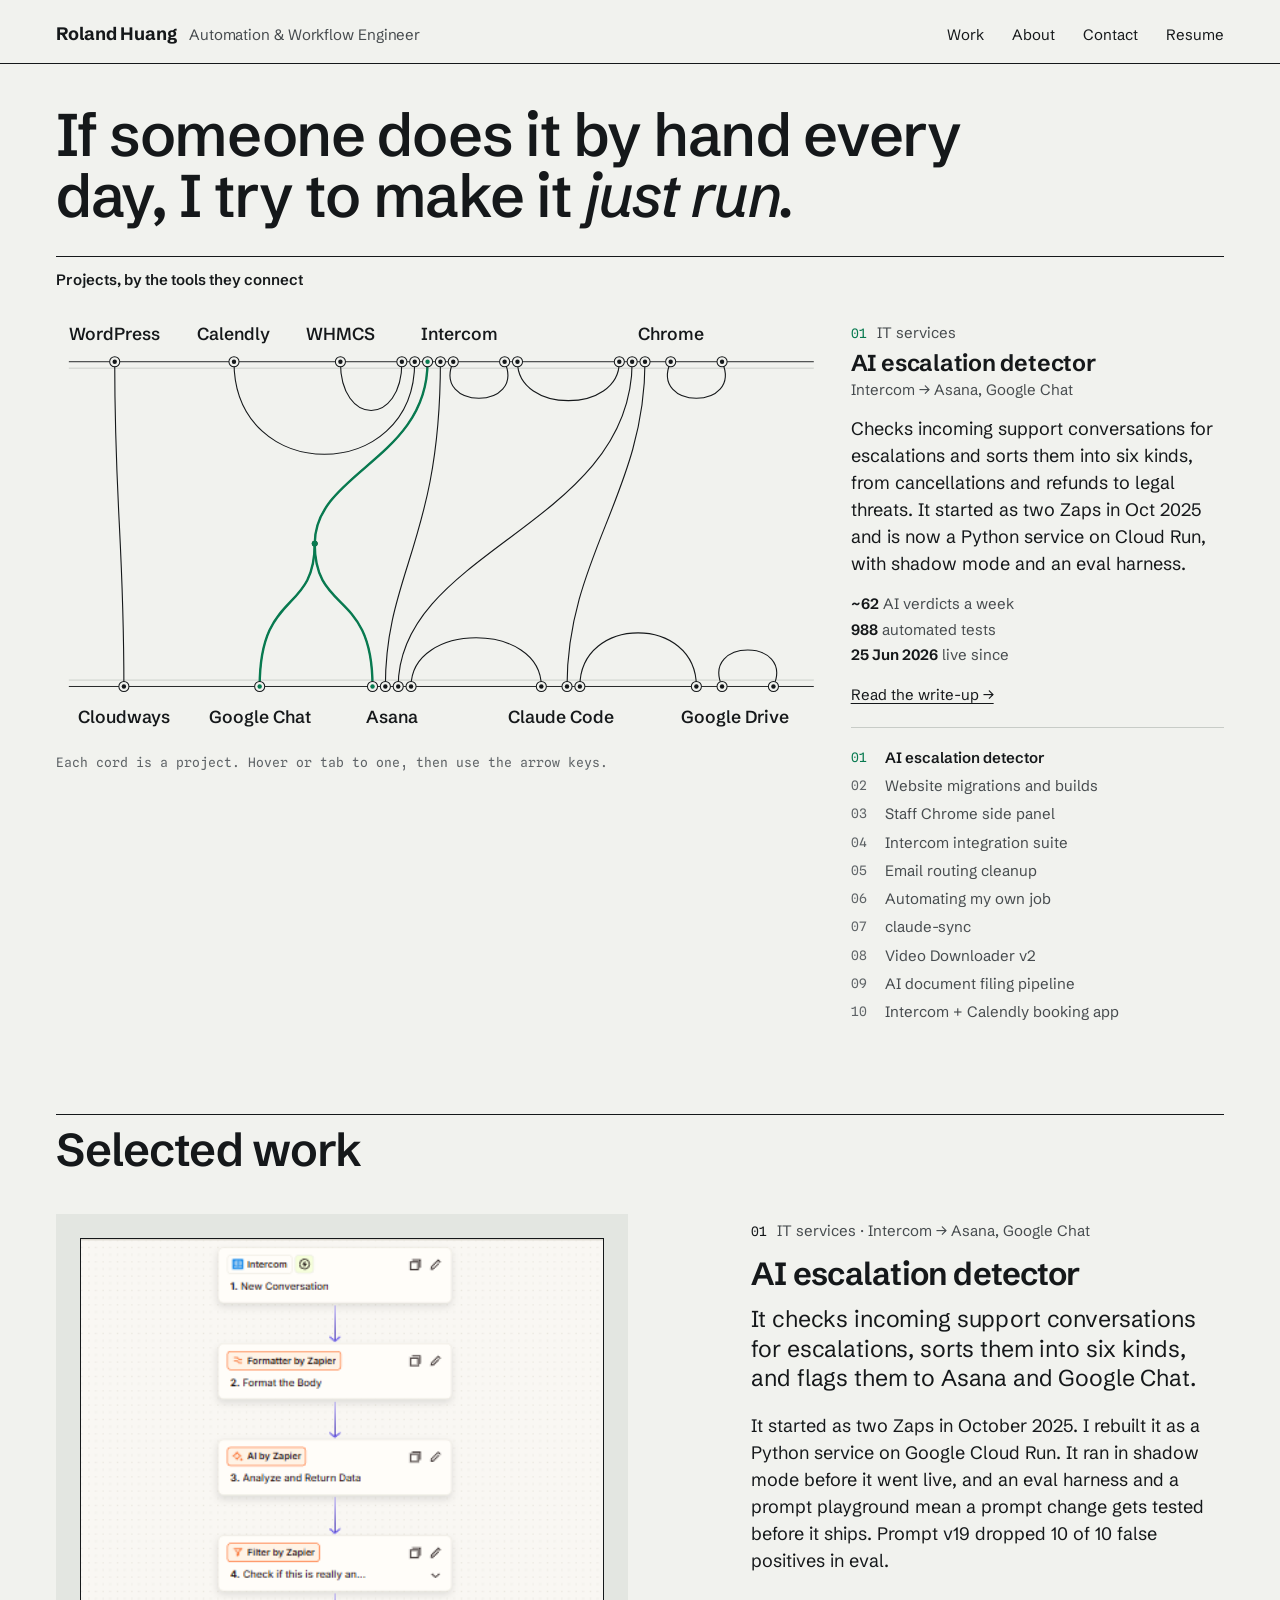
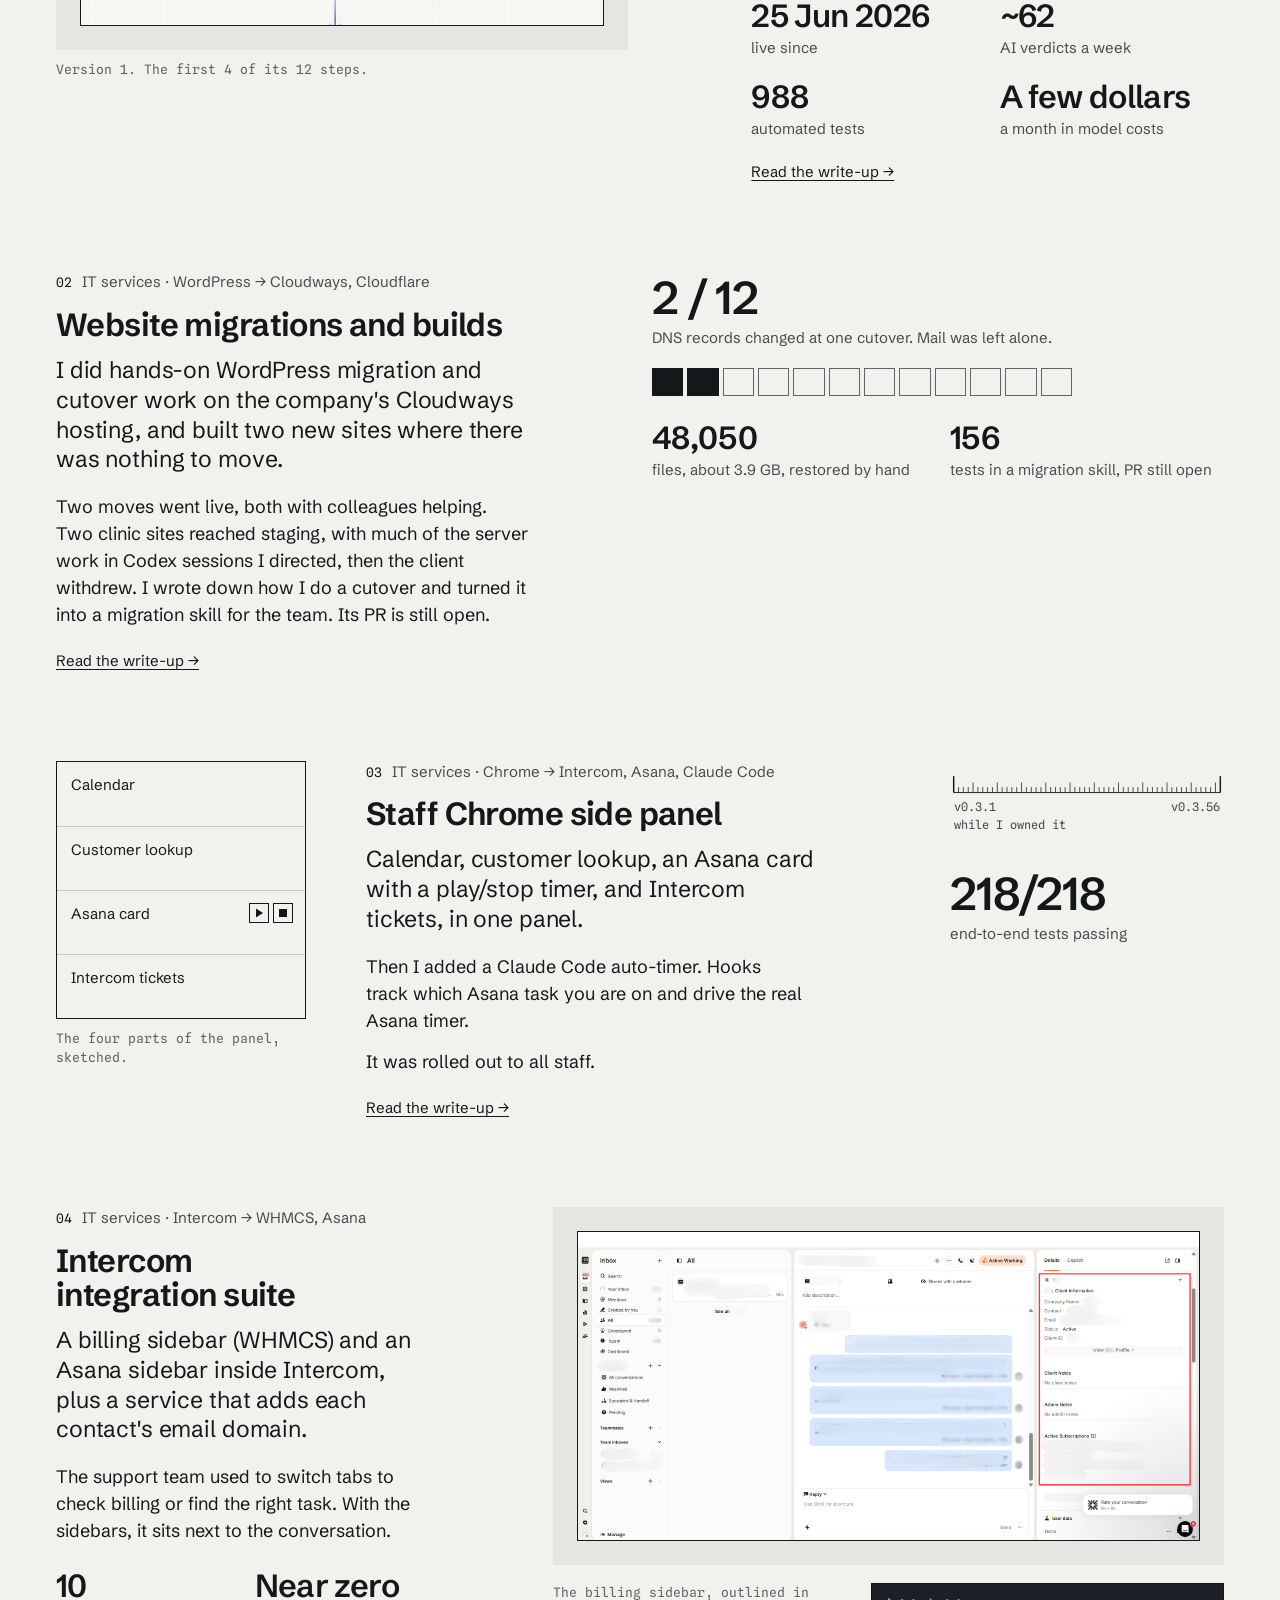
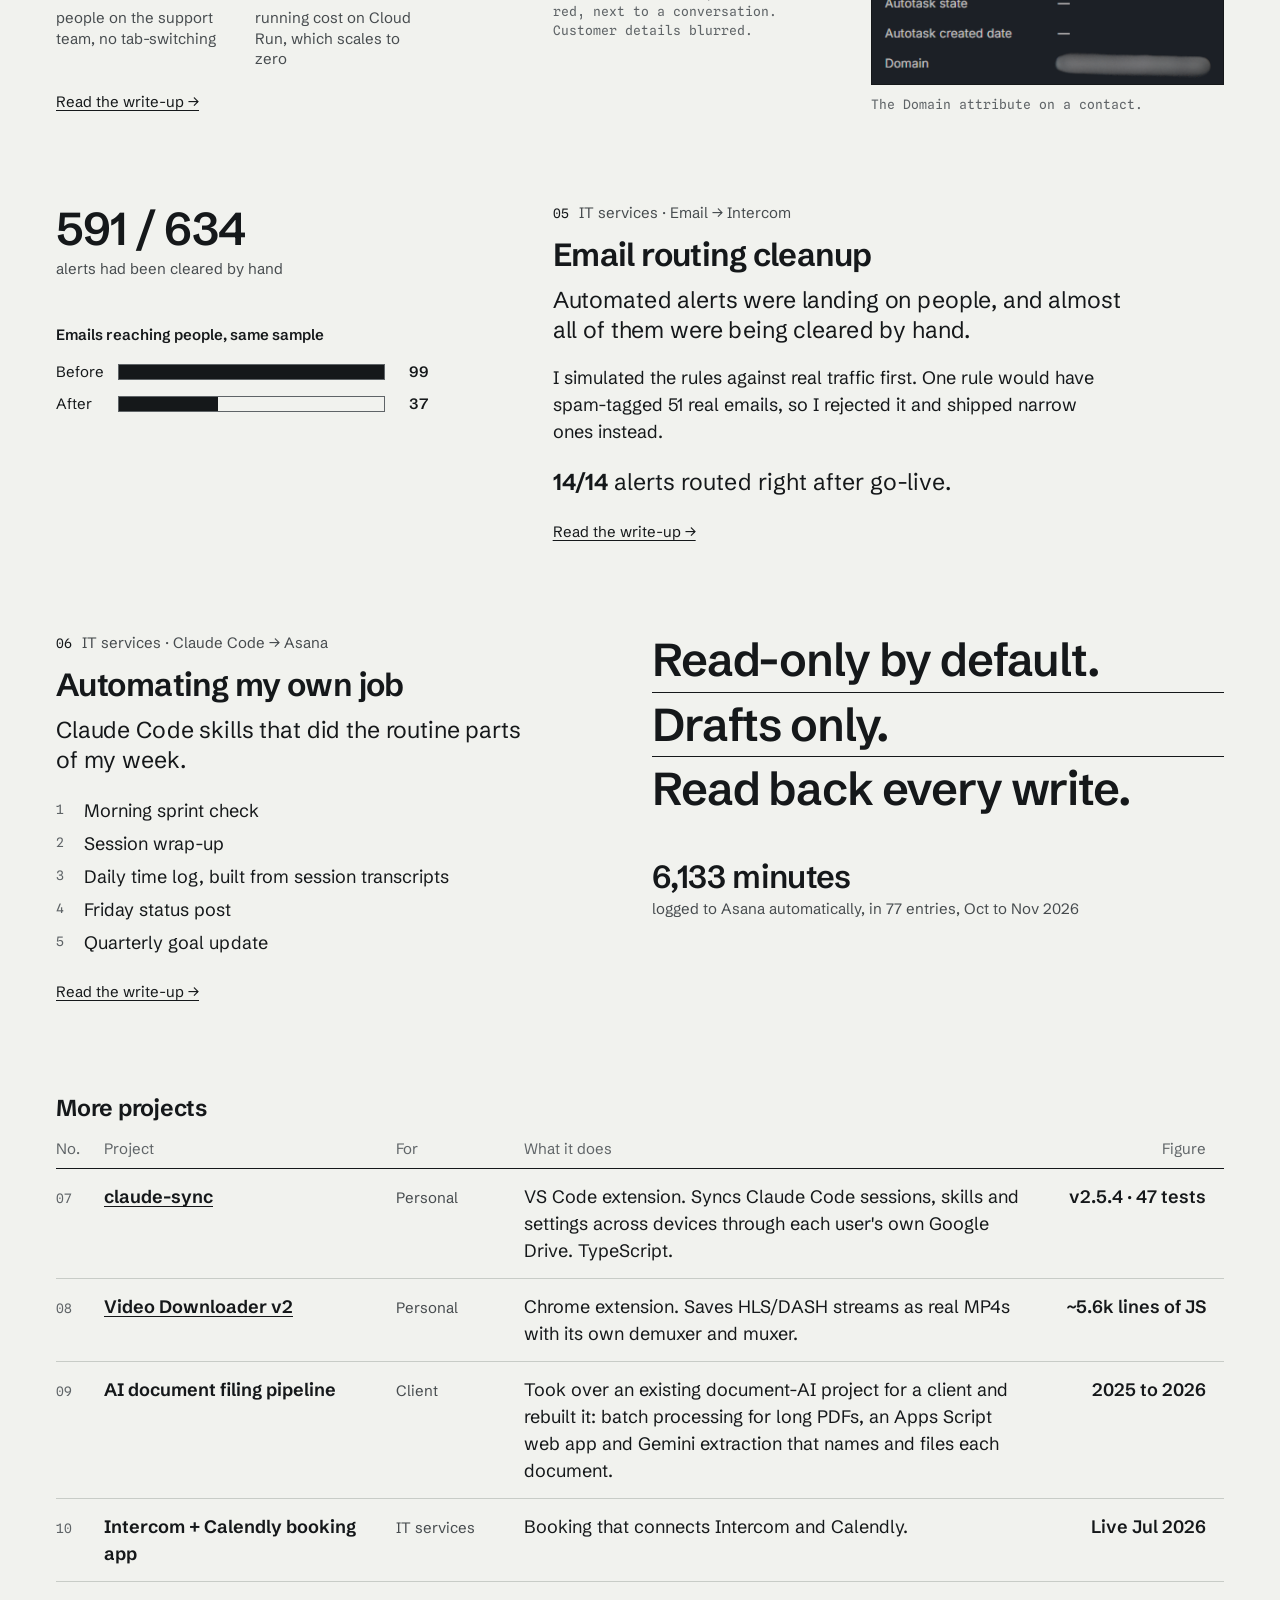
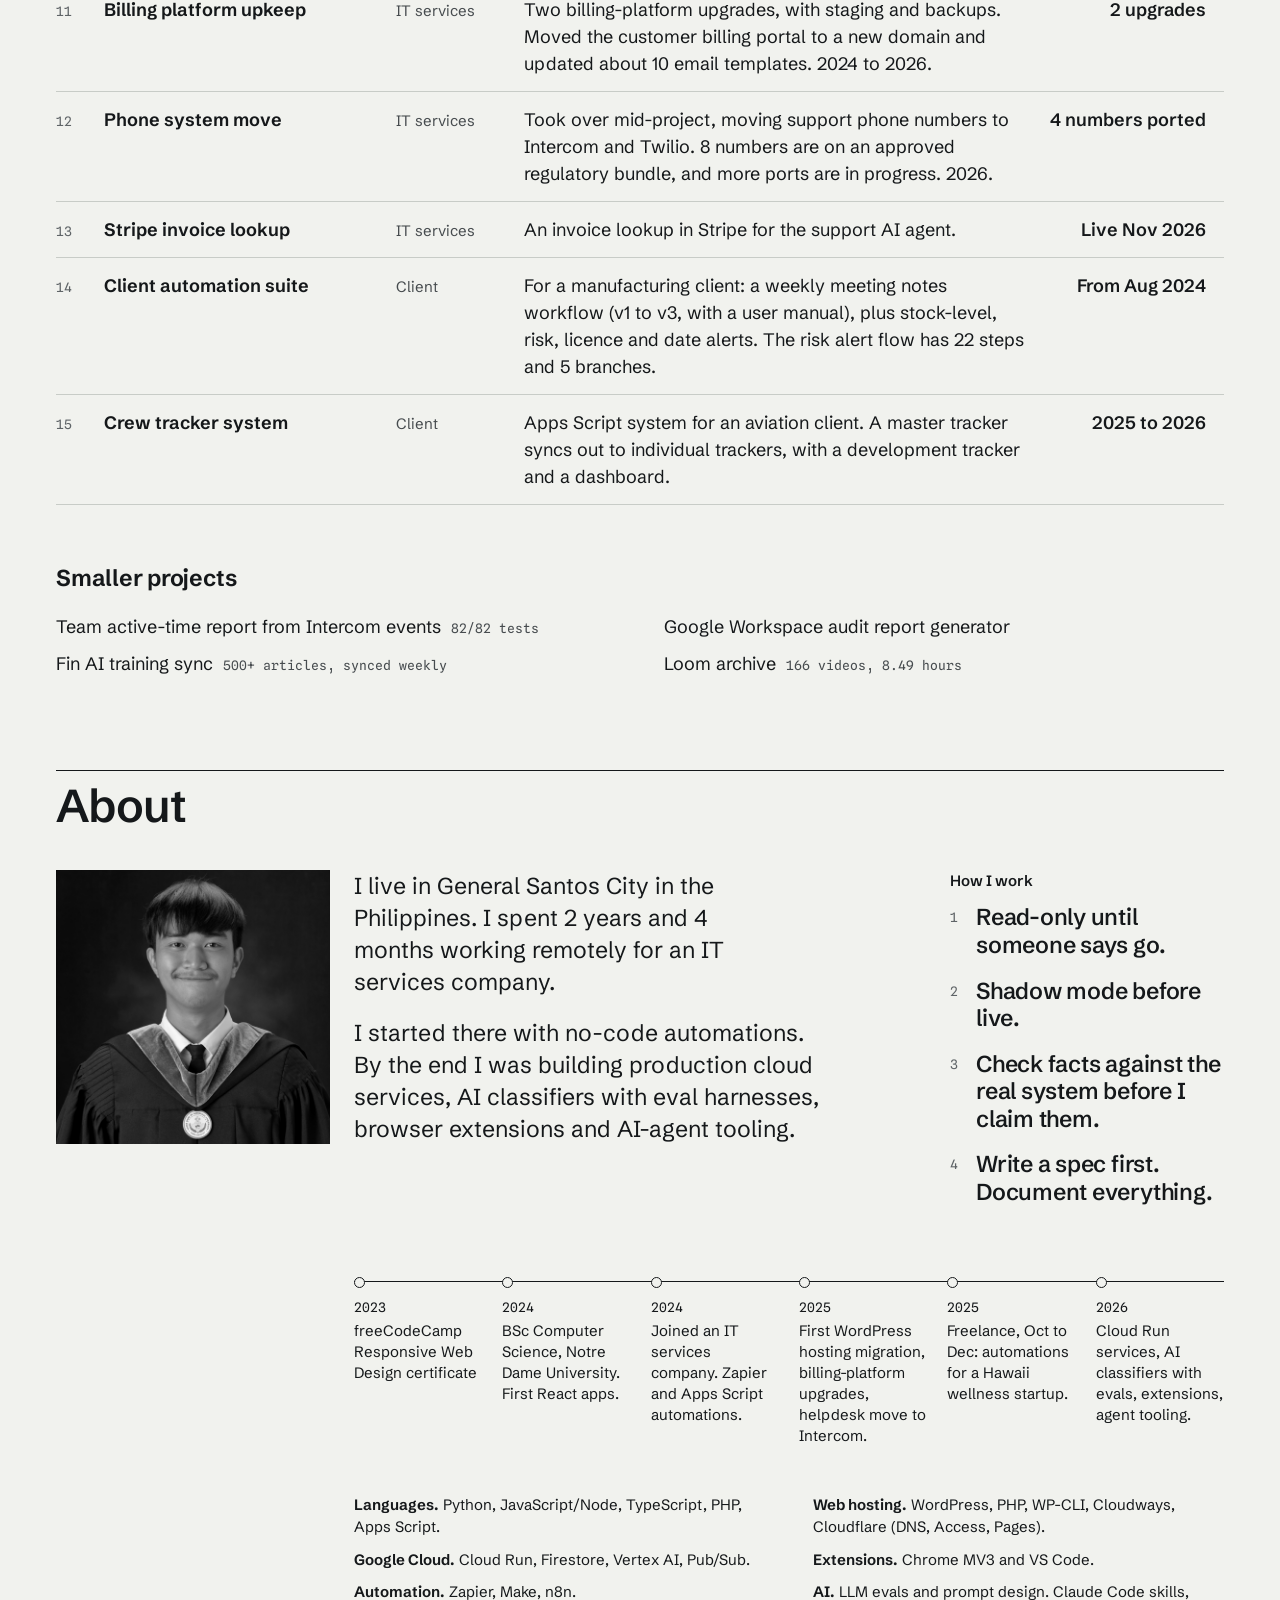
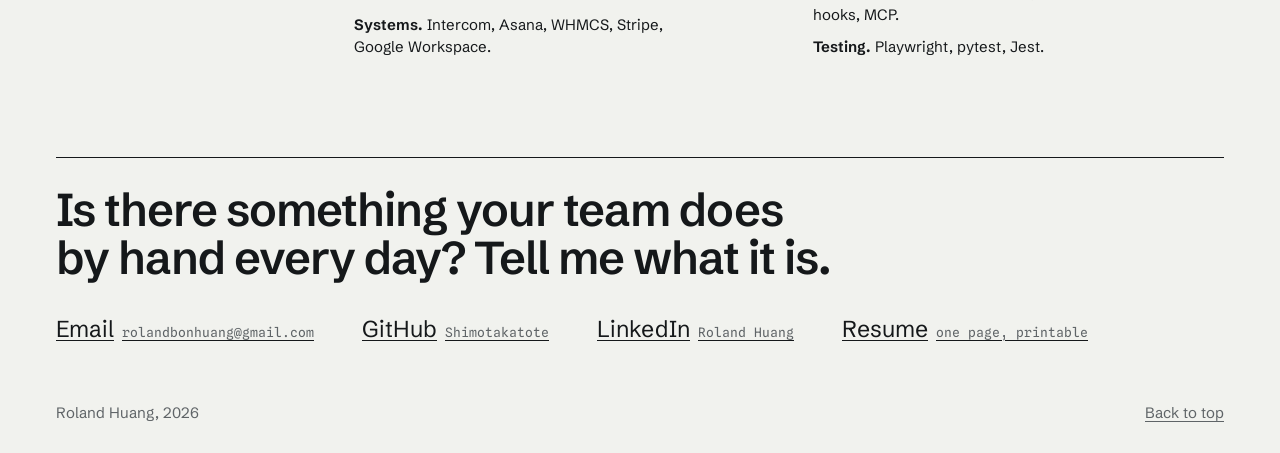
<file: index.html>
<!DOCTYPE html>
<html lang="en">
<head>
<meta charset="utf-8">
<meta name="viewport" content="width=device-width, initial-scale=1">
<title>Roland Huang · Automation &amp; Workflow Engineer</title>
<meta name="description" content="Roland Huang, automation and workflow engineer. I build the tools and automations that let a small support team stop copying data between systems.">
<meta name="author" content="Roland Huang">
<meta name="theme-color" content="#F1F2EE">
<meta name="color-scheme" content="light">
<meta property="og:type" content="website">
<meta property="og:title" content="Roland Huang · Automation &amp; Workflow Engineer">
<meta property="og:description" content="If someone does it by hand every day, I try to make it just run. Projects, write-ups and resume.">
<meta property="og:site_name" content="Roland Huang">
<meta property="og:locale" content="en_US">
<meta name="twitter:card" content="summary">
<link rel="icon" href="favicon.svg" type="image/svg+xml">
<link rel="preconnect" href="https://fonts.googleapis.com">
<link rel="preconnect" href="https://fonts.gstatic.com" crossorigin>
<link href="https://fonts.googleapis.com/css2?family=Schibsted+Grotesk:ital,wght@0,400..900;1,400..900&amp;family=Spline+Sans+Mono:wght@400;500&amp;display=swap" rel="stylesheet">
<link rel="stylesheet" href="assets/css/site.css">
</head>
<body>
<a class="skip" href="#main">Skip to content</a>

<header class="top">
  <div class="wrap">
    <a class="mark" href="index.html">Roland Huang<span>Automation &amp; Workflow Engineer</span></a>
    <nav class="nav" aria-label="Main">
      <a href="#work">Work</a>
      <a href="#about">About</a>
      <a href="#contact">Contact</a>
      <a href="resume.html">Resume</a>
    </nav>
  </div>
</header>

<main id="main">
  <div class="wrap">

    <section class="intro grid">
      <h1>If someone does it by hand every day, I&nbsp;try to make it <i>just&nbsp;run.</i></h1>
    </section>

    <!-- THE BOARD -->
    <section class="switch grid" aria-labelledby="board-title">
      <h2 id="board-title">Projects, by the tools they connect</h2>
      <div class="board-wrap">
        <svg id="board" role="group" aria-labelledby="board-title" aria-describedby="board-hint"></svg>
        <p class="board-hint no-print" id="board-hint">Each cord is a project. Hover or tab to one, then use the arrow keys.</p>
      </div>
      <div class="aside">
        <div class="readout" id="readout">
          <p class="r-meta"><span class="n" id="r-n"></span><span id="r-kind"></span></p>
          <h3 id="r-title"></h3>
          <p class="r-route" id="r-route"></p>
          <p class="r-text" id="r-text"></p>
          <ul class="r-facts" id="r-facts"></ul>
          <a class="r-more" id="r-more" href="#work"></a>
        </div>
        <ol class="index" id="index" aria-label="Projects">
          <li><a href="work/escalation-detector.html"><span class="n">01</span><span>AI escalation detector</span></a></li>
          <li><a href="work/website-migrations.html"><span class="n">02</span><span>Website migrations and builds</span></a></li>
          <li><a href="work/chrome-side-panel.html"><span class="n">03</span><span>Staff Chrome side panel</span></a></li>
          <li><a href="work/intercom-integrations.html"><span class="n">04</span><span>Intercom integration suite</span></a></li>
          <li><a href="work/email-routing.html"><span class="n">05</span><span>Email routing cleanup</span></a></li>
          <li><a href="work/automating-my-job.html"><span class="n">06</span><span>Automating my own job</span></a></li>
          <li><a href="work/claude-sync.html"><span class="n">07</span><span>claude-sync</span></a></li>
          <li><a href="work/video-downloader.html"><span class="n">08</span><span>Video Downloader v2</span></a></li>
          <li><a href="#p-09"><span class="n">09</span><span>AI document filing pipeline</span></a></li>
          <li><a href="#p-10"><span class="n">10</span><span>Intercom + Calendly booking app</span></a></li>
        </ol>
      </div>
    </section>

    <!-- WRITE-UPS -->
    <section class="block" id="work">
      <div class="sec-head"><h2>Selected work</h2></div>

      <article class="work grid" id="w-01">
        <figure class="pic">
          <div class="mat"><div class="crop"><img src="assets/img/escalation-system.png" alt="The first four steps of version 1: new Intercom conversation, format the body, AI analysis, filter" width="855" height="954" loading="lazy"></div></div>
          <figcaption class="cap">Version 1. The first 4 of its 12 steps.</figcaption>
        </figure>
        <div class="txt">
          <p class="meta"><span class="n">01</span>IT services · Intercom → Asana, Google Chat</p>
          <h3><a href="work/escalation-detector.html">AI escalation detector</a></h3>
          <p class="dek">It checks incoming support conversations for escalations, sorts them into six kinds, and flags them to Asana and Google Chat.</p>
          <p>It started as two Zaps in October 2025. I rebuilt it as a Python service on Google Cloud Run. It ran in shadow mode before it went live, and an eval harness and a prompt playground mean a prompt change gets tested before it ships. Prompt v19 dropped 10 of 10 false positives in eval.</p>
          <div class="figs">
            <div class="fig"><b>25 Jun 2026</b><span>live since</span></div>
            <div class="fig"><b>~62</b><span>AI verdicts a week</span></div>
            <div class="fig"><b>988</b><span>automated tests</span></div>
            <div class="fig"><b>A few dollars</b><span>a month in model costs</span></div>
          </div>
          <p class="go"><a href="work/escalation-detector.html">Read the write-up →</a></p>
        </div>
      </article>

      <article class="work grid" id="w-02">
        <div class="txt">
          <p class="meta"><span class="n">02</span>IT services · WordPress → Cloudways, Cloudflare</p>
          <h3><a href="work/website-migrations.html">Website migrations and builds</a></h3>
          <p class="dek">I did hands-on WordPress migration and cutover work on the company's Cloudways hosting, and built two new sites where there was nothing to move.</p>
          <p>Two moves went live, both with colleagues helping. Two clinic sites reached staging, with much of the server work in Codex sessions I directed, then the client withdrew. I wrote down how I do a cutover and turned it into a migration skill for the team. Its PR is still open.</p>
          <p class="go"><a href="work/website-migrations.html">Read the write-up →</a></p>
        </div>
        <div class="side">
          <div class="ratio"><b>2 / 12</b><span>DNS records changed at one cutover. Mail was left alone.</span></div>
          <div class="recs" role="img" aria-label="12 DNS records. 2 were changed at the cutover, 10 were left alone.">
            <i class="ch"></i><i class="ch"></i><i></i><i></i><i></i><i></i><i></i><i></i><i></i><i></i><i></i><i></i>
          </div>
          <div class="figs">
            <div class="fig"><b>48,050</b><span>files, about 3.9 GB, restored by hand</span></div>
            <div class="fig"><b>156</b><span>tests in a migration skill, PR still open</span></div>
          </div>
        </div>
      </article>

      <article class="work grid" id="w-03">
        <figure class="sketch">
          <div class="panel" aria-hidden="true">
            <div>Calendar</div>
            <div>Customer lookup</div>
            <div>Asana card<span class="timer"><svg width="44" height="20" viewBox="0 0 44 20"><rect x=".5" y=".5" width="19" height="19" fill="none" stroke="#15181A"/><path d="M7 5.5v9l7-4.5z" fill="#15181A"/><rect x="24.5" y=".5" width="19" height="19" fill="none" stroke="#15181A"/><rect x="30" y="6" width="8" height="8" fill="#15181A"/></svg></span></div>
            <div>Intercom tickets</div>
          </div>
          <figcaption class="cap">The four parts of the panel, sketched.</figcaption>
        </figure>
        <div class="txt">
          <p class="meta"><span class="n">03</span>IT services · Chrome → Intercom, Asana, Claude Code</p>
          <h3><a href="work/chrome-side-panel.html">Staff Chrome side panel</a></h3>
          <p class="dek">Calendar, customer lookup, an Asana card with a play/stop timer, and Intercom tickets, in one panel.</p>
          <p>Then I added a Claude Code auto-timer. Hooks track which Asana task you are on and drive the real Asana timer.</p>
          <p>It was rolled out to all staff.</p>
          <p class="go"><a href="work/chrome-side-panel.html">Read the write-up →</a></p>
        </div>
        <div class="side">
          <div class="ruler" role="img" aria-label="Releases from v0.3.1 to v0.3.56 while I owned it">
            <svg viewBox="0 0 300 70" id="ruler" aria-hidden="true"></svg>
          </div>
          <div class="big">218/218</div>
          <span>end-to-end tests passing</span>
        </div>
      </article>

      <article class="work grid" id="w-04">
        <div class="txt">
          <p class="meta"><span class="n">04</span>IT services · Intercom → WHMCS, Asana</p>
          <h3><a href="work/intercom-integrations.html">Intercom integration suite</a></h3>
          <p class="dek">A billing sidebar (WHMCS) and an Asana sidebar inside Intercom, plus a service that adds each contact's email domain.</p>
          <p>The support team used to switch tabs to check billing or find the right task. With the sidebars, it sits next to the conversation.</p>
          <div class="figs">
            <div class="fig"><b>10</b><span>people on the support team, no tab-switching</span></div>
            <div class="fig"><b>Near zero</b><span>running cost on Cloud Run, which scales to zero</span></div>
          </div>
          <p class="go"><a href="work/intercom-integrations.html">Read the write-up →</a></p>
        </div>
        <div class="shots">
          <div class="mat"><img src="assets/img/intercom-sidebar.png" alt="Intercom inbox with the billing sidebar outlined on the right" width="1919" height="950" loading="lazy"></div>
          <div class="under">
            <p class="cap" style="margin:0">The billing sidebar, outlined in red, next to a conversation. Customer details blurred.</p>
            <figure style="margin:0">
              <div class="dark-crop"><img src="assets/img/domain-attribute.png" alt="Intercom contact panel with the Domain attribute" width="877" height="950" loading="lazy"></div>
              <figcaption class="cap">The Domain attribute on a contact.</figcaption>
            </figure>
          </div>
        </div>
      </article>

      <article class="work grid" id="w-05">
        <div class="chart">
          <div class="ratio"><b>591 / 634</b><span>alerts had been cleared by hand</span></div>
          <div class="bars" role="img" aria-label="Emails reaching people in the same sample: 99 before, 37 after">
            <h4 aria-hidden="true">Emails reaching people, same sample</h4>
            <div class="bar-row" aria-hidden="true"><span>Before</span><div class="bar"><i style="width:100%"></i></div><span class="v">99</span></div>
            <div class="bar-row" aria-hidden="true"><span>After</span><div class="bar"><i style="width:37.4%"></i></div><span class="v">37</span></div>
          </div>
        </div>
        <div class="txt">
          <p class="meta"><span class="n">05</span>IT services · Email → Intercom</p>
          <h3><a href="work/email-routing.html">Email routing cleanup</a></h3>
          <p class="dek">Automated alerts were landing on people, and almost all of them were being cleared by hand.</p>
          <p>I simulated the rules against real traffic first. One rule would have spam-tagged 51 real emails, so I rejected it and shipped narrow ones instead.</p>
          <p class="figline"><b>14/14</b> alerts routed right after go-live.</p>
          <p class="go"><a href="work/email-routing.html">Read the write-up →</a></p>
        </div>
      </article>

      <article class="work grid" id="w-06">
        <div class="txt">
          <p class="meta"><span class="n">06</span>IT services · Claude Code → Asana</p>
          <h3><a href="work/automating-my-job.html">Automating my own job</a></h3>
          <p class="dek">Claude Code skills that did the routine parts of my week.</p>
          <ol class="steps">
            <li>Morning sprint check</li>
            <li>Session wrap-up</li>
            <li>Daily time log, built from session transcripts</li>
            <li>Friday status post</li>
            <li>Quarterly goal update</li>
          </ol>
          <p class="go"><a href="work/automating-my-job.html">Read the write-up →</a></p>
        </div>
        <div class="side">
          <p class="rules"><span>Read-only by default.</span><span>Drafts only.</span><span>Read back every write.</span></p>
          <div class="fig"><b>6,133 minutes</b><span>logged to Asana automatically, in 77 entries, Oct to Nov 2026</span></div>
        </div>
      </article>

      <h3 class="more-head" id="more">More projects</h3>
      <table class="tbl">
        <thead><tr><th scope="col">No.</th><th scope="col">Project</th><th scope="col">For</th><th scope="col">What it does</th><th scope="col" style="text-align:right">Figure</th></tr></thead>
        <tbody>
          <tr id="p-07"><td class="n">07</td><td class="name"><a href="work/claude-sync.html">claude-sync</a></td><td class="kind">Personal</td><td>VS Code extension. Syncs Claude Code sessions, skills and settings across devices through each user's own Google Drive. TypeScript.</td><td class="f">v2.5.4 · 47 tests</td></tr>
          <tr id="p-08"><td class="n">08</td><td class="name"><a href="work/video-downloader.html">Video Downloader v2</a></td><td class="kind">Personal</td><td>Chrome extension. Saves HLS/DASH streams as real MP4s with its own demuxer and muxer.</td><td class="f">~5.6k lines of JS</td></tr>
          <tr id="p-09"><td class="n">09</td><td class="name">AI document filing pipeline</td><td class="kind">Client</td><td>Took over an existing document-AI project for a client and rebuilt it: batch processing for long PDFs, an Apps Script web app and Gemini extraction that names and files each document.</td><td class="f">2025 to 2026</td></tr>
          <tr id="p-10"><td class="n">10</td><td class="name">Intercom + Calendly booking app</td><td class="kind">IT services</td><td>Booking that connects Intercom and Calendly.</td><td class="f">Live Jul 2026</td></tr>
          <tr id="p-11"><td class="n">11</td><td class="name">Billing platform upkeep</td><td class="kind">IT services</td><td>Two billing-platform upgrades, with staging and backups. Moved the customer billing portal to a new domain and updated about 10 email templates. 2024 to 2026.</td><td class="f">2 upgrades</td></tr>
          <tr id="p-12"><td class="n">12</td><td class="name">Phone system move</td><td class="kind">IT services</td><td>Took over mid-project, moving support phone numbers to Intercom and Twilio. 8 numbers are on an approved regulatory bundle, and more ports are in progress. 2026.</td><td class="f">4 numbers ported</td></tr>
          <tr id="p-13"><td class="n">13</td><td class="name">Stripe invoice lookup</td><td class="kind">IT services</td><td>An invoice lookup in Stripe for the support AI agent.</td><td class="f">Live Nov 2026</td></tr>
          <tr id="p-14"><td class="n">14</td><td class="name">Client automation suite</td><td class="kind">Client</td><td>For a manufacturing client: a weekly meeting notes workflow (v1 to v3, with a user manual), plus stock-level, risk, licence and date alerts. The risk alert flow has 22 steps and 5 branches.</td><td class="f">From Aug 2024</td></tr>
          <tr id="p-15"><td class="n">15</td><td class="name">Crew tracker system</td><td class="kind">Client</td><td>Apps Script system for an aviation client. A master tracker syncs out to individual trackers, with a development tracker and a dashboard.</td><td class="f">2025 to 2026</td></tr>
        </tbody>
      </table>

      <div class="smalls-wrap">
        <h3 class="more-head">Smaller projects</h3>
        <ul class="smalls">
          <li>Team active-time report from Intercom events<span class="n">82/82 tests</span></li>
          <li>Fin AI training sync<span class="n">500+ articles, synced weekly</span></li>
          <li>Google Workspace audit report generator</li>
          <li>Loom archive<span class="n">166 videos, 8.49 hours</span></li>
        </ul>
      </div>
    </section>

    <!-- ABOUT -->
    <section class="block about" id="about">
      <div class="sec-head"><h2>About</h2></div>
      <div class="grid">
        <figure class="pic">
          <img src="assets/img/roland_portrait.png" alt="Portrait of Roland Huang" width="570" height="570" loading="lazy">
        </figure>
        <div class="bio">
          <p>I live in General Santos City in the Philippines. I spent 2 years and 4 months working remotely for an IT services company.</p>
          <p>I started there with no-code automations. By the end I was building production cloud services, AI classifiers with eval harnesses, browser extensions and AI-agent tooling.</p>
        </div>
        <div class="how">
          <h3>How I work</h3>
          <ol>
            <li>Read-only until someone says go.</li>
            <li>Shadow mode before live.</li>
            <li>Check facts against the real system before I claim them.</li>
            <li>Write a spec first. Document everything.</li>
          </ol>
        </div>
        <ol class="arc" aria-label="Timeline">
          <li><span class="n">2023</span>freeCodeCamp Responsive Web Design certificate</li>
          <li><span class="n">2024</span>BSc Computer Science, Notre Dame University. First React apps.</li>
          <li><span class="n">2024</span>Joined an IT services company. Zapier and Apps Script automations.</li>
          <li><span class="n">2025</span>First WordPress hosting migration, billing-platform upgrades, helpdesk move to Intercom.</li>
          <li><span class="n">2025</span>Freelance, Oct to Dec: automations for a Hawaii wellness startup.</li>
          <li><span class="n">2026</span>Cloud Run services, AI classifiers with evals, extensions, agent tooling.</li>
        </ol>
        <div class="stack">
          <p><b>Languages.</b> Python, JavaScript/Node, TypeScript, PHP, Apps Script.</p>
          <p><b>Google Cloud.</b> Cloud Run, Firestore, Vertex AI, Pub/Sub.</p>
          <p><b>Automation.</b> Zapier, Make, n8n.</p>
          <p><b>Systems.</b> Intercom, Asana, WHMCS, Stripe, Google Workspace.</p>
          <p><b>Web hosting.</b> WordPress, PHP, WP-CLI, Cloudways, Cloudflare (DNS, Access, Pages).</p>
          <p><b>Extensions.</b> Chrome MV3 and VS Code.</p>
          <p><b>AI.</b> LLM evals and prompt design. Claude Code skills, hooks, MCP.</p>
          <p><b>Testing.</b> Playwright, pytest, Jest.</p>
        </div>
      </div>
    </section>

    <!-- CONTACT -->
    <section class="contact" id="contact">
      <div class="inner grid">
        <h2>Is there something your team does by hand every day? Tell me what it is.</h2>
        <div class="links">
          <a href="mailto:rolandbonhuang@gmail.com">Email<span class="n">rolandbonhuang@gmail.com</span></a>
          <a href="https://github.com/Shimotakatote" rel="me">GitHub<span class="n">Shimotakatote</span></a>
          <a href="https://www.linkedin.com/in/roland-huang-1541533a4/" rel="me">LinkedIn<span class="n">Roland Huang</span></a>
          <a href="resume.html">Resume<span class="n">one page, printable</span></a>
        </div>
      </div>
    </section>
  </div>
</main>

<footer>
  <div class="wrap">
    <span>Roland Huang, 2026</span>
    <a class="no-print" href="#main">Back to top</a>
  </div>
</footer>

<script src="assets/js/board.js"></script>
</body>
</html>
</file>
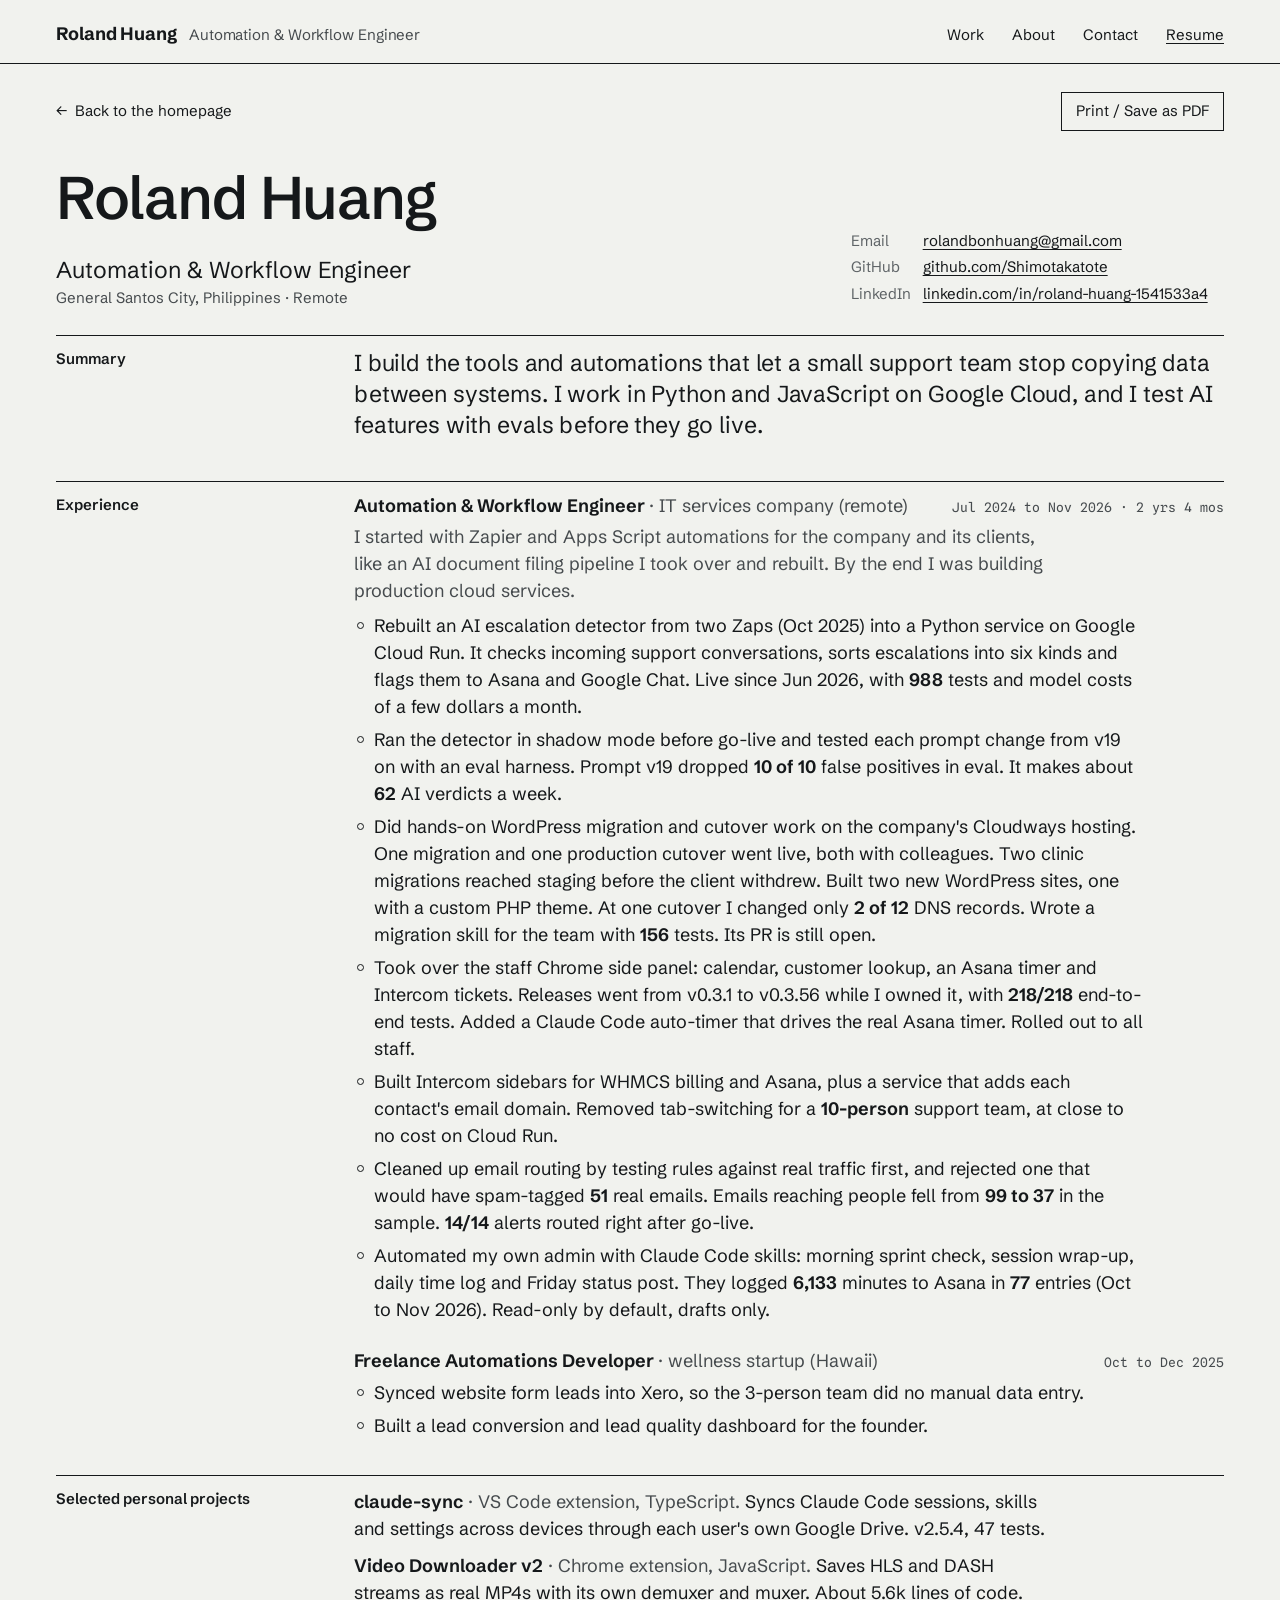
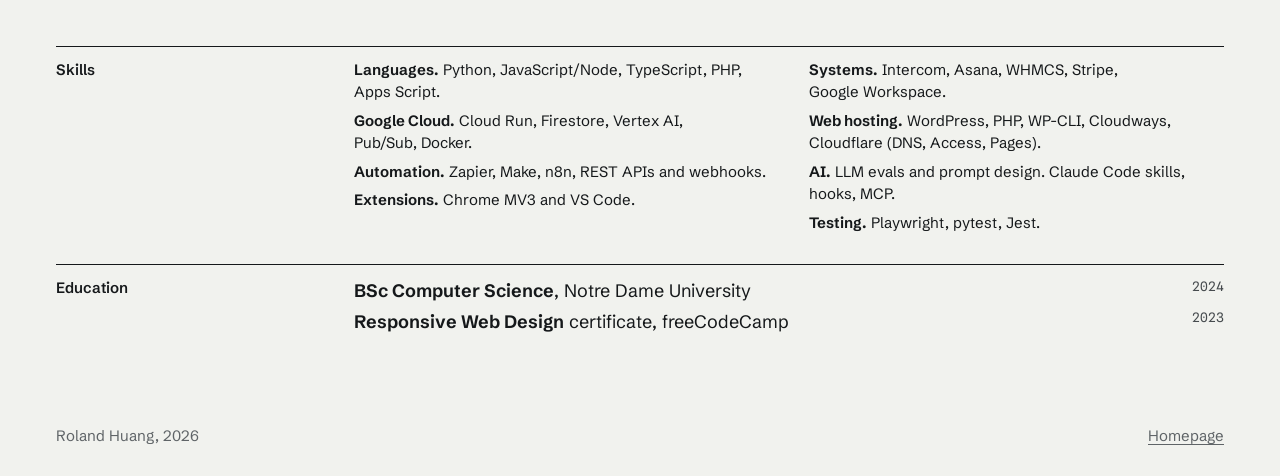
<file: resume.html>
<!DOCTYPE html>
<html lang="en">
<head>
<meta charset="utf-8">
<meta name="viewport" content="width=device-width, initial-scale=1">
<title>Resume · Roland Huang · Automation &amp; Workflow Engineer</title>
<meta name="description" content="One-page resume of Roland Huang, automation and workflow engineer in General Santos City, Philippines. Remote.">
<meta name="author" content="Roland Huang">
<meta name="theme-color" content="#F1F2EE">
<meta name="color-scheme" content="light">
<meta property="og:type" content="profile">
<meta property="og:title" content="Resume · Roland Huang">
<meta property="og:description" content="Automation and workflow engineer. One page, printable.">
<meta property="og:site_name" content="Roland Huang">
<meta name="twitter:card" content="summary">
<link rel="icon" href="favicon.svg" type="image/svg+xml">
<link rel="preconnect" href="https://fonts.googleapis.com">
<link rel="preconnect" href="https://fonts.gstatic.com" crossorigin>
<link href="https://fonts.googleapis.com/css2?family=Schibsted+Grotesk:ital,wght@0,400..900;1,400..900&amp;family=Spline+Sans+Mono:wght@400;500&amp;display=swap" rel="stylesheet">
<link rel="stylesheet" href="assets/css/site.css">
<style>
  /* Resume only. Shared styles live in assets/css/site.css. */
  .cv{padding-top:28px}
  .cv-tools{display:flex;justify-content:space-between;align-items:center;gap:16px;margin:0 0 36px;font-size:var(--fs-s)}
  .cv-back{text-decoration:none}
  .cv-back::before{content:"←";margin-right:8px}
  .cv-back:hover{text-decoration:underline}
  .cv-print{
    font:inherit;font-size:var(--fs-s);color:var(--ink);background:var(--paper);
    border:1px solid var(--ink);border-radius:0;padding:7px 14px;cursor:pointer;
  }
  .cv-print:hover{background:var(--ink);color:var(--paper)}

  .cv-head{align-items:end;padding-bottom:28px}
  .cv-head h1{grid-column:1 / span 8;margin:0;font-size:var(--fs-h1);line-height:1.02;font-weight:560;letter-spacing:-.022em}
  .cv-role{grid-column:1 / span 8;margin:12px 0 0;font-size:var(--fs-l);line-height:1.3}
  .cv-role span{display:block;font-size:var(--fs-s);color:var(--ink-2);margin-top:2px}
  .cv-links{grid-column:9 / span 4;list-style:none;margin:0;padding:0;font-size:var(--fs-s)}
  .cv-links li{display:grid;grid-template-columns:72px minmax(0,1fr);padding:2px 0}
  .cv-links .k{color:var(--ink-3)}
  .cv-links a{overflow-wrap:anywhere}

  .cv-sec{border-top:1px solid var(--ink);padding:12px 0 30px;align-items:start}
  .cv-sec > h2{grid-column:1 / span 3;margin:0;font-size:var(--fs-s);font-weight:600;line-height:1.5}
  .cv-body{grid-column:4 / span 9;min-width:0}
  .cv-body > p{margin:0 0 10px;max-width:64ch}
  .cv-sum{font-size:var(--fs-l);line-height:1.35;letter-spacing:-.006em}

  .cv-job + .cv-job{margin-top:26px}
  .cv-job-h{display:flex;flex-wrap:wrap;justify-content:space-between;align-items:baseline;gap:2px 24px}
  .cv-job h3{margin:0;font-size:var(--fs-m);line-height:1.35;font-weight:650}
  .cv-job h3 span{font-weight:400;color:var(--ink-2)}
  .cv-when{margin:0;font-family:var(--mono);font-size:var(--fs-xs);color:var(--ink-2);white-space:nowrap}
  .cv-intro{margin:4px 0 8px;color:var(--ink-2);max-width:64ch}
  .cv-list{list-style:none;margin:6px 0 0;padding:0;max-width:72ch}
  .cv-list li{position:relative;padding-left:20px;margin:0 0 6px}
  .cv-list li::before{content:"";position:absolute;left:3px;top:.55em;width:5px;height:5px;border:1px solid var(--ink);border-radius:50%}
  .cv b{font-weight:650}

  .cv-proj{margin:0 0 8px;max-width:72ch}
  .cv-proj .k{color:var(--ink-2)}
  .cv-skills{columns:2;column-gap:40px}
  .cv-skills p{margin:0 0 6px;break-inside:avoid;font-size:var(--fs-s);line-height:1.5}
  .cv-edu{list-style:none;margin:0;padding:0}
  .cv-edu li{display:flex;flex-wrap:wrap;justify-content:space-between;gap:2px 24px;margin:0 0 4px}

  @media screen and (max-width: 760px){
    .cv{padding-top:20px}
    .cv-tools{margin-bottom:24px}
    .cv-links{margin-top:20px}
    .cv-sec > h2{margin-bottom:8px}
    .cv-skills{columns:1}
    .cv-when{white-space:normal}
  }

  /* One page on A4 and Letter. The site header, footer and buttons are
     hidden; the content shrinks to a two-column sheet. */
  @media print{
    @page{size:auto;margin:10mm 12mm}
    .top,footer,.cv-tools{display:none !important}
    body{font-size:9.6pt;line-height:1.3}
    .cv{padding:0}
    .grid{column-gap:12px}
    .cv-head{padding-bottom:8pt}
    /* The print sheet is narrower than 760px, so undo the phone rule in
       site.css that stacks every grid child. */
    .cv .cv-head h1{grid-column:1 / span 7 !important;font-size:22pt;letter-spacing:-.015em}
    .cv .cv-role{grid-column:1 / span 7 !important;margin-top:3pt;font-size:11pt}
    .cv-role span{font-size:9pt;margin-top:1pt}
    .cv .cv-links{grid-column:8 / span 5 !important;grid-row:1 / span 2;align-self:end;font-size:8.6pt}
    .cv-links li{grid-template-columns:48pt minmax(0,1fr);padding:0}
    .cv-sec{border-top:.75pt solid #000;padding:3pt 0 4pt;break-inside:avoid}
    .cv .cv-sec > h2{grid-column:1 / span 2 !important;font-size:9.6pt}
    .cv .cv-body{grid-column:3 / span 10 !important}
    .cv-body > p,.cv-intro,.cv-list,.cv-proj{max-width:none}
    .cv-sum{font-size:10pt;line-height:1.38;margin:0}
    .cv-job + .cv-job{margin-top:5pt}
    .cv-job h3{font-size:10pt}
    .cv-when{font-size:8.2pt}
    .cv-intro{margin:1pt 0 3pt}
    .cv-list{margin-top:2pt}
    .cv-list li{padding-left:12pt;margin:0 0 1pt}
    .cv-list li::before{left:1.5pt;top:.5em;width:3.6pt;height:3.6pt;border:.75pt solid #000}
    .cv-proj{margin:0 0 3pt}
    .cv-skills{column-gap:18pt}
    .cv-skills p{font-size:9.3pt;line-height:1.4;margin:0 0 2pt}
    .cv-edu li{margin:0 0 1pt}
  }
</style>
</head>
<body>
<a class="skip" href="#main">Skip to content</a>

<header class="top">
  <div class="wrap">
    <a class="mark" href="index.html">Roland Huang<span>Automation &amp; Workflow Engineer</span></a>
    <nav class="nav" aria-label="Main">
      <a href="index.html#work">Work</a>
      <a href="index.html#about">About</a>
      <a href="index.html#contact">Contact</a>
      <a href="resume.html" aria-current="page">Resume</a>
    </nav>
  </div>
</header>

<main id="main">
  <div class="wrap cv">

    <div class="cv-tools">
      <a class="cv-back" href="index.html">Back to the homepage</a>
      <button type="button" class="cv-print" id="print" hidden>Print / Save as PDF</button>
    </div>

    <header class="cv-head grid">
      <h1>Roland Huang</h1>
      <p class="cv-role">Automation &amp; Workflow Engineer<span>General Santos City, Philippines · Remote</span></p>
      <ul class="cv-links" aria-label="Contact">
        <li><span class="k">Email</span><a href="mailto:rolandbonhuang@gmail.com">rolandbonhuang@gmail.com</a></li>
        <li><span class="k">GitHub</span><a href="https://github.com/Shimotakatote" rel="me">github.com/Shimotakatote</a></li>
        <li><span class="k">LinkedIn</span><a href="https://www.linkedin.com/in/roland-huang-1541533a4/" rel="me">linkedin.com/in/roland-huang-1541533a4</a></li>
      </ul>
    </header>

    <section class="cv-sec grid" aria-labelledby="h-summary">
      <h2 id="h-summary">Summary</h2>
      <div class="cv-body">
        <p class="cv-sum">I build the tools and automations that let a small support team stop copying data between systems. I work in Python and JavaScript on Google Cloud, and I test AI features with evals before they go live.</p>
      </div>
    </section>

    <section class="cv-sec grid" aria-labelledby="h-exp">
      <h2 id="h-exp">Experience</h2>
      <div class="cv-body">
        <article class="cv-job">
          <div class="cv-job-h">
            <h3>Automation &amp; Workflow Engineer <span>· IT services company (remote)</span></h3>
            <p class="cv-when">Jul 2024 to Nov 2026 · 2 yrs 4 mos</p>
          </div>
          <p class="cv-intro">I started with Zapier and Apps Script automations for the company and its clients, like an AI document filing pipeline I took over and rebuilt. By the end I was building production cloud services.</p>
          <ul class="cv-list">
            <li>Rebuilt an AI escalation detector from two Zaps (Oct 2025) into a Python service on Google Cloud Run. It checks incoming support conversations, sorts escalations into six kinds and flags them to Asana and Google Chat. Live since Jun 2026, with <b>988</b> tests and model costs of a few dollars a month.</li>
            <li>Ran the detector in shadow mode before go-live and tested each prompt change from v19 on with an eval harness. Prompt v19 dropped <b>10 of 10</b> false positives in eval. It makes about <b>62</b> AI verdicts a week.</li>
            <li>Did hands-on WordPress migration and cutover work on the company's Cloudways hosting. One migration and one production cutover went live, both with colleagues. Two clinic migrations reached staging before the client withdrew. Built two new WordPress sites, one with a custom PHP theme. At one cutover I changed only <b>2 of 12</b> DNS records. Wrote a migration skill for the team with <b>156</b> tests. Its PR is still open.</li>
            <li>Took over the staff Chrome side panel: calendar, customer lookup, an Asana timer and Intercom tickets. Releases went from v0.3.1 to v0.3.56 while I owned it, with <b>218/218</b> end-to-end tests. Added a Claude Code auto-timer that drives the real Asana timer. Rolled out to all staff.</li>
            <li>Built Intercom sidebars for WHMCS billing and Asana, plus a service that adds each contact's email domain. Removed tab-switching for a <b>10-person</b> support team, at close to no cost on Cloud Run.</li>
            <li>Cleaned up email routing by testing rules against real traffic first, and rejected one that would have spam-tagged <b>51</b> real emails. Emails reaching people fell from <b>99 to 37</b> in the sample. <b>14/14</b> alerts routed right after go-live.</li>
            <li>Automated my own admin with Claude Code skills: morning sprint check, session wrap-up, daily time log and Friday status post. They logged <b>6,133</b> minutes to Asana in <b>77</b> entries (Oct to Nov 2026). Read-only by default, drafts only.</li>
          </ul>
        </article>
        <article class="cv-job">
          <div class="cv-job-h">
            <h3>Freelance Automations Developer <span>· wellness startup (Hawaii)</span></h3>
            <p class="cv-when">Oct to Dec 2025</p>
          </div>
          <ul class="cv-list">
            <li>Synced website form leads into Xero, so the 3-person team did no manual data entry.</li>
            <li>Built a lead conversion and lead quality dashboard for the founder.</li>
          </ul>
        </article>
      </div>
    </section>

    <section class="cv-sec grid" aria-labelledby="h-proj">
      <h2 id="h-proj">Selected personal projects</h2>
      <div class="cv-body">
        <p class="cv-proj"><b>claude-sync</b> <span class="k">· VS Code extension, TypeScript.</span> Syncs Claude Code sessions, skills and settings across devices through each user's own Google Drive. v2.5.4, 47 tests.</p>
        <p class="cv-proj"><b>Video Downloader v2</b> <span class="k">· Chrome extension, JavaScript.</span> Saves HLS and DASH streams as real MP4s with its own demuxer and muxer. About 5.6k lines of code.</p>
      </div>
    </section>

    <section class="cv-sec grid" aria-labelledby="h-skills">
      <h2 id="h-skills">Skills</h2>
      <div class="cv-body cv-skills">
        <p><b>Languages.</b> Python, JavaScript/Node, TypeScript, PHP, Apps Script.</p>
        <p><b>Google Cloud.</b> Cloud Run, Firestore, Vertex AI, Pub/Sub, Docker.</p>
        <p><b>Automation.</b> Zapier, Make, n8n, REST APIs and webhooks.</p>
        <p><b>Extensions.</b> Chrome MV3 and VS Code.</p>
        <p><b>Systems.</b> Intercom, Asana, WHMCS, Stripe, Google Workspace.</p>
        <p><b>Web hosting.</b> WordPress, PHP, WP-CLI, Cloudways, Cloudflare (DNS, Access, Pages).</p>
        <p><b>AI.</b> LLM evals and prompt design. Claude Code skills, hooks, MCP.</p>
        <p><b>Testing.</b> Playwright, pytest, Jest.</p>
      </div>
    </section>

    <section class="cv-sec grid" aria-labelledby="h-edu">
      <h2 id="h-edu">Education</h2>
      <div class="cv-body">
        <ul class="cv-edu">
          <li><span><b>BSc Computer Science</b>, Notre Dame University</span><span class="cv-when">2024</span></li>
          <li><span><b>Responsive Web Design</b> certificate, freeCodeCamp</span><span class="cv-when">2023</span></li>
        </ul>
      </div>
    </section>

  </div>
</main>

<footer>
  <div class="wrap">
    <span>Roland Huang, 2026</span>
    <a href="index.html">Homepage</a>
  </div>
</footer>

<script>
  (function(){
    var b = document.getElementById("print");
    if (!b || typeof window.print !== "function") return;
    b.hidden = false;
    b.addEventListener("click", function(){ window.print(); });
  })();
</script>
</body>
</html>
</file>
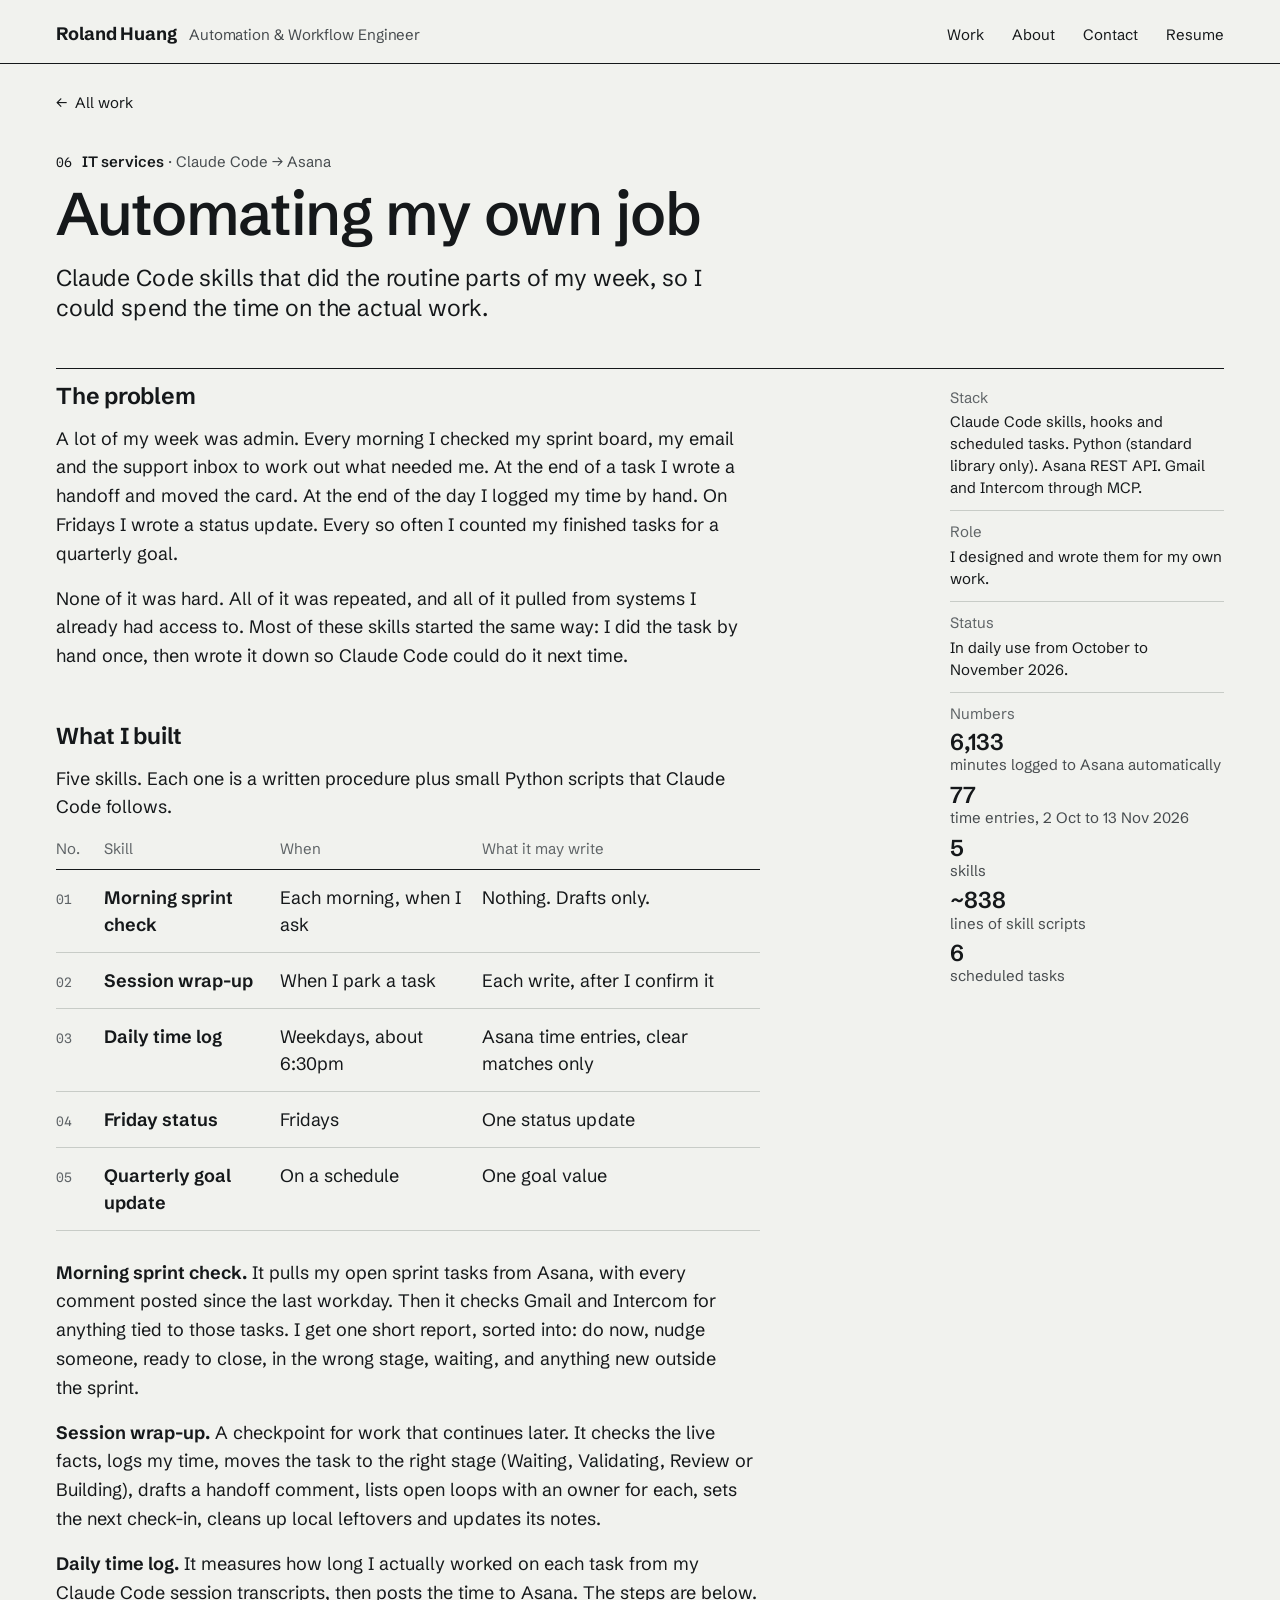
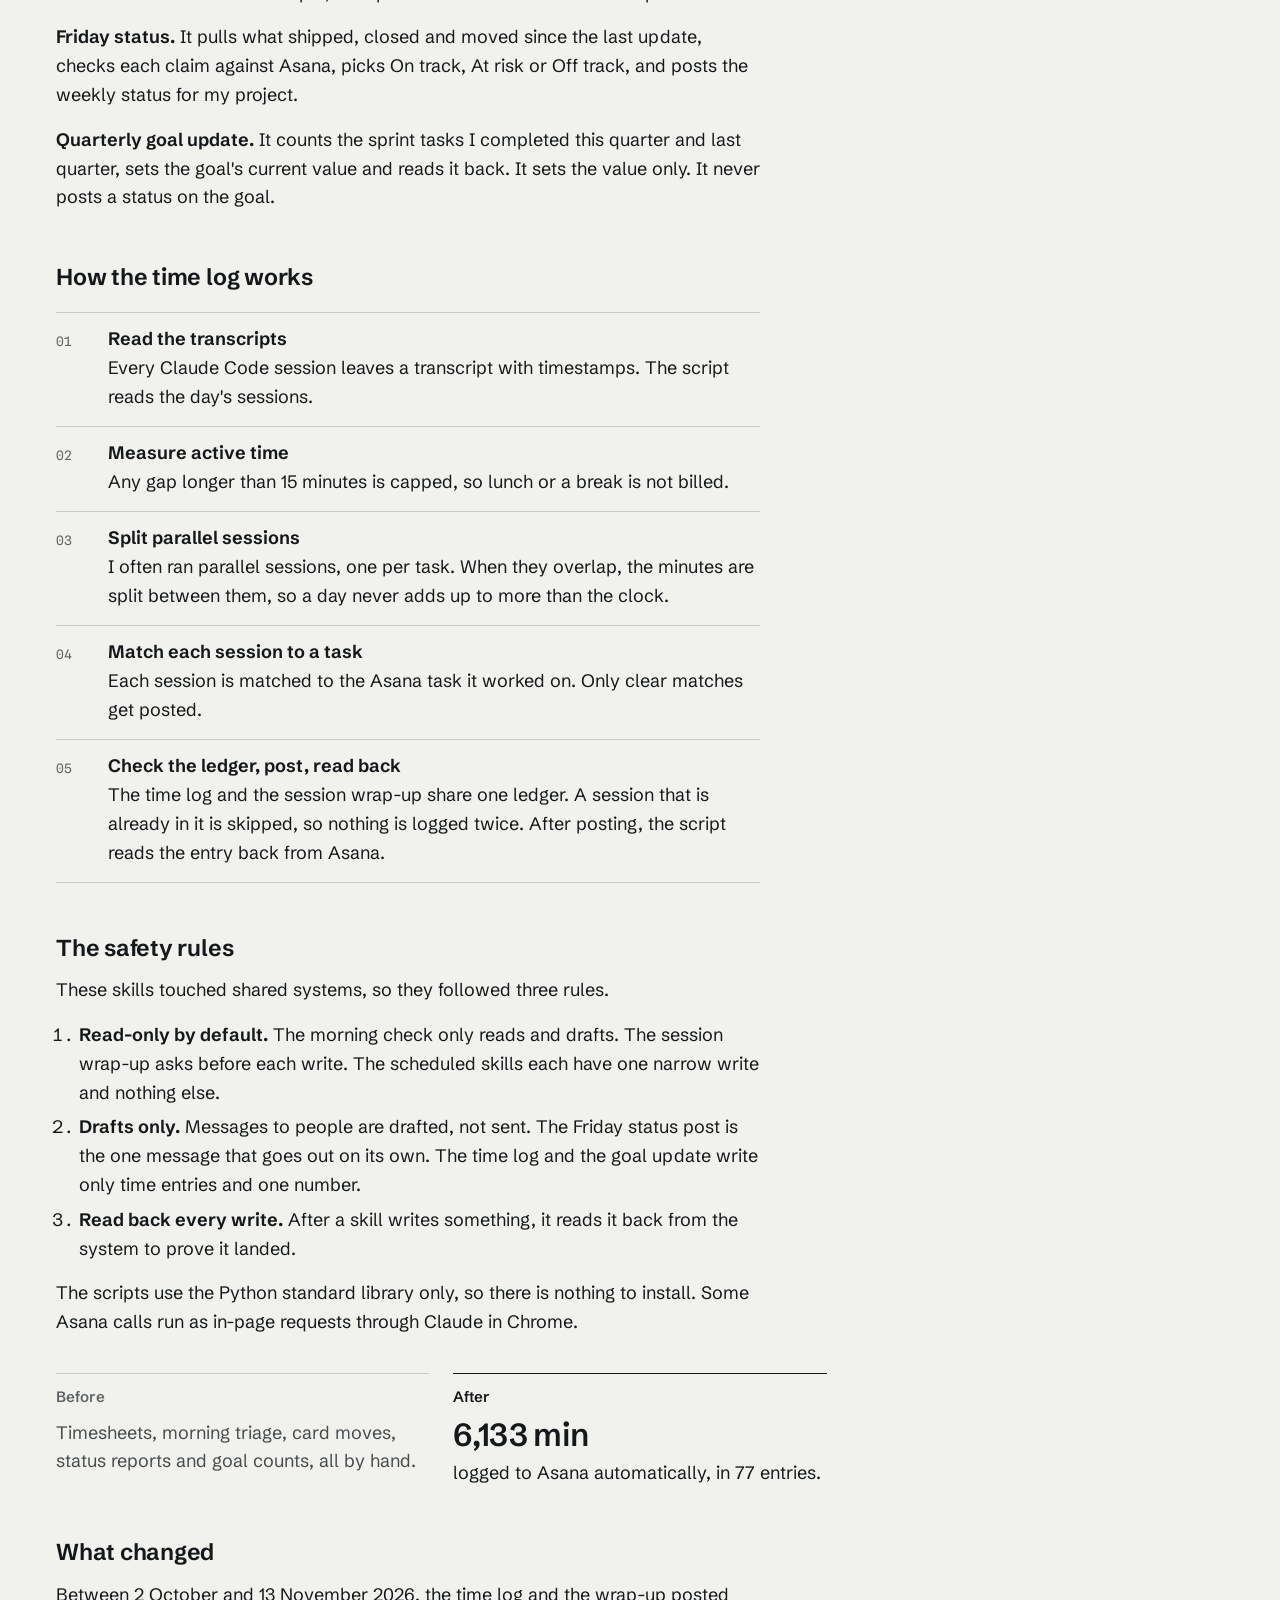
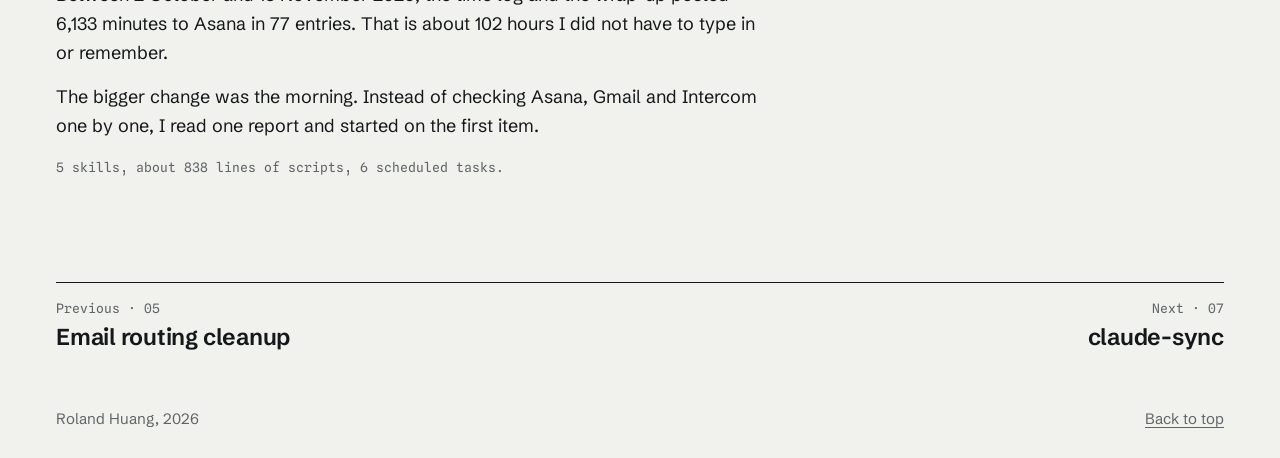
<file: work/automating-my-job.html>
<!DOCTYPE html>
<html lang="en">
<head>
<meta charset="utf-8">
<meta name="viewport" content="width=device-width, initial-scale=1">
<title>Automating my own job · Roland Huang</title>
<meta name="description" content="Claude Code skills that did the routine parts of my week: a morning sprint check, a session wrap-up, a daily time log, a Friday status post and a quarterly goal update.">
<meta name="author" content="Roland Huang">
<meta name="theme-color" content="#F1F2EE">
<meta name="color-scheme" content="light">
<meta property="og:type" content="article">
<meta property="og:title" content="Automating my own job · Roland Huang">
<meta property="og:description" content="Five Claude Code skills, three safety rules, and 6,133 minutes logged to Asana without typing them in.">
<meta property="og:site_name" content="Roland Huang">
<meta property="og:locale" content="en_US">
<meta name="twitter:card" content="summary">
<link rel="icon" href="../favicon.svg" type="image/svg+xml">
<link rel="preconnect" href="https://fonts.googleapis.com">
<link rel="preconnect" href="https://fonts.gstatic.com" crossorigin>
<link href="https://fonts.googleapis.com/css2?family=Schibsted+Grotesk:ital,wght@0,400..900;1,400..900&amp;family=Spline+Sans+Mono:wght@400;500&amp;display=swap" rel="stylesheet">
<link rel="stylesheet" href="../assets/css/site.css">
</head>
<body>
<a class="skip" href="#main">Skip to content</a>

<header class="top">
  <div class="wrap">
    <a class="mark" href="../index.html">Roland Huang<span>Automation &amp; Workflow Engineer</span></a>
    <nav class="nav" aria-label="Main">
      <a href="../index.html#work">Work</a>
      <a href="../index.html#about">About</a>
      <a href="../index.html#contact">Contact</a>
      <a href="../resume.html">Resume</a>
    </nav>
  </div>
</header>

<main id="main">
  <div class="wrap">

    <header class="wu-head grid">
      <p class="wu-back"><a href="../index.html#work">All work</a></p>
      <p class="wu-meta"><span class="n">06</span><span class="wu-label">IT services</span> · Claude Code → Asana</p>
      <h1 class="wu-title">Automating my own job</h1>
      <p class="wu-dek">Claude Code skills that did the routine parts of my week, so I could spend the time on the actual work.</p>
    </header>

    <div class="wu-body grid">
      <aside class="wu-side" aria-label="Project facts">
        <dl class="wu-facts">
          <div><dt>Stack</dt><dd>Claude Code skills, hooks and scheduled tasks. Python (standard library only). Asana REST API. Gmail and Intercom through MCP.</dd></div>
          <div><dt>Role</dt><dd>I designed and wrote them for my own work.</dd></div>
          <div><dt>Status</dt><dd>In daily use from October to November 2026.</dd></div>
          <div><dt>Numbers</dt><dd>
            <ul class="wu-nums">
              <li><b>6,133</b> minutes logged to Asana automatically</li>
              <li><b>77</b> time entries, 2 Oct to 13 Nov 2026</li>
              <li><b>5</b> skills</li>
              <li><b>~838</b> lines of skill scripts</li>
              <li><b>6</b> scheduled tasks</li>
            </ul>
          </dd></div>
        </dl>
      </aside>

      <div class="wu-main">
        <section class="wu-sec">
          <h2>The problem</h2>
          <p>A lot of my week was admin. Every morning I checked my sprint board, my email and the support inbox to work out what needed me. At the end of a task I wrote a handoff and moved the card. At the end of the day I logged my time by hand. On Fridays I wrote a status update. Every so often I counted my finished tasks for a quarterly goal.</p>
          <p>None of it was hard. All of it was repeated, and all of it pulled from systems I already had access to. Most of these skills started the same way: I did the task by hand once, then wrote it down so Claude Code could do it next time.</p>
        </section>

        <section class="wu-sec">
          <h2>What I built</h2>
          <p>Five skills. Each one is a written procedure plus small Python scripts that Claude Code follows.</p>
          <table class="tbl">
            <caption class="visually-hidden">The five skills, when each one ran and what it was allowed to write</caption>
            <thead><tr><th scope="col">No.</th><th scope="col">Skill</th><th scope="col">When</th><th scope="col">What it may write</th></tr></thead>
            <tbody>
              <tr><td class="n">01</td><td class="name">Morning sprint check</td><td data-k="When">Each morning, when I ask</td><td data-k="May write">Nothing. Drafts only.</td></tr>
              <tr><td class="n">02</td><td class="name">Session wrap-up</td><td data-k="When">When I park a task</td><td data-k="May write">Each write, after I confirm it</td></tr>
              <tr><td class="n">03</td><td class="name">Daily time log</td><td data-k="When">Weekdays, about 6:30pm</td><td data-k="May write">Asana time entries, clear matches only</td></tr>
              <tr><td class="n">04</td><td class="name">Friday status</td><td data-k="When">Fridays</td><td data-k="May write">One status update</td></tr>
              <tr><td class="n">05</td><td class="name">Quarterly goal update</td><td data-k="When">On a schedule</td><td data-k="May write">One goal value</td></tr>
            </tbody>
          </table>
          <p><strong>Morning sprint check.</strong> It pulls my open sprint tasks from Asana, with every comment posted since the last workday. Then it checks Gmail and Intercom for anything tied to those tasks. I get one short report, sorted into: do now, nudge someone, ready to close, in the wrong stage, waiting, and anything new outside the sprint.</p>
          <p><strong>Session wrap-up.</strong> A checkpoint for work that continues later. It checks the live facts, logs my time, moves the task to the right stage (Waiting, Validating, Review or Building), drafts a handoff comment, lists open loops with an owner for each, sets the next check-in, cleans up local leftovers and updates its notes.</p>
          <p><strong>Daily time log.</strong> It measures how long I actually worked on each task from my Claude Code session transcripts, then posts the time to Asana. The steps are below.</p>
          <p><strong>Friday status.</strong> It pulls what shipped, closed and moved since the last update, checks each claim against Asana, picks On track, At risk or Off track, and posts the weekly status for my project.</p>
          <p><strong>Quarterly goal update.</strong> It counts the sprint tasks I completed this quarter and last quarter, sets the goal's current value and reads it back. It sets the value only. It never posts a status on the goal.</p>
        </section>

        <section class="wu-sec">
          <h2>How the time log works</h2>
          <ol class="wu-steps">
            <li><h3>Read the transcripts</h3><p>Every Claude Code session leaves a transcript with timestamps. The script reads the day's sessions.</p></li>
            <li><h3>Measure active time</h3><p>Any gap longer than 15 minutes is capped, so lunch or a break is not billed.</p></li>
            <li><h3>Split parallel sessions</h3><p>I often ran parallel sessions, one per task. When they overlap, the minutes are split between them, so a day never adds up to more than the clock.</p></li>
            <li><h3>Match each session to a task</h3><p>Each session is matched to the Asana task it worked on. Only clear matches get posted.</p></li>
            <li><h3>Check the ledger, post, read back</h3><p>The time log and the session wrap-up share one ledger. A session that is already in it is skipped, so nothing is logged twice. After posting, the script reads the entry back from Asana.</p></li>
          </ol>
        </section>

        <section class="wu-sec">
          <h2>The safety rules</h2>
          <p>These skills touched shared systems, so they followed three rules.</p>
          <ol>
            <li><strong>Read-only by default.</strong> The morning check only reads and drafts. The session wrap-up asks before each write. The scheduled skills each have one narrow write and nothing else.</li>
            <li><strong>Drafts only.</strong> Messages to people are drafted, not sent. The Friday status post is the one message that goes out on its own. The time log and the goal update write only time entries and one number.</li>
            <li><strong>Read back every write.</strong> After a skill writes something, it reads it back from the system to prove it landed.</li>
          </ol>
          <p>The scripts use the Python standard library only, so there is nothing to install. Some Asana calls run as in-page requests through Claude in Chrome.</p>
        </section>

        <div class="wu-ba">
          <div class="wu-ba-col">
            <h3 class="wu-ba-k">Before</h3>
            <p>Timesheets, morning triage, card moves, status reports and goal counts, all by hand.</p>
          </div>
          <div class="wu-ba-col">
            <h3 class="wu-ba-k">After</h3>
            <b class="wu-ba-big">6,133 min</b>
            <p>logged to Asana automatically, in 77 entries.</p>
          </div>
        </div>

        <section class="wu-sec">
          <h2>What changed</h2>
          <p>Between 2 October and 13 November 2026, the time log and the wrap-up posted 6,133 minutes to Asana in 77 entries. That is about 102 hours I did not have to type in or remember.</p>
          <p>The bigger change was the morning. Instead of checking Asana, Gmail and Intercom one by one, I read one report and started on the first item.</p>
          <p class="wu-note">5 skills, about 838 lines of scripts, 6 scheduled tasks.</p>
        </section>
      </div>
    </div>

    <nav class="wu-pn" aria-label="More projects">
      <a class="wu-prev" href="email-routing.html"><span class="n">Previous · 05</span><span class="wu-pn-t">Email routing cleanup</span></a>
      <a class="wu-next" href="claude-sync.html"><span class="n">Next · 07</span><span class="wu-pn-t">claude-sync</span></a>
    </nav>

  </div>
</main>

<footer>
  <div class="wrap">
    <span>Roland Huang, 2026</span>
    <a class="no-print" href="#main">Back to top</a>
  </div>
</footer>
</body>
</html>
</file>
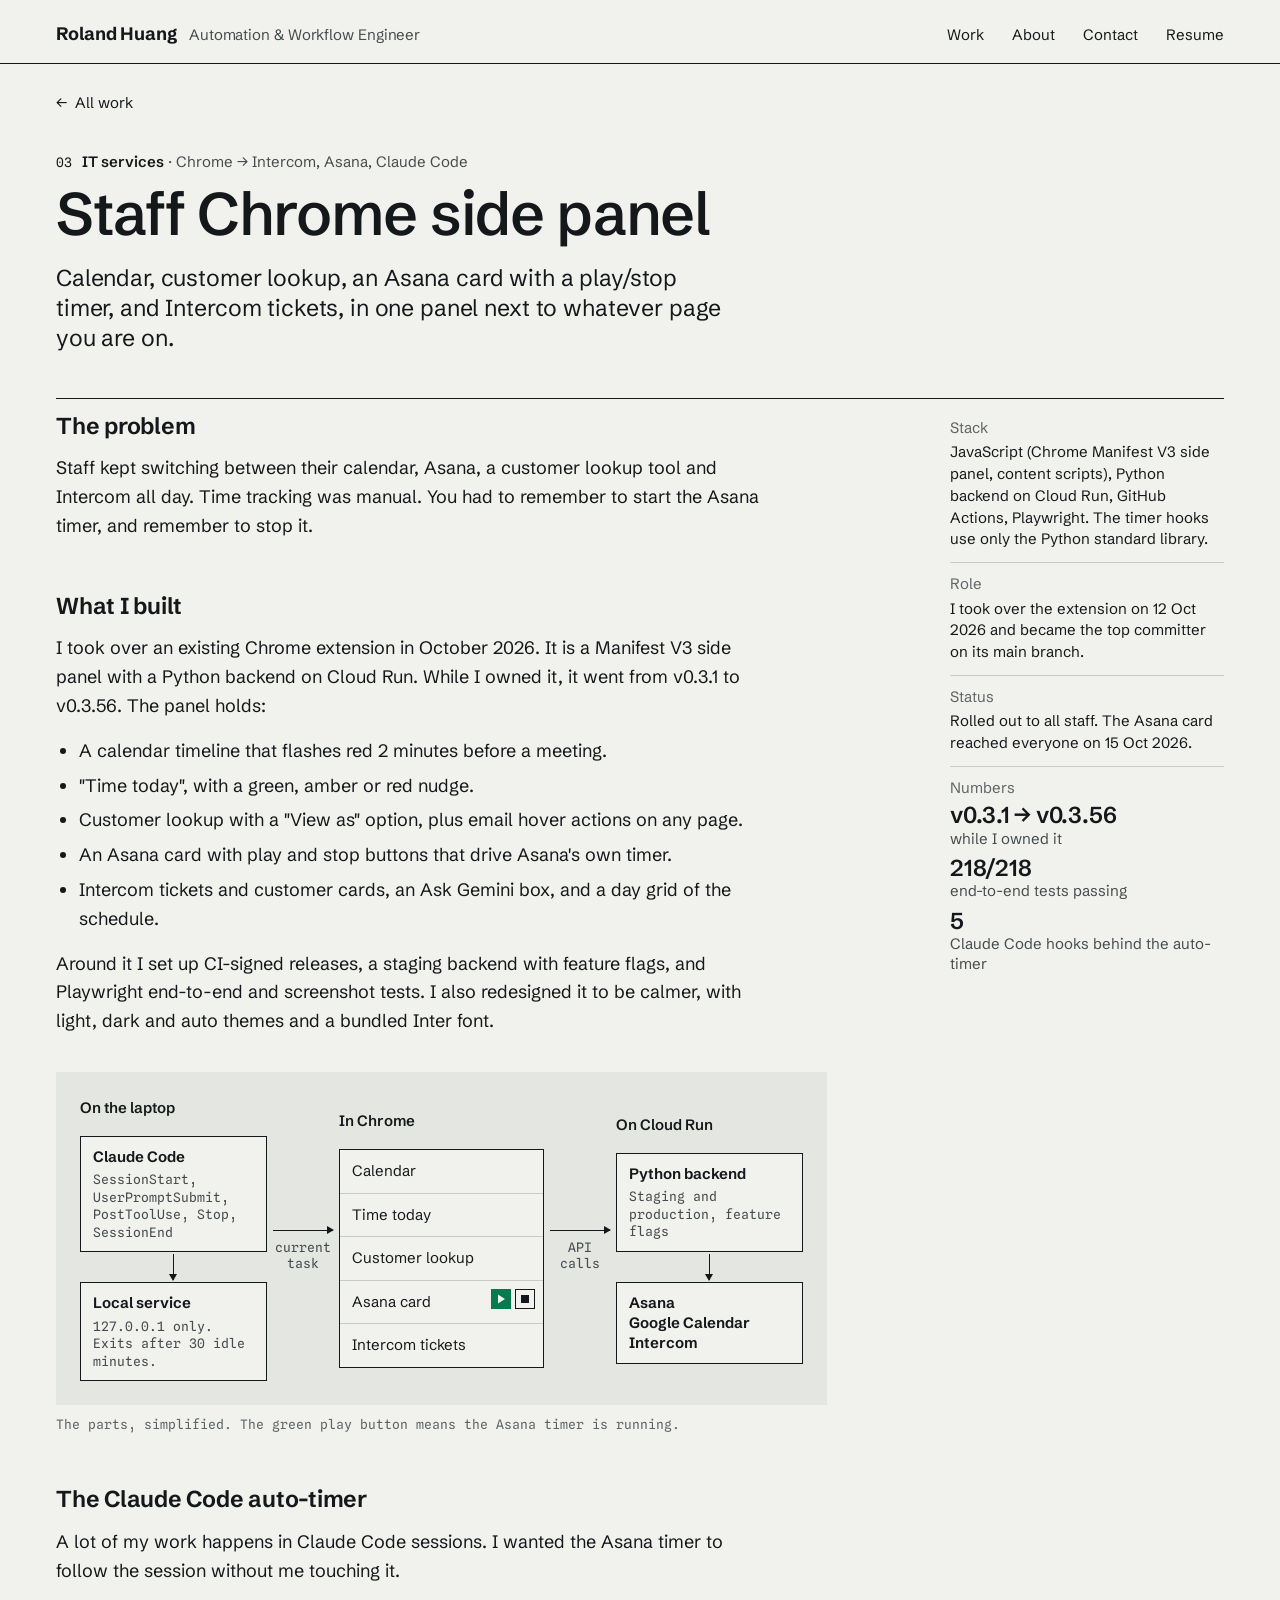
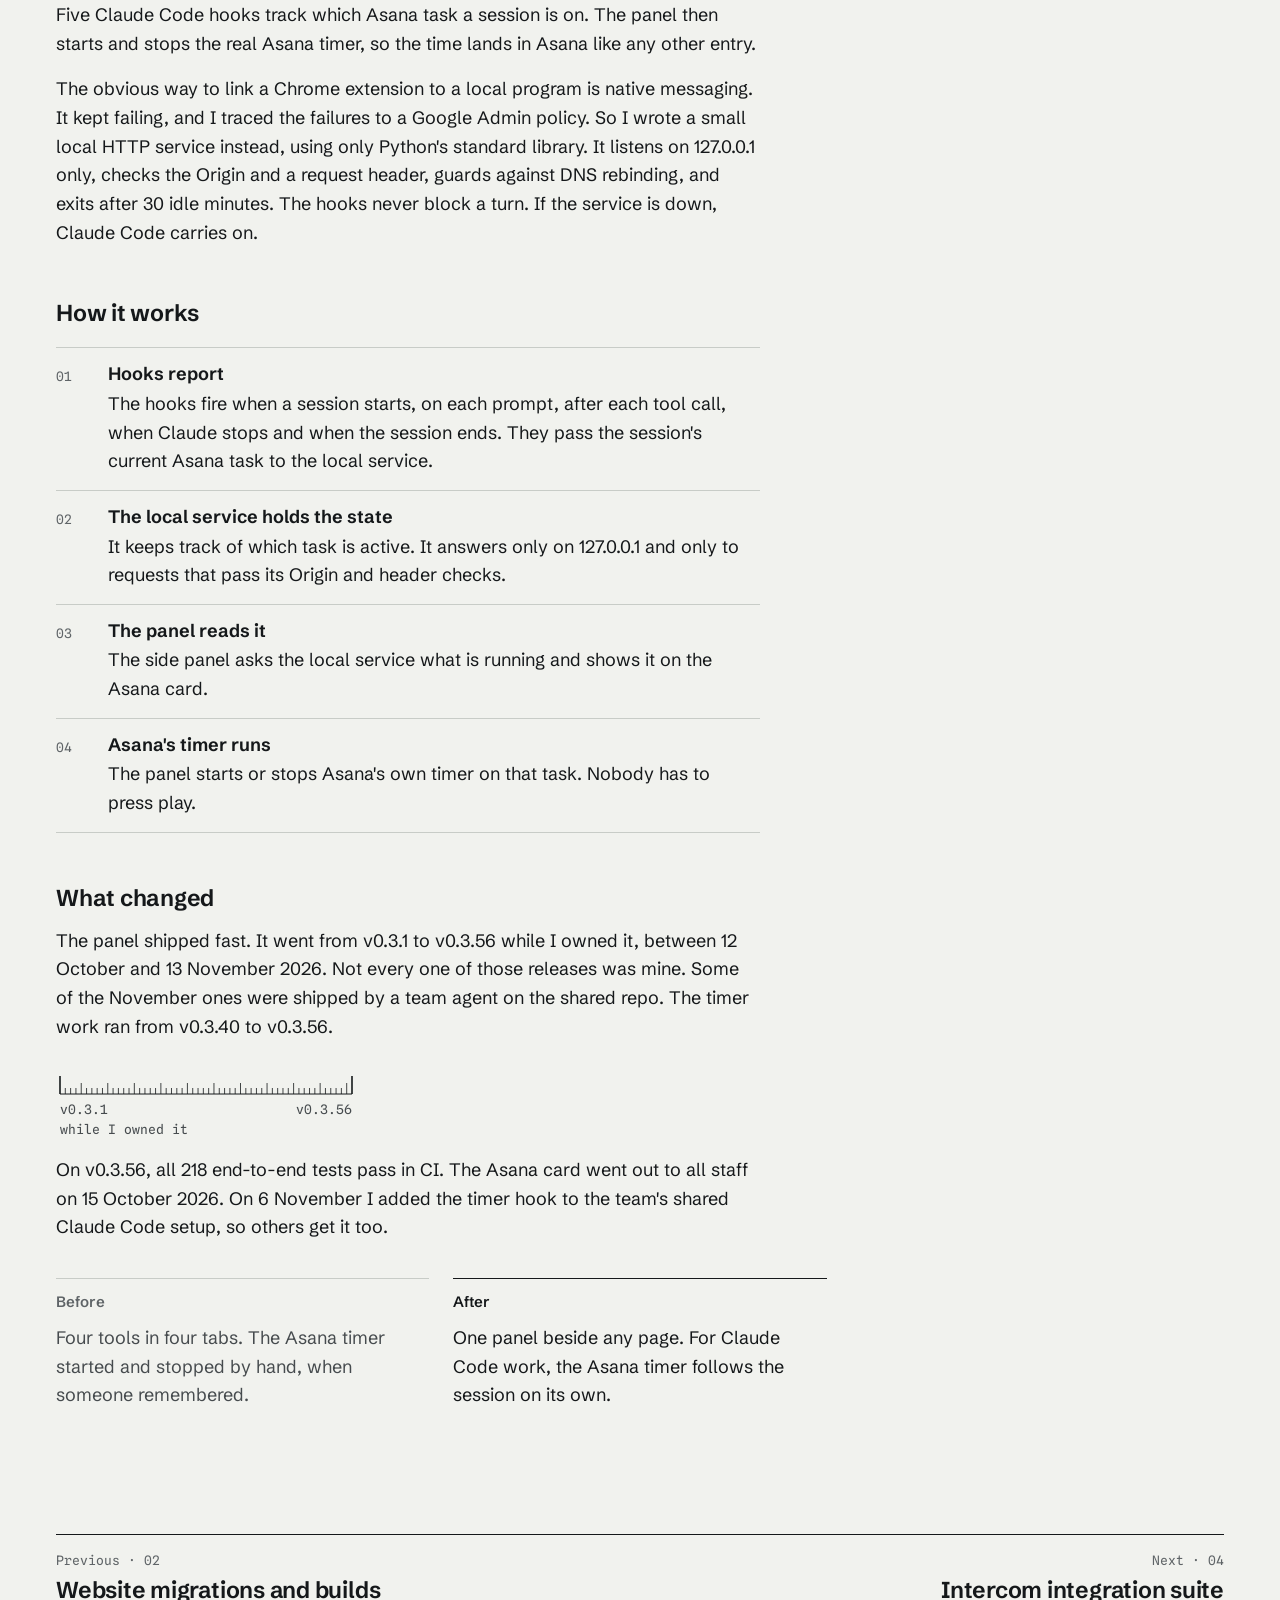
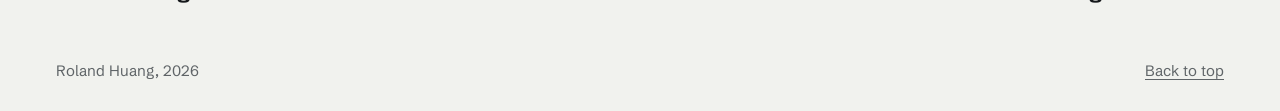
<file: work/chrome-side-panel.html>
<!DOCTYPE html>
<html lang="en">
<head>
<meta charset="utf-8">
<meta name="viewport" content="width=device-width, initial-scale=1">
<title>Staff Chrome side panel · Roland Huang</title>
<meta name="description" content="A Chrome side panel for support staff: calendar, customer lookup, an Asana card with a timer, and Intercom tickets. Plus a Claude Code auto-timer that drives the real Asana timer from hooks.">
<meta name="author" content="Roland Huang">
<meta name="theme-color" content="#F1F2EE">
<meta name="color-scheme" content="light">
<meta property="og:type" content="article">
<meta property="og:title" content="Staff Chrome side panel · Roland Huang">
<meta property="og:description" content="Calendar, customer lookup, an Asana card with a play/stop timer, and Intercom tickets, in one panel.">
<meta property="og:site_name" content="Roland Huang">
<meta property="og:locale" content="en_US">
<meta name="twitter:card" content="summary">
<link rel="icon" href="../favicon.svg" type="image/svg+xml">
<link rel="preconnect" href="https://fonts.googleapis.com">
<link rel="preconnect" href="https://fonts.gstatic.com" crossorigin>
<link href="https://fonts.googleapis.com/css2?family=Schibsted+Grotesk:ital,wght@0,400..900;1,400..900&amp;family=Spline+Sans+Mono:wght@400;500&amp;display=swap" rel="stylesheet">
<link rel="stylesheet" href="../assets/css/site.css">
</head>
<body>
<a class="skip" href="#main">Skip to content</a>

<header class="top">
  <div class="wrap">
    <a class="mark" href="../index.html">Roland Huang<span>Automation &amp; Workflow Engineer</span></a>
    <nav class="nav" aria-label="Main">
      <a href="../index.html#work">Work</a>
      <a href="../index.html#about">About</a>
      <a href="../index.html#contact">Contact</a>
      <a href="../resume.html">Resume</a>
    </nav>
  </div>
</header>

<main id="main">
  <div class="wrap">

    <header class="wu-head grid">
      <p class="wu-back"><a href="../index.html#work">All work</a></p>
      <p class="wu-meta"><span class="n">03</span><span class="wu-label">IT services</span> · Chrome → Intercom, Asana, Claude Code</p>
      <h1 class="wu-title">Staff Chrome side panel</h1>
      <p class="wu-dek">Calendar, customer lookup, an Asana card with a play/stop timer, and Intercom tickets, in one panel next to whatever page you are on.</p>
    </header>

    <div class="wu-body grid">
      <aside class="wu-side" aria-label="Project facts">
        <dl class="wu-facts">
          <div><dt>Stack</dt><dd>JavaScript (Chrome Manifest V3 side panel, content scripts), Python backend on Cloud Run, GitHub Actions, Playwright. The timer hooks use only the Python standard library.</dd></div>
          <div><dt>Role</dt><dd>I took over the extension on 12 Oct 2026 and became the top committer on its main branch.</dd></div>
          <div><dt>Status</dt><dd>Rolled out to all staff. The Asana card reached everyone on 15 Oct 2026.</dd></div>
          <div><dt>Numbers</dt><dd>
            <ul class="wu-nums">
              <li><b>v0.3.1 → v0.3.56</b> while I owned it</li>
              <li><b>218/218</b> end-to-end tests passing</li>
              <li><b>5</b> Claude Code hooks behind the auto-timer</li>
            </ul>
          </dd></div>
        </dl>
      </aside>

      <div class="wu-main">
        <section class="wu-sec">
          <h2>The problem</h2>
          <p>Staff kept switching between their calendar, Asana, a customer lookup tool and Intercom all day. Time tracking was manual. You had to remember to start the Asana timer, and remember to stop it.</p>
        </section>

        <section class="wu-sec">
          <h2>What I built</h2>
          <p>I took over an existing Chrome extension in October 2026. It is a Manifest V3 side panel with a Python backend on Cloud Run. While I owned it, it went from v0.3.1 to v0.3.56. The panel holds:</p>
          <ul>
            <li>A calendar timeline that flashes red 2 minutes before a meeting.</li>
            <li>"Time today", with a green, amber or red nudge.</li>
            <li>Customer lookup with a "View as" option, plus email hover actions on any page.</li>
            <li>An Asana card with play and stop buttons that drive Asana's own timer.</li>
            <li>Intercom tickets and customer cards, an Ask Gemini box, and a day grid of the schedule.</li>
          </ul>
          <p>Around it I set up CI-signed releases, a staging backend with feature flags, and Playwright end-to-end and screenshot tests. I also redesigned it to be calmer, with light, dark and auto themes and a bundled Inter font.</p>
        </section>

        <figure class="wu-fig">
          <div class="mat">
            <div class="sp-map" role="img" aria-label="Diagram. On the laptop, five Claude Code hooks report the current Asana task to a local service on 127.0.0.1. The Chrome side panel reads it from there. The panel has a calendar, time today, customer lookup, an Asana card with a running timer, and Intercom tickets. The panel calls a Python backend on Cloud Run, which talks to Asana, Google Calendar and Intercom.">
              <div class="sp-col">
                <p class="sp-k">On the laptop</p>
                <div class="sp-box"><b>Claude Code</b><span class="n">SessionStart, UserPromptSubmit, PostToolUse, Stop, SessionEnd</span></div>
                <span class="sp-arrow sp-v"></span>
                <div class="sp-box"><b>Local service</b><span class="n">127.0.0.1 only. Exits after 30 idle minutes.</span></div>
              </div>
              <div class="sp-link"><span class="sp-arrow"></span><span class="n">current task</span></div>
              <div class="sp-col">
                <p class="sp-k">In Chrome</p>
                <div class="panel">
                  <div>Calendar</div>
                  <div>Time today</div>
                  <div>Customer lookup</div>
                  <div>Asana card<span class="timer"><svg width="44" height="20" viewBox="0 0 44 20"><rect x=".5" y=".5" width="19" height="19" fill="#087A50" stroke="#087A50"/><path d="M7 5.5v9l7-4.5z" fill="#F1F2EE"/><rect x="24.5" y=".5" width="19" height="19" fill="none" stroke="#15181A"/><rect x="30" y="6" width="8" height="8" fill="#15181A"/></svg></span></div>
                  <div>Intercom tickets</div>
                </div>
              </div>
              <div class="sp-link"><span class="sp-arrow"></span><span class="n">API calls</span></div>
              <div class="sp-col">
                <p class="sp-k">On Cloud Run</p>
                <div class="sp-box"><b>Python backend</b><span class="n">Staging and production, feature flags</span></div>
                <span class="sp-arrow sp-v"></span>
                <div class="sp-box"><b>Asana</b><b>Google Calendar</b><b>Intercom</b></div>
              </div>
            </div>
          </div>
          <figcaption class="cap">The parts, simplified. The green play button means the Asana timer is running.</figcaption>
        </figure>

        <section class="wu-sec">
          <h2>The Claude Code auto-timer</h2>
          <p>A lot of my work happens in Claude Code sessions. I wanted the Asana timer to follow the session without me touching it.</p>
          <p>Five Claude Code hooks track which Asana task a session is on. The panel then starts and stops the real Asana timer, so the time lands in Asana like any other entry.</p>
          <p>The obvious way to link a Chrome extension to a local program is native messaging. It kept failing, and I traced the failures to a Google Admin policy. So I wrote a small local HTTP service instead, using only Python's standard library. It listens on 127.0.0.1 only, checks the Origin and a request header, guards against DNS rebinding, and exits after 30 idle minutes. The hooks never block a turn. If the service is down, Claude Code carries on.</p>
        </section>

        <section class="wu-sec">
          <h2>How it works</h2>
          <ol class="wu-steps">
            <li><h3>Hooks report</h3><p>The hooks fire when a session starts, on each prompt, after each tool call, when Claude stops and when the session ends. They pass the session's current Asana task to the local service.</p></li>
            <li><h3>The local service holds the state</h3><p>It keeps track of which task is active. It answers only on 127.0.0.1 and only to requests that pass its Origin and header checks.</p></li>
            <li><h3>The panel reads it</h3><p>The side panel asks the local service what is running and shows it on the Asana card.</p></li>
            <li><h3>Asana's timer runs</h3><p>The panel starts or stops Asana's own timer on that task. Nobody has to press play.</p></li>
          </ol>
        </section>

        <section class="wu-sec">
          <h2>What changed</h2>
          <p>The panel shipped fast. It went from v0.3.1 to v0.3.56 while I owned it, between 12 October and 13 November 2026. Not every one of those releases was mine. Some of the November ones were shipped by a team agent on the shared repo. The timer work ran from v0.3.40 to v0.3.56.</p>
          <div class="ruler sp-ruler" role="img" aria-label="Releases from v0.3.1 to v0.3.56 while I owned it">
            <svg viewBox="0 0 300 70" id="ruler" aria-hidden="true"></svg>
          </div>
          <p>On v0.3.56, all 218 end-to-end tests pass in CI. The Asana card went out to all staff on 15 October 2026. On 6 November I added the timer hook to the team's shared Claude Code setup, so others get it too.</p>
        </section>

        <div class="wu-ba">
          <div class="wu-ba-col">
            <h3 class="wu-ba-k">Before</h3>
            <p>Four tools in four tabs. The Asana timer started and stopped by hand, when someone remembered.</p>
          </div>
          <div class="wu-ba-col">
            <h3 class="wu-ba-k">After</h3>
            <p>One panel beside any page. For Claude Code work, the Asana timer follows the session on its own.</p>
          </div>
        </div>
      </div>
    </div>

    <nav class="wu-pn" aria-label="More projects">
      <a class="wu-prev" href="website-migrations.html"><span class="n">Previous · 02</span><span class="wu-pn-t">Website migrations and builds</span></a>
      <a class="wu-next" href="intercom-integrations.html"><span class="n">Next · 04</span><span class="wu-pn-t">Intercom integration suite</span></a>
    </nav>

  </div>
</main>

<footer>
  <div class="wrap">
    <span>Roland Huang, 2026</span>
    <a class="no-print" href="#main">Back to top</a>
  </div>
</footer>

<script src="../assets/js/board.js"></script>
</body>
</html>
</file>
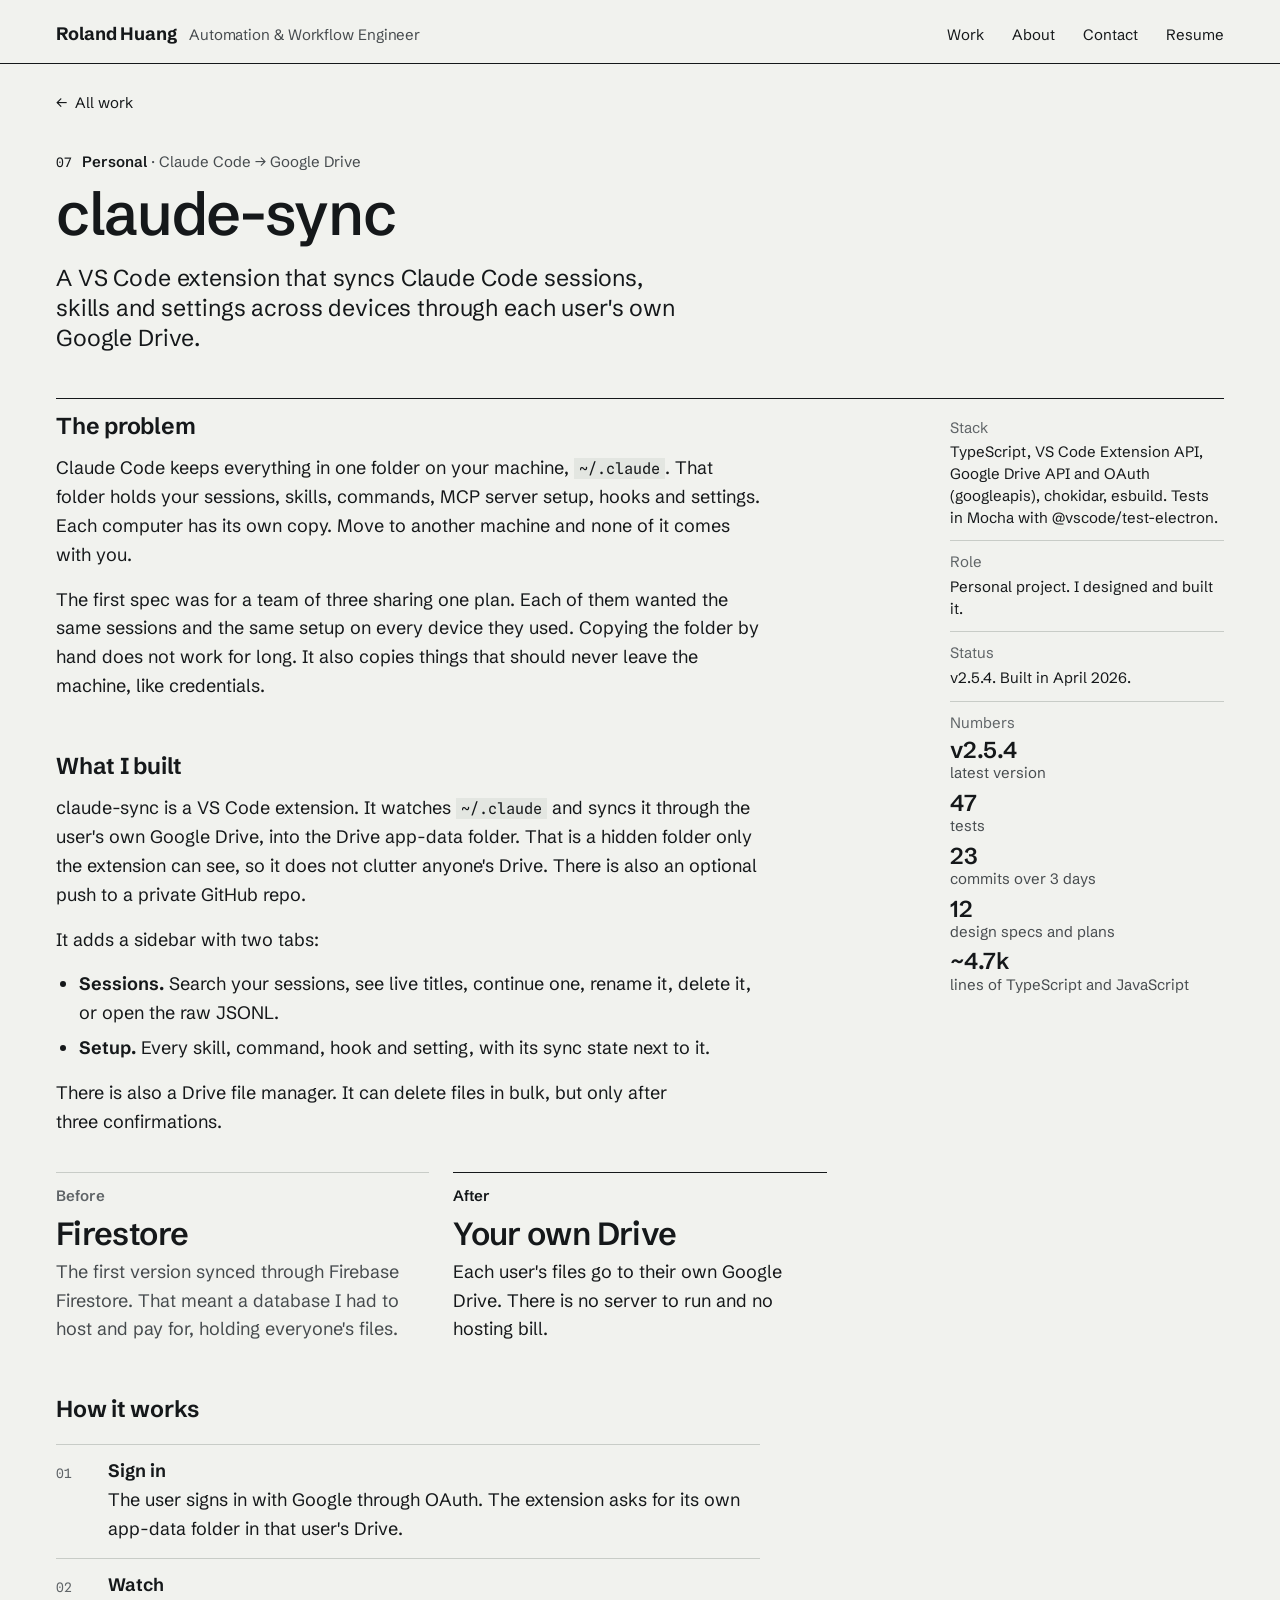
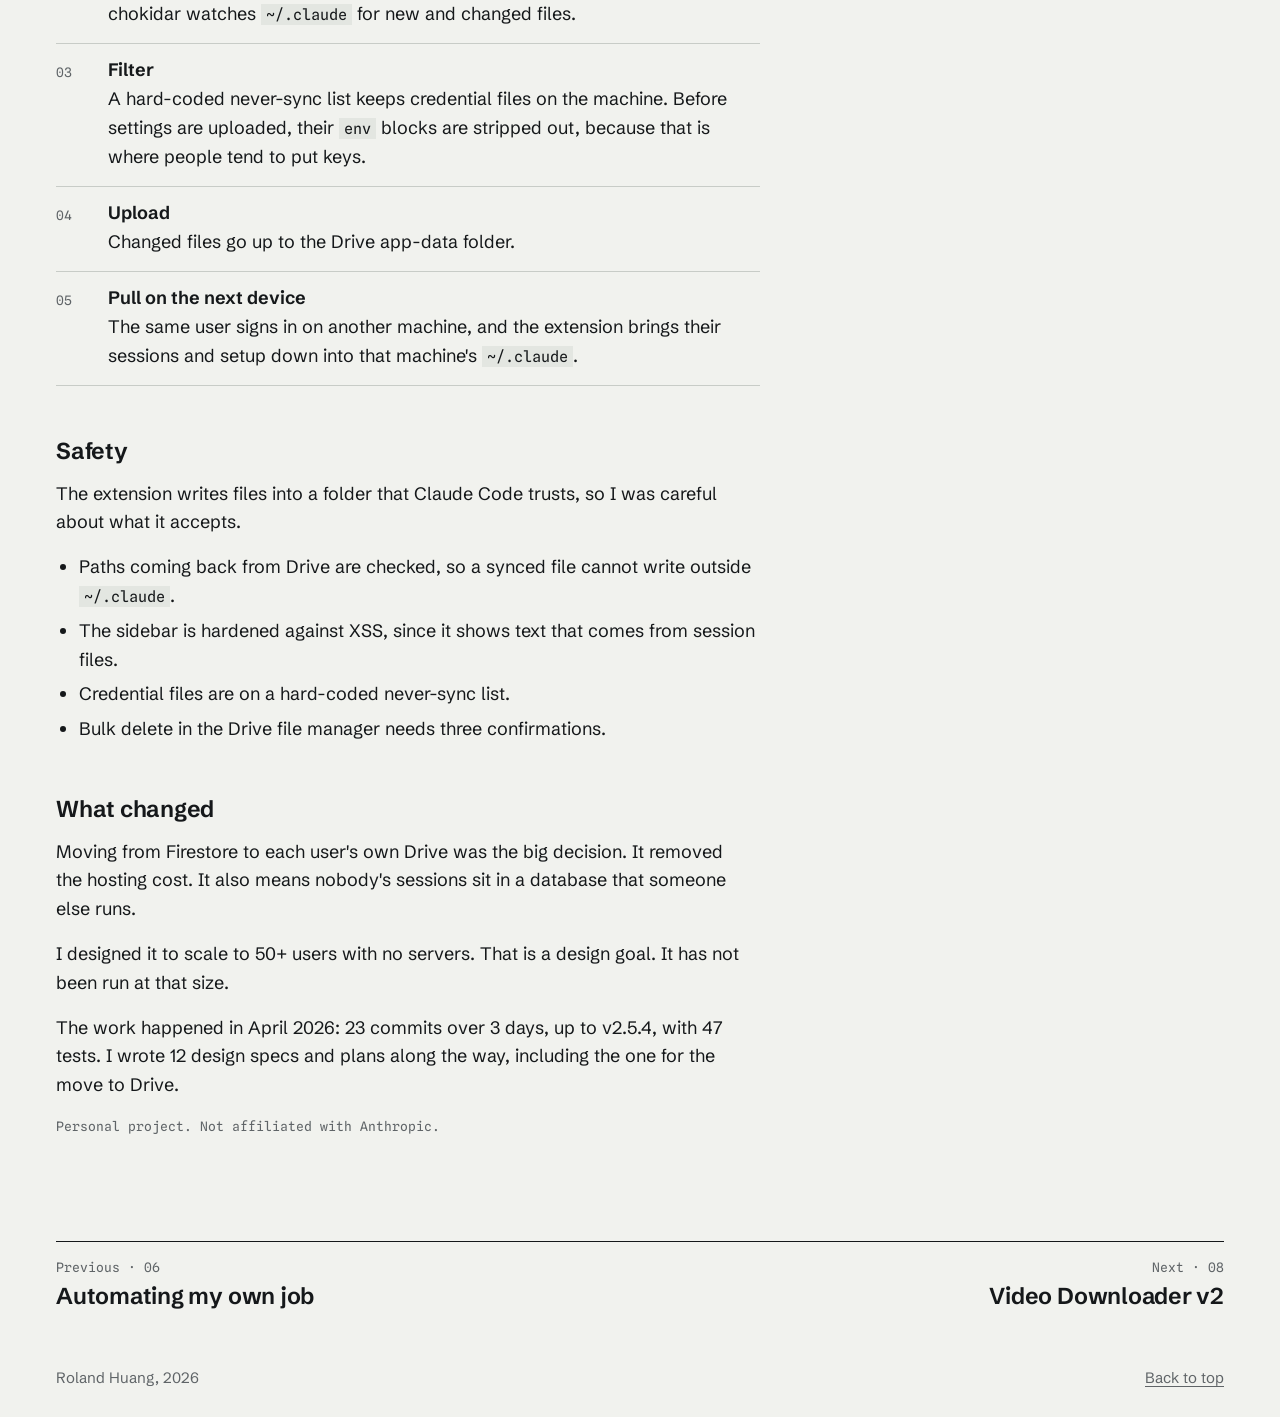
<file: work/claude-sync.html>
<!DOCTYPE html>
<html lang="en">
<head>
<meta charset="utf-8">
<meta name="viewport" content="width=device-width, initial-scale=1">
<title>claude-sync · Roland Huang</title>
<meta name="description" content="claude-sync, a VS Code extension I built. It syncs Claude Code sessions, skills and settings across devices through each user's own Google Drive.">
<meta name="author" content="Roland Huang">
<meta name="theme-color" content="#F1F2EE">
<meta name="color-scheme" content="light">
<meta property="og:type" content="article">
<meta property="og:title" content="claude-sync · Roland Huang">
<meta property="og:description" content="A TypeScript VS Code extension that keeps Claude Code the same on every device, using each user's own Google Drive and no servers.">
<meta property="og:site_name" content="Roland Huang">
<meta property="og:locale" content="en_US">
<meta name="twitter:card" content="summary">
<link rel="icon" href="../favicon.svg" type="image/svg+xml">
<link rel="preconnect" href="https://fonts.googleapis.com">
<link rel="preconnect" href="https://fonts.gstatic.com" crossorigin>
<link href="https://fonts.googleapis.com/css2?family=Schibsted+Grotesk:ital,wght@0,400..900;1,400..900&amp;family=Spline+Sans+Mono:wght@400;500&amp;display=swap" rel="stylesheet">
<link rel="stylesheet" href="../assets/css/site.css">
</head>
<body>
<a class="skip" href="#main">Skip to content</a>

<header class="top">
  <div class="wrap">
    <a class="mark" href="../index.html">Roland Huang<span>Automation &amp; Workflow Engineer</span></a>
    <nav class="nav" aria-label="Main">
      <a href="../index.html#work">Work</a>
      <a href="../index.html#about">About</a>
      <a href="../index.html#contact">Contact</a>
      <a href="../resume.html">Resume</a>
    </nav>
  </div>
</header>

<main id="main">
  <div class="wrap">

    <header class="wu-head grid">
      <p class="wu-back"><a href="../index.html#work">All work</a></p>
      <p class="wu-meta"><span class="n">07</span><span class="wu-label">Personal</span> · Claude Code → Google Drive</p>
      <h1 class="wu-title">claude-sync</h1>
      <p class="wu-dek">A VS Code extension that syncs Claude Code sessions, skills and settings across devices through each user's own Google Drive.</p>
    </header>

    <div class="wu-body grid">
      <aside class="wu-side" aria-label="Project facts">
        <dl class="wu-facts">
          <div><dt>Stack</dt><dd>TypeScript, VS Code Extension API, Google Drive API and OAuth (googleapis), chokidar, esbuild. Tests in Mocha with @vscode/test-electron.</dd></div>
          <div><dt>Role</dt><dd>Personal project. I designed and built it.</dd></div>
          <div><dt>Status</dt><dd>v2.5.4. Built in April 2026.</dd></div>
          <div><dt>Numbers</dt><dd>
            <ul class="wu-nums">
              <li><b>v2.5.4</b> latest version</li>
              <li><b>47</b> tests</li>
              <li><b>23</b> commits over 3 days</li>
              <li><b>12</b> design specs and plans</li>
              <li><b>~4.7k</b> lines of TypeScript and JavaScript</li>
            </ul>
          </dd></div>
        </dl>
      </aside>

      <div class="wu-main">
        <section class="wu-sec">
          <h2>The problem</h2>
          <p>Claude Code keeps everything in one folder on your machine, <code>~/.claude</code>. That folder holds your sessions, skills, commands, MCP server setup, hooks and settings. Each computer has its own copy. Move to another machine and none of it comes with you.</p>
          <p>The first spec was for a team of three sharing one plan. Each of them wanted the same sessions and the same setup on every device they used. Copying the folder by hand does not work for long. It also copies things that should never leave the machine, like credentials.</p>
        </section>

        <section class="wu-sec">
          <h2>What I built</h2>
          <p>claude-sync is a VS Code extension. It watches <code>~/.claude</code> and syncs it through the user's own Google Drive, into the Drive app-data folder. That is a hidden folder only the extension can see, so it does not clutter anyone's Drive. There is also an optional push to a private GitHub repo.</p>
          <p>It adds a sidebar with two tabs:</p>
          <ul>
            <li><strong>Sessions.</strong> Search your sessions, see live titles, continue one, rename it, delete it, or open the raw JSONL.</li>
            <li><strong>Setup.</strong> Every skill, command, hook and setting, with its sync state next to it.</li>
          </ul>
          <p>There is also a Drive file manager. It can delete files in bulk, but only after three confirmations.</p>
        </section>

        <div class="wu-ba">
          <div class="wu-ba-col">
            <h3 class="wu-ba-k">Before</h3>
            <b class="wu-ba-big">Firestore</b>
            <p>The first version synced through Firebase Firestore. That meant a database I had to host and pay for, holding everyone's files.</p>
          </div>
          <div class="wu-ba-col">
            <h3 class="wu-ba-k">After</h3>
            <b class="wu-ba-big">Your own Drive</b>
            <p>Each user's files go to their own Google Drive. There is no server to run and no hosting bill.</p>
          </div>
        </div>

        <section class="wu-sec">
          <h2>How it works</h2>
          <ol class="wu-steps">
            <li><h3>Sign in</h3><p>The user signs in with Google through OAuth. The extension asks for its own app-data folder in that user's Drive.</p></li>
            <li><h3>Watch</h3><p>chokidar watches <code>~/.claude</code> for new and changed files.</p></li>
            <li><h3>Filter</h3><p>A hard-coded never-sync list keeps credential files on the machine. Before settings are uploaded, their <code>env</code> blocks are stripped out, because that is where people tend to put keys.</p></li>
            <li><h3>Upload</h3><p>Changed files go up to the Drive app-data folder.</p></li>
            <li><h3>Pull on the next device</h3><p>The same user signs in on another machine, and the extension brings their sessions and setup down into that machine's <code>~/.claude</code>.</p></li>
          </ol>
        </section>

        <section class="wu-sec">
          <h2>Safety</h2>
          <p>The extension writes files into a folder that Claude Code trusts, so I was careful about what it accepts.</p>
          <ul>
            <li>Paths coming back from Drive are checked, so a synced file cannot write outside <code>~/.claude</code>.</li>
            <li>The sidebar is hardened against XSS, since it shows text that comes from session files.</li>
            <li>Credential files are on a hard-coded never-sync list.</li>
            <li>Bulk delete in the Drive file manager needs three confirmations.</li>
          </ul>
        </section>

        <section class="wu-sec">
          <h2>What changed</h2>
          <p>Moving from Firestore to each user's own Drive was the big decision. It removed the hosting cost. It also means nobody's sessions sit in a database that someone else runs.</p>
          <p>I designed it to scale to 50+ users with no servers. That is a design goal. It has not been run at that size.</p>
          <p>The work happened in April 2026: 23 commits over 3 days, up to v2.5.4, with 47 tests. I wrote 12 design specs and plans along the way, including the one for the move to Drive.</p>
          <p class="wu-note">Personal project. Not affiliated with Anthropic.</p>
        </section>
      </div>
    </div>

    <nav class="wu-pn" aria-label="More projects">
      <a class="wu-prev" href="automating-my-job.html"><span class="n">Previous · 06</span><span class="wu-pn-t">Automating my own job</span></a>
      <a class="wu-next" href="video-downloader.html"><span class="n">Next · 08</span><span class="wu-pn-t">Video Downloader v2</span></a>
    </nav>

  </div>
</main>

<footer>
  <div class="wrap">
    <span>Roland Huang, 2026</span>
    <a class="no-print" href="#main">Back to top</a>
  </div>
</footer>
</body>
</html>
</file>
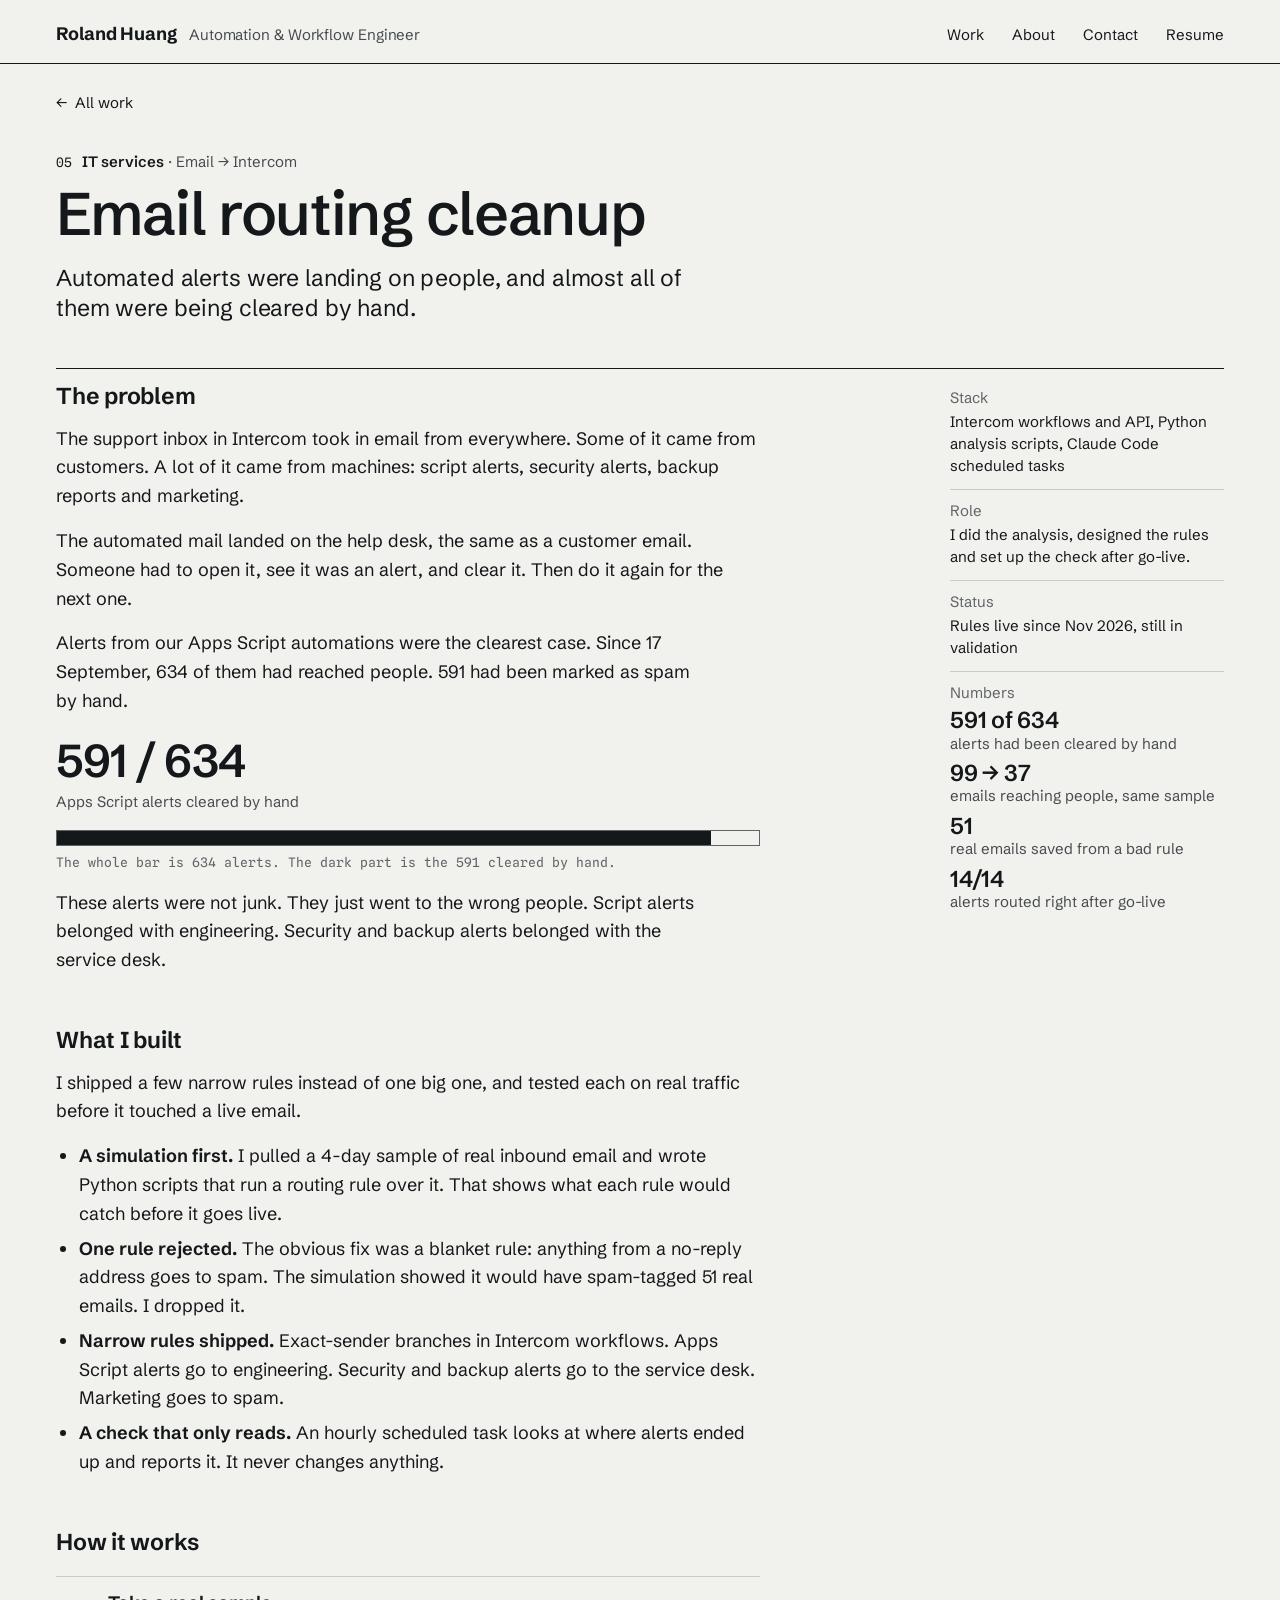
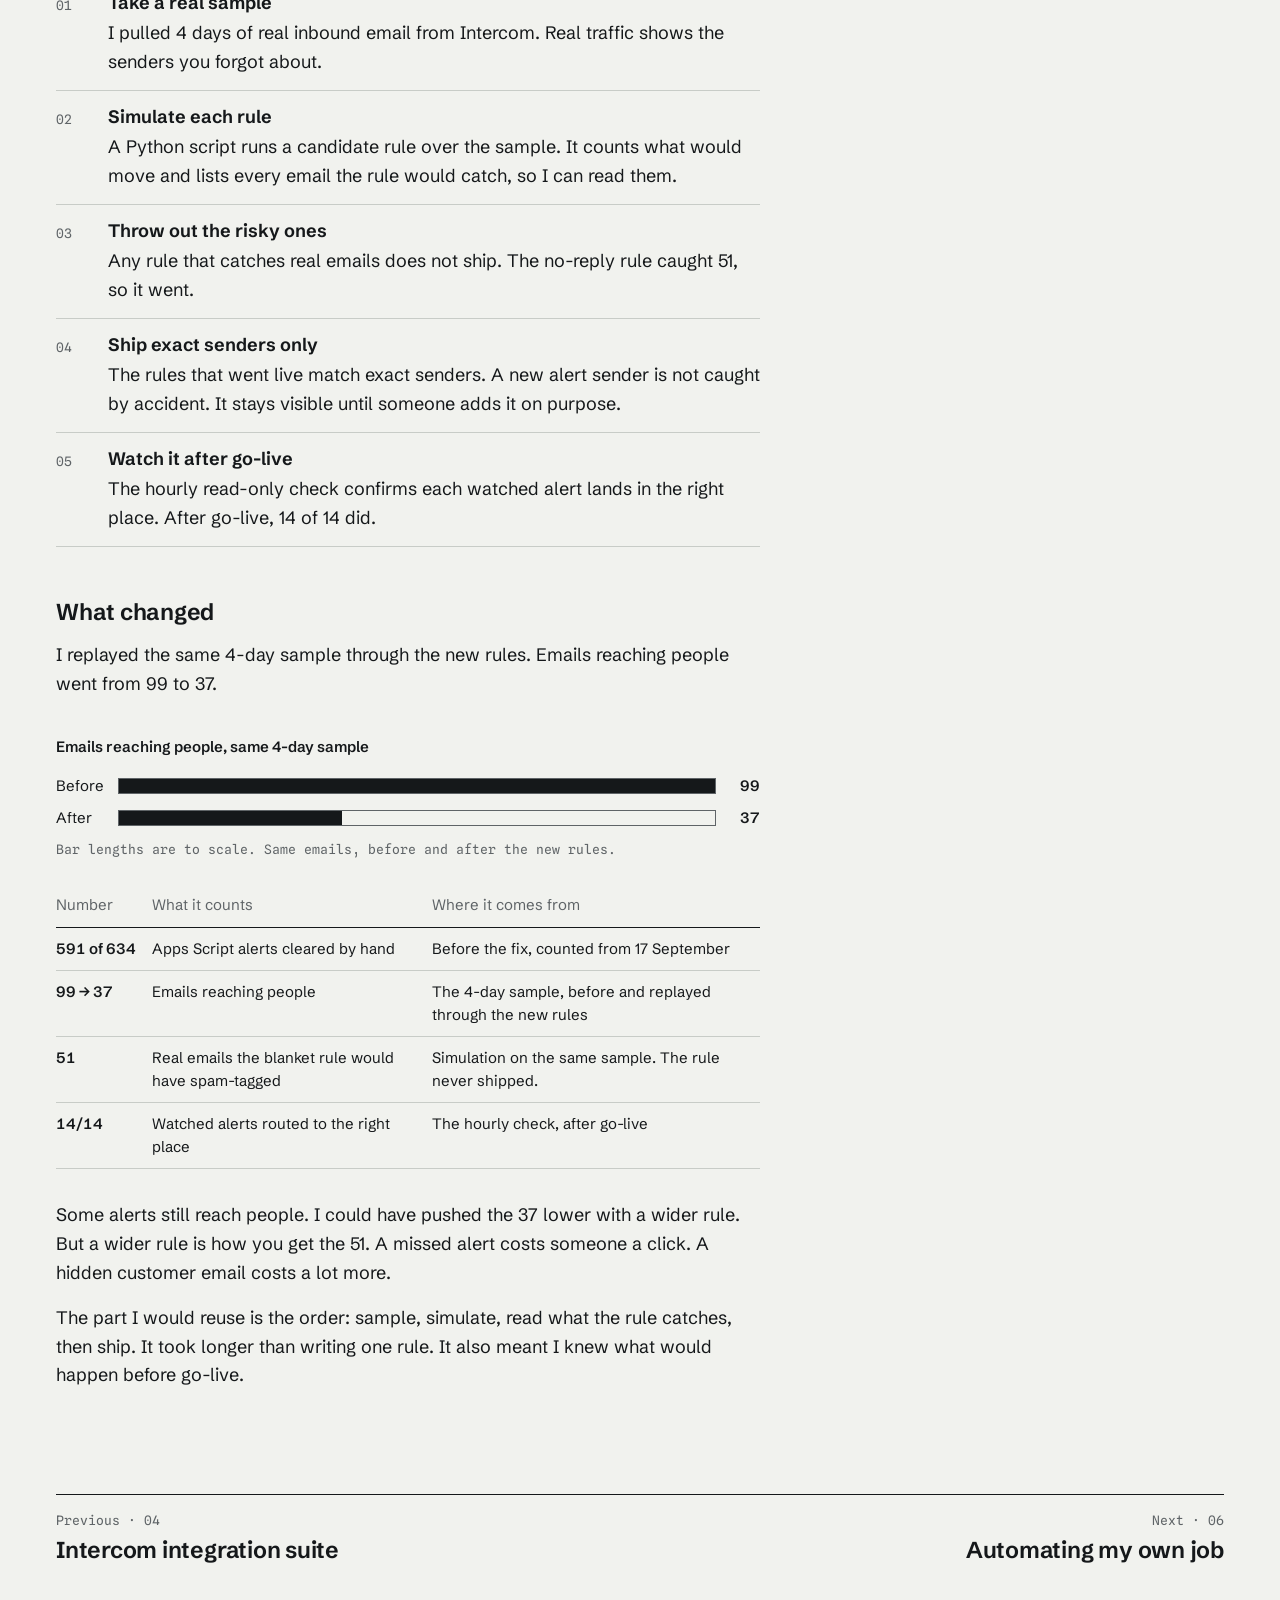
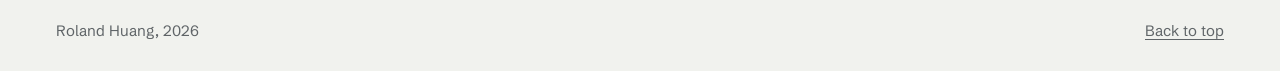
<file: work/email-routing.html>
<!DOCTYPE html>
<html lang="en">
<head>
<meta charset="utf-8">
<meta name="viewport" content="width=device-width, initial-scale=1">
<title>Email routing cleanup · Roland Huang</title>
<meta name="description" content="Automated alerts were landing on people. I tested routing rules against real traffic first, rejected one that would have spam-tagged 51 real emails, and shipped narrow ones.">
<meta name="author" content="Roland Huang">
<meta name="theme-color" content="#F1F2EE">
<meta name="color-scheme" content="light">
<meta property="og:type" content="article">
<meta property="og:title" content="Email routing cleanup · Roland Huang">
<meta property="og:description" content="Automated alerts were landing on people. Rules tested against real traffic first, then shipped narrow.">
<meta property="og:site_name" content="Roland Huang">
<meta property="og:locale" content="en_US">
<meta name="twitter:card" content="summary">
<link rel="icon" href="../favicon.svg" type="image/svg+xml">
<link rel="preconnect" href="https://fonts.googleapis.com">
<link rel="preconnect" href="https://fonts.gstatic.com" crossorigin>
<link href="https://fonts.googleapis.com/css2?family=Schibsted+Grotesk:ital,wght@0,400..900;1,400..900&amp;family=Spline+Sans+Mono:wght@400;500&amp;display=swap" rel="stylesheet">
<link rel="stylesheet" href="../assets/css/site.css">
</head>
<body>
<a class="skip" href="#main">Skip to content</a>

<header class="top">
  <div class="wrap">
    <a class="mark" href="../index.html">Roland Huang<span>Automation &amp; Workflow Engineer</span></a>
    <nav class="nav" aria-label="Main">
      <a href="../index.html#work">Work</a>
      <a href="../index.html#about">About</a>
      <a href="../index.html#contact">Contact</a>
      <a href="../resume.html">Resume</a>
    </nav>
  </div>
</header>

<main id="main">
  <div class="wrap">

    <header class="wu-head grid">
      <p class="wu-back"><a href="../index.html#work">All work</a></p>
      <p class="wu-meta"><span class="n">05</span><span class="wu-label">IT services</span> · Email → Intercom</p>
      <h1 class="wu-title">Email routing cleanup</h1>
      <p class="wu-dek">Automated alerts were landing on people, and almost all of them were being cleared by hand.</p>
    </header>

    <div class="wu-body grid">
      <aside class="wu-side" aria-label="Project facts">
        <dl class="wu-facts">
          <div><dt>Stack</dt><dd>Intercom workflows and API, Python analysis scripts, Claude Code scheduled tasks</dd></div>
          <div><dt>Role</dt><dd>I did the analysis, designed the rules and set up the check after go-live.</dd></div>
          <div><dt>Status</dt><dd>Rules live since Nov 2026, still in validation</dd></div>
          <div><dt>Numbers</dt><dd>
            <ul class="wu-nums">
              <li><b>591 of 634</b> alerts had been cleared by hand</li>
              <li><b>99 → 37</b> emails reaching people, same sample</li>
              <li><b>51</b> real emails saved from a bad rule</li>
              <li><b>14/14</b> alerts routed right after go-live</li>
            </ul>
          </dd></div>
        </dl>
      </aside>

      <div class="wu-main">
        <section class="wu-sec">
          <h2>The problem</h2>
          <p>The support inbox in Intercom took in email from everywhere. Some of it came from customers. A lot of it came from machines: script alerts, security alerts, backup reports and marketing.</p>
          <p>The automated mail landed on the help desk, the same as a customer email. Someone had to open it, see it was an alert, and clear it. Then do it again for the next one.</p>
          <p>Alerts from our Apps Script automations were the clearest case. Since 17 September, 634 of them had reached people. 591 had been marked as spam by hand.</p>
          <div class="er-one" role="img" aria-label="591 of 634 Apps Script alerts were cleared by hand">
            <p class="ratio" aria-hidden="true"><b>591 / 634</b><span>Apps Script alerts cleared by hand</span></p>
            <div class="bar" aria-hidden="true"><i style="width:93.2%"></i></div>
          </div>
          <p class="wu-note">The whole bar is 634 alerts. The dark part is the 591 cleared by hand.</p>
          <p>These alerts were not junk. They just went to the wrong people. Script alerts belonged with engineering. Security and backup alerts belonged with the service desk.</p>
        </section>

        <section class="wu-sec">
          <h2>What I built</h2>
          <p>I shipped a few narrow rules instead of one big one, and tested each on real traffic before it touched a live email.</p>
          <ul>
            <li><strong>A simulation first.</strong> I pulled a 4-day sample of real inbound email and wrote Python scripts that run a routing rule over it. That shows what each rule would catch before it goes live.</li>
            <li><strong>One rule rejected.</strong> The obvious fix was a blanket rule: anything from a no-reply address goes to spam. The simulation showed it would have spam-tagged 51 real emails. I dropped it.</li>
            <li><strong>Narrow rules shipped.</strong> Exact-sender branches in Intercom workflows. Apps Script alerts go to engineering. Security and backup alerts go to the service desk. Marketing goes to spam.</li>
            <li><strong>A check that only reads.</strong> An hourly scheduled task looks at where alerts ended up and reports it. It never changes anything.</li>
          </ul>
        </section>

        <section class="wu-sec">
          <h2>How it works</h2>
          <ol class="wu-steps">
            <li><h3>Take a real sample</h3><p>I pulled 4 days of real inbound email from Intercom. Real traffic shows the senders you forgot about.</p></li>
            <li><h3>Simulate each rule</h3><p>A Python script runs a candidate rule over the sample. It counts what would move and lists every email the rule would catch, so I can read them.</p></li>
            <li><h3>Throw out the risky ones</h3><p>Any rule that catches real emails does not ship. The no-reply rule caught 51, so it went.</p></li>
            <li><h3>Ship exact senders only</h3><p>The rules that went live match exact senders. A new alert sender is not caught by accident. It stays visible until someone adds it on purpose.</p></li>
            <li><h3>Watch it after go-live</h3><p>The hourly read-only check confirms each watched alert lands in the right place. After go-live, 14 of 14 did.</p></li>
          </ol>
        </section>

        <section class="wu-sec">
          <h2>What changed</h2>
          <p>I replayed the same 4-day sample through the new rules. Emails reaching people went from 99 to 37.</p>
          <figure class="wu-fig er-chart">
            <div class="bars" role="img" aria-label="Emails reaching people in the same 4-day sample: 99 before, 37 after">
              <p class="er-k" aria-hidden="true">Emails reaching people, same 4-day sample</p>
              <div class="bar-row" aria-hidden="true"><span>Before</span><div class="bar"><i style="width:100%"></i></div><span class="v">99</span></div>
              <div class="bar-row" aria-hidden="true"><span>After</span><div class="bar"><i style="width:37.4%"></i></div><span class="v">37</span></div>
            </div>
            <figcaption class="cap">Bar lengths are to scale. Same emails, before and after the new rules.</figcaption>
          </figure>
          <table class="er-tbl">
            <caption class="visually-hidden">The numbers behind this project and where each one comes from</caption>
            <thead><tr><th scope="col">Number</th><th scope="col">What it counts</th><th scope="col">Where it comes from</th></tr></thead>
            <tbody>
              <tr><td class="v">591 of 634</td><th scope="row">Apps Script alerts cleared by hand</th><td>Before the fix, counted from 17 September</td></tr>
              <tr><td class="v">99 → 37</td><th scope="row">Emails reaching people</th><td>The 4-day sample, before and replayed through the new rules</td></tr>
              <tr><td class="v">51</td><th scope="row">Real emails the blanket rule would have spam-tagged</th><td>Simulation on the same sample. The rule never shipped.</td></tr>
              <tr><td class="v">14/14</td><th scope="row">Watched alerts routed to the right place</th><td>The hourly check, after go-live</td></tr>
            </tbody>
          </table>
          <p>Some alerts still reach people. I could have pushed the 37 lower with a wider rule. But a wider rule is how you get the 51. A missed alert costs someone a click. A hidden customer email costs a lot more.</p>
          <p>The part I would reuse is the order: sample, simulate, read what the rule catches, then ship. It took longer than writing one rule. It also meant I knew what would happen before go-live.</p>
        </section>
      </div>
    </div>

    <nav class="wu-pn" aria-label="More projects">
      <a class="wu-prev" href="intercom-integrations.html"><span class="n">Previous · 04</span><span class="wu-pn-t">Intercom integration suite</span></a>
      <a class="wu-next" href="automating-my-job.html"><span class="n">Next · 06</span><span class="wu-pn-t">Automating my own job</span></a>
    </nav>
  </div>
</main>

<footer>
  <div class="wrap">
    <span>Roland Huang, 2026</span>
    <a class="no-print" href="#main">Back to top</a>
  </div>
</footer>
</body>
</html>
</file>
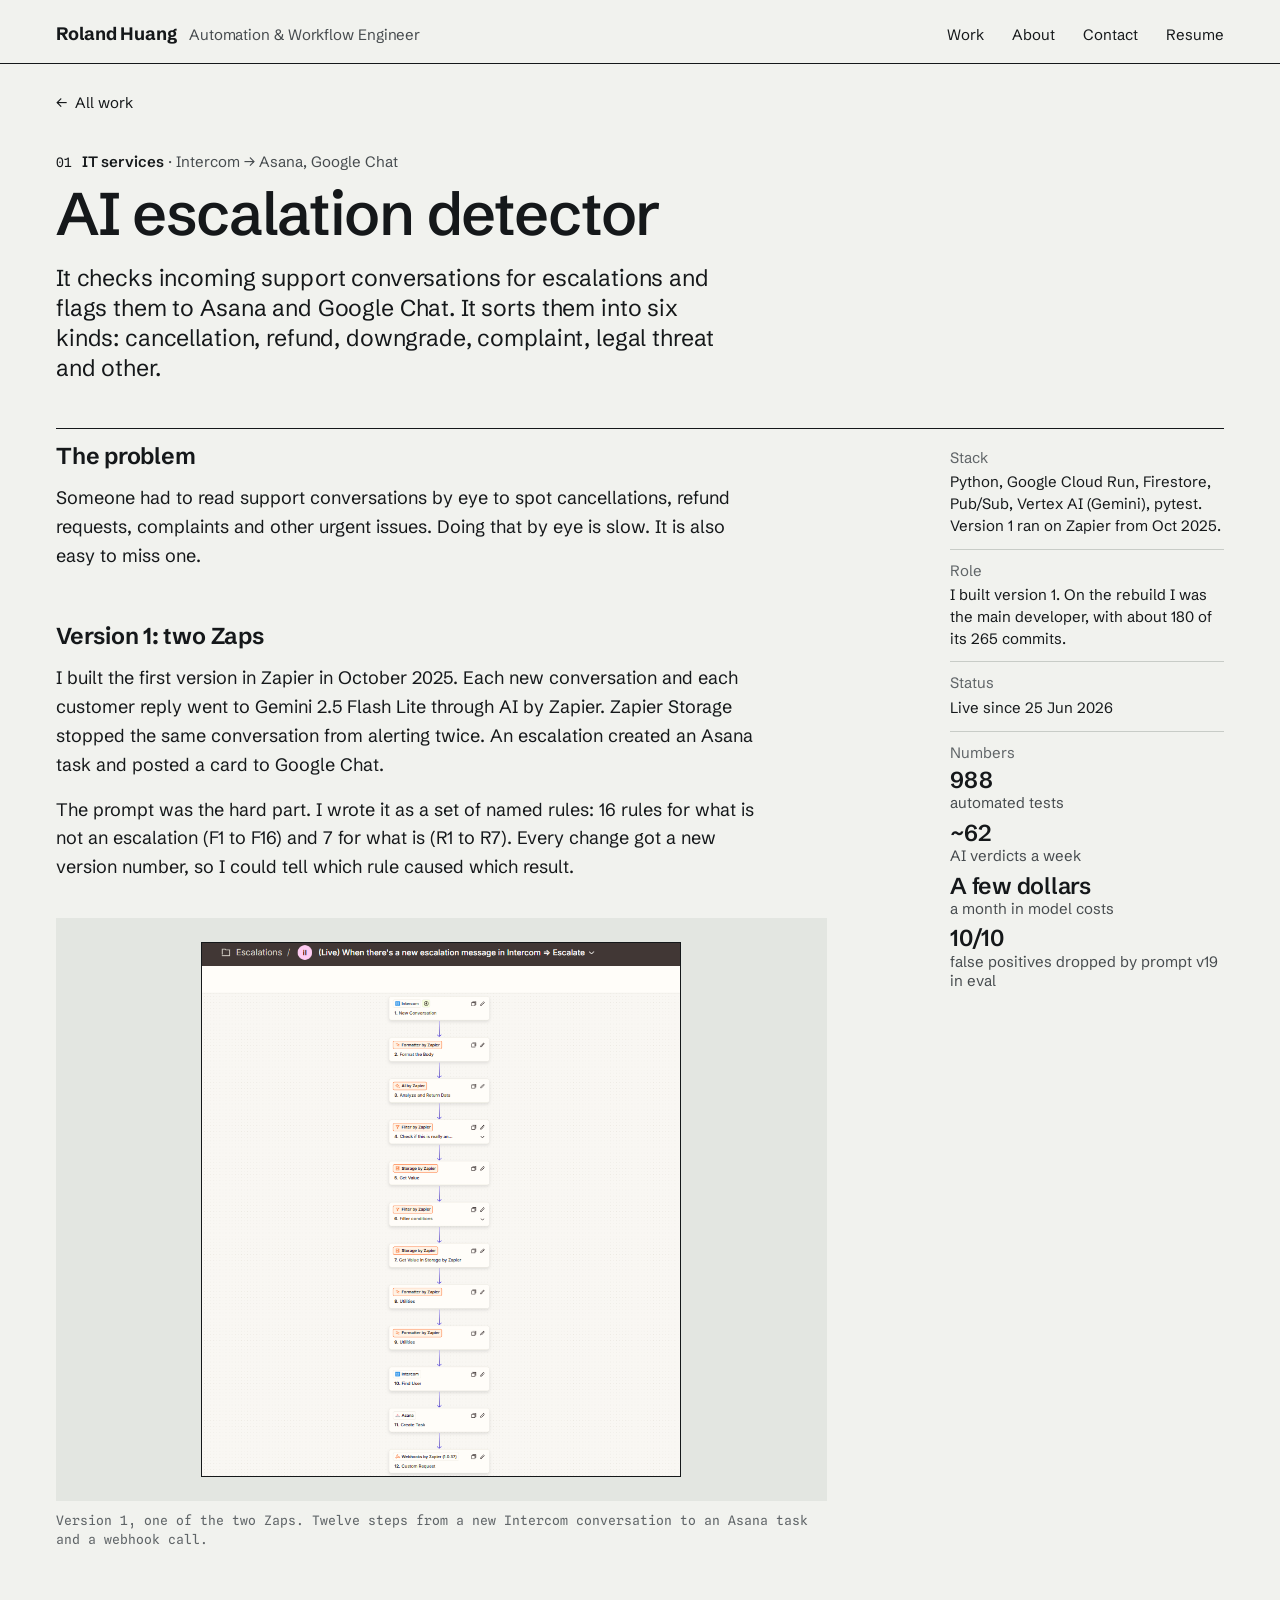
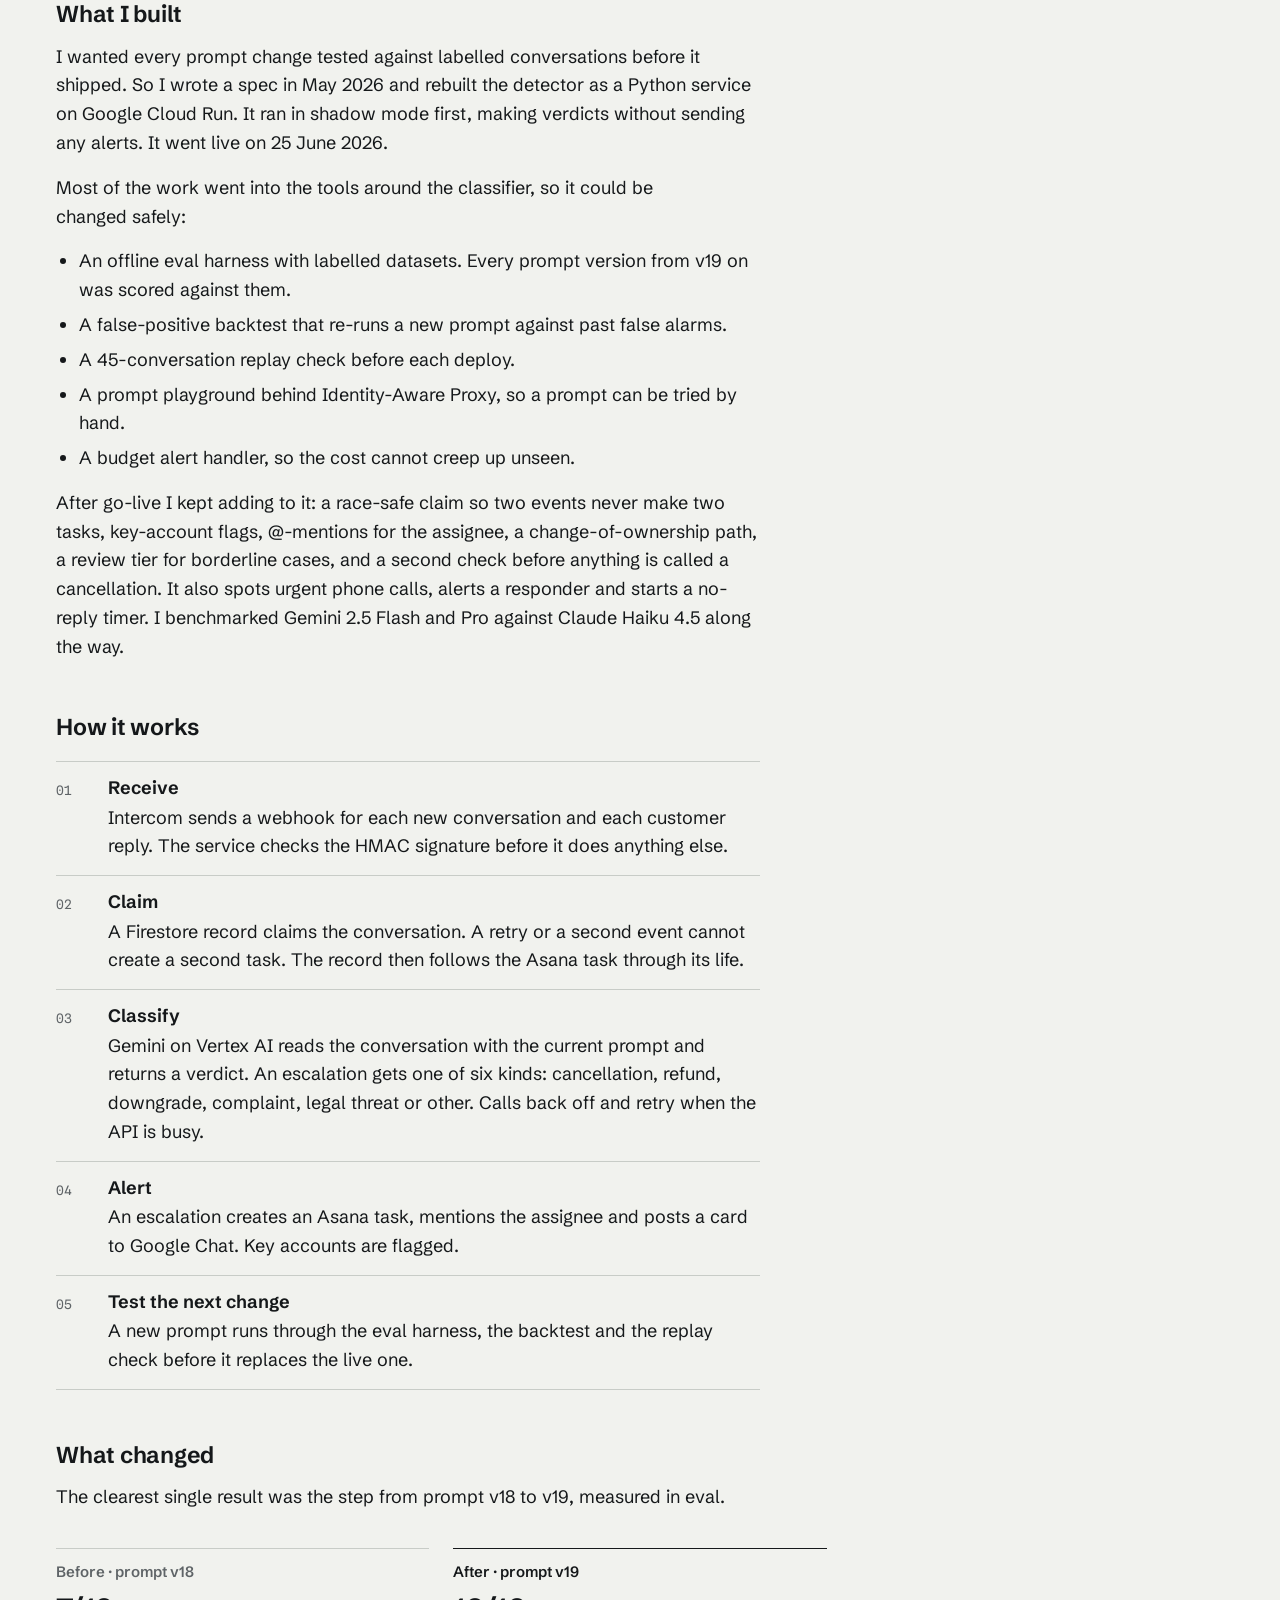
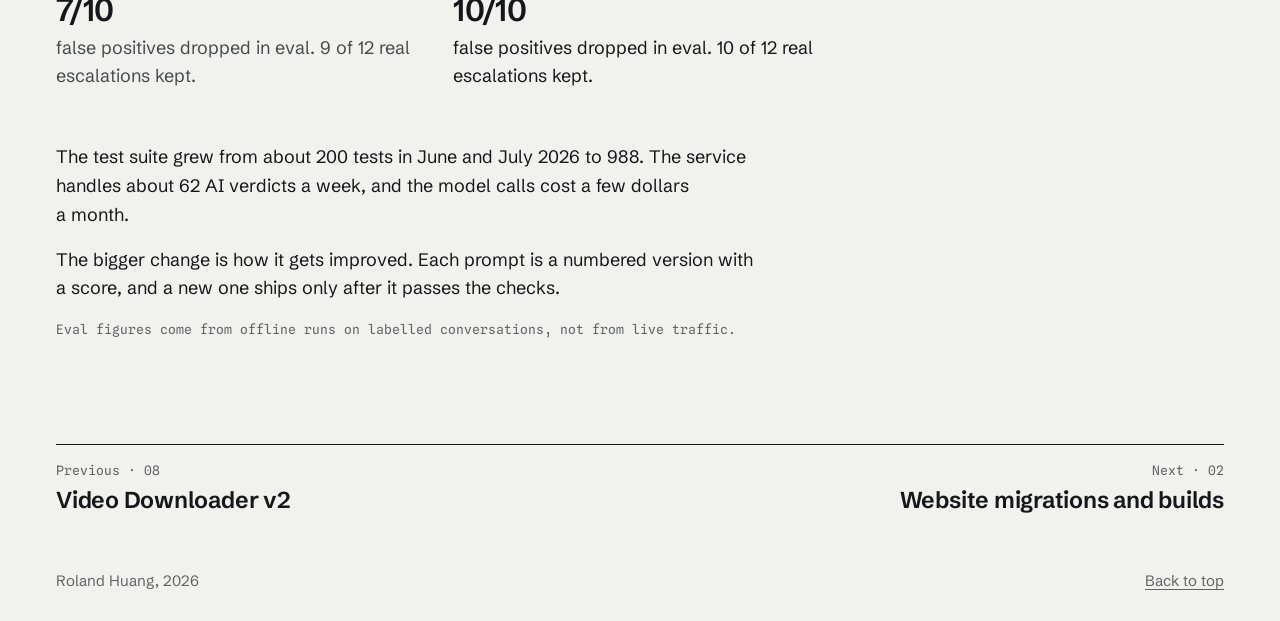
<file: work/escalation-detector.html>
<!DOCTYPE html>
<html lang="en">
<head>
<meta charset="utf-8">
<meta name="viewport" content="width=device-width, initial-scale=1">
<title>AI escalation detector · Roland Huang</title>
<meta name="description" content="How I rebuilt a two-Zap escalation detector as a tested Python service on Google Cloud Run, with shadow mode, an eval harness and a prompt playground.">
<meta name="author" content="Roland Huang">
<meta name="theme-color" content="#F1F2EE">
<meta name="color-scheme" content="light">
<meta property="og:type" content="article">
<meta property="og:title" content="AI escalation detector · Roland Huang">
<meta property="og:description" content="It checks incoming support conversations for escalations, sorts them into six kinds, and flags them to Asana and Google Chat.">
<meta property="og:site_name" content="Roland Huang">
<meta property="og:locale" content="en_US">
<meta name="twitter:card" content="summary">
<link rel="icon" href="../favicon.svg" type="image/svg+xml">
<link rel="preconnect" href="https://fonts.googleapis.com">
<link rel="preconnect" href="https://fonts.gstatic.com" crossorigin>
<link href="https://fonts.googleapis.com/css2?family=Schibsted+Grotesk:ital,wght@0,400..900;1,400..900&amp;family=Spline+Sans+Mono:wght@400;500&amp;display=swap" rel="stylesheet">
<link rel="stylesheet" href="../assets/css/site.css">
</head>
<body>
<a class="skip" href="#main">Skip to content</a>

<header class="top">
  <div class="wrap">
    <a class="mark" href="../index.html">Roland Huang<span>Automation &amp; Workflow Engineer</span></a>
    <nav class="nav" aria-label="Main">
      <a href="../index.html#work">Work</a>
      <a href="../index.html#about">About</a>
      <a href="../index.html#contact">Contact</a>
      <a href="../resume.html">Resume</a>
    </nav>
  </div>
</header>

<main id="main">
  <div class="wrap">

    <header class="wu-head grid">
      <p class="wu-back"><a href="../index.html#work">All work</a></p>
      <p class="wu-meta"><span class="n">01</span><span class="wu-label">IT services</span> · Intercom → Asana, Google Chat</p>
      <h1 class="wu-title">AI escalation detector</h1>
      <p class="wu-dek">It checks incoming support conversations for escalations and flags them to Asana and Google Chat. It sorts them into six kinds: cancellation, refund, downgrade, complaint, legal threat and other.</p>
    </header>

    <div class="wu-body grid">
      <aside class="wu-side" aria-label="Project facts">
        <dl class="wu-facts">
          <div><dt>Stack</dt><dd>Python, Google Cloud Run, Firestore, Pub/Sub, Vertex AI (Gemini), pytest. Version 1 ran on Zapier from Oct 2025.</dd></div>
          <div><dt>Role</dt><dd>I built version 1. On the rebuild I was the main developer, with about 180 of its 265 commits.</dd></div>
          <div><dt>Status</dt><dd>Live since 25 Jun 2026</dd></div>
          <div><dt>Numbers</dt><dd>
            <ul class="wu-nums">
              <li><b>988</b> automated tests</li>
              <li><b>~62</b> AI verdicts a week</li>
              <li><b>A few dollars</b> a month in model costs</li>
              <li><b>10/10</b> false positives dropped by prompt v19 in eval</li>
            </ul>
          </dd></div>
        </dl>
      </aside>

      <div class="wu-main">
        <section class="wu-sec">
          <h2>The problem</h2>
          <p>Someone had to read support conversations by eye to spot cancellations, refund requests, complaints and other urgent issues. Doing that by eye is slow. It is also easy to miss one.</p>
        </section>

        <section class="wu-sec">
          <h2>Version 1: two Zaps</h2>
          <p>I built the first version in Zapier in October 2025. Each new conversation and each customer reply went to Gemini 2.5 Flash Lite through AI by Zapier. Zapier Storage stopped the same conversation from alerting twice. An escalation created an Asana task and posted a card to Google Chat.</p>
          <p>The prompt was the hard part. I wrote it as a set of named rules: 16 rules for what is not an escalation (F1 to F16) and 7 for what is (R1 to R7). Every change got a new version number, so I could tell which rule caused which result.</p>
        </section>

        <figure class="wu-fig wu-fig-narrow">
          <div class="mat"><img src="../assets/img/escalation-system.png" alt="Version 1 in Zapier: twelve steps that run from a new Intercom conversation through formatting, an AI analysis step, filters and storage lookups, to an Asana task and a webhook call." width="855" height="954" loading="lazy"></div>
          <figcaption class="cap">Version 1, one of the two Zaps. Twelve steps from a new Intercom conversation to an Asana task and a webhook call.</figcaption>
        </figure>

        <section class="wu-sec">
          <h2>What I built</h2>
          <p>I wanted every prompt change tested against labelled conversations before it shipped. So I wrote a spec in May 2026 and rebuilt the detector as a Python service on Google Cloud Run. It ran in shadow mode first, making verdicts without sending any alerts. It went live on 25 June 2026.</p>
          <p>Most of the work went into the tools around the classifier, so it could be changed safely:</p>
          <ul>
            <li>An offline eval harness with labelled datasets. Every prompt version from v19 on was scored against them.</li>
            <li>A false-positive backtest that re-runs a new prompt against past false alarms.</li>
            <li>A 45-conversation replay check before each deploy.</li>
            <li>A prompt playground behind Identity-Aware Proxy, so a prompt can be tried by hand.</li>
            <li>A budget alert handler, so the cost cannot creep up unseen.</li>
          </ul>
          <p>After go-live I kept adding to it: a race-safe claim so two events never make two tasks, key-account flags, @-mentions for the assignee, a change-of-ownership path, a review tier for borderline cases, and a second check before anything is called a cancellation. It also spots urgent phone calls, alerts a responder and starts a no-reply timer. I benchmarked Gemini 2.5 Flash and Pro against Claude Haiku 4.5 along the way.</p>
        </section>

        <section class="wu-sec">
          <h2>How it works</h2>
          <ol class="wu-steps">
            <li><h3>Receive</h3><p>Intercom sends a webhook for each new conversation and each customer reply. The service checks the HMAC signature before it does anything else.</p></li>
            <li><h3>Claim</h3><p>A Firestore record claims the conversation. A retry or a second event cannot create a second task. The record then follows the Asana task through its life.</p></li>
            <li><h3>Classify</h3><p>Gemini on Vertex AI reads the conversation with the current prompt and returns a verdict. An escalation gets one of six kinds: cancellation, refund, downgrade, complaint, legal threat or other. Calls back off and retry when the API is busy.</p></li>
            <li><h3>Alert</h3><p>An escalation creates an Asana task, mentions the assignee and posts a card to Google Chat. Key accounts are flagged.</p></li>
            <li><h3>Test the next change</h3><p>A new prompt runs through the eval harness, the backtest and the replay check before it replaces the live one.</p></li>
          </ol>
        </section>

        <section class="wu-sec">
          <h2>What changed</h2>
          <p>The clearest single result was the step from prompt v18 to v19, measured in eval.</p>
        </section>

        <div class="wu-ba">
          <div class="wu-ba-col">
            <h3 class="wu-ba-k">Before · prompt v18</h3>
            <b class="wu-ba-big">7/10</b>
            <p>false positives dropped in eval. 9 of 12 real escalations kept.</p>
          </div>
          <div class="wu-ba-col">
            <h3 class="wu-ba-k">After · prompt v19</h3>
            <b class="wu-ba-big">10/10</b>
            <p>false positives dropped in eval. 10 of 12 real escalations kept.</p>
          </div>
        </div>

        <section class="wu-sec">
          <p>The test suite grew from about 200 tests in June and July 2026 to 988. The service handles about 62 AI verdicts a week, and the model calls cost a few dollars a month.</p>
          <p>The bigger change is how it gets improved. Each prompt is a numbered version with a score, and a new one ships only after it passes the checks.</p>
          <p class="wu-note">Eval figures come from offline runs on labelled conversations, not from live traffic.</p>
        </section>
      </div>
    </div>

    <nav class="wu-pn" aria-label="More projects">
      <a class="wu-prev" href="video-downloader.html"><span class="n">Previous · 08</span><span class="wu-pn-t">Video Downloader v2</span></a>
      <a class="wu-next" href="website-migrations.html"><span class="n">Next · 02</span><span class="wu-pn-t">Website migrations and builds</span></a>
    </nav>

  </div>
</main>

<footer>
  <div class="wrap">
    <span>Roland Huang, 2026</span>
    <a class="no-print" href="#main">Back to top</a>
  </div>
</footer>
</body>
</html>
</file>
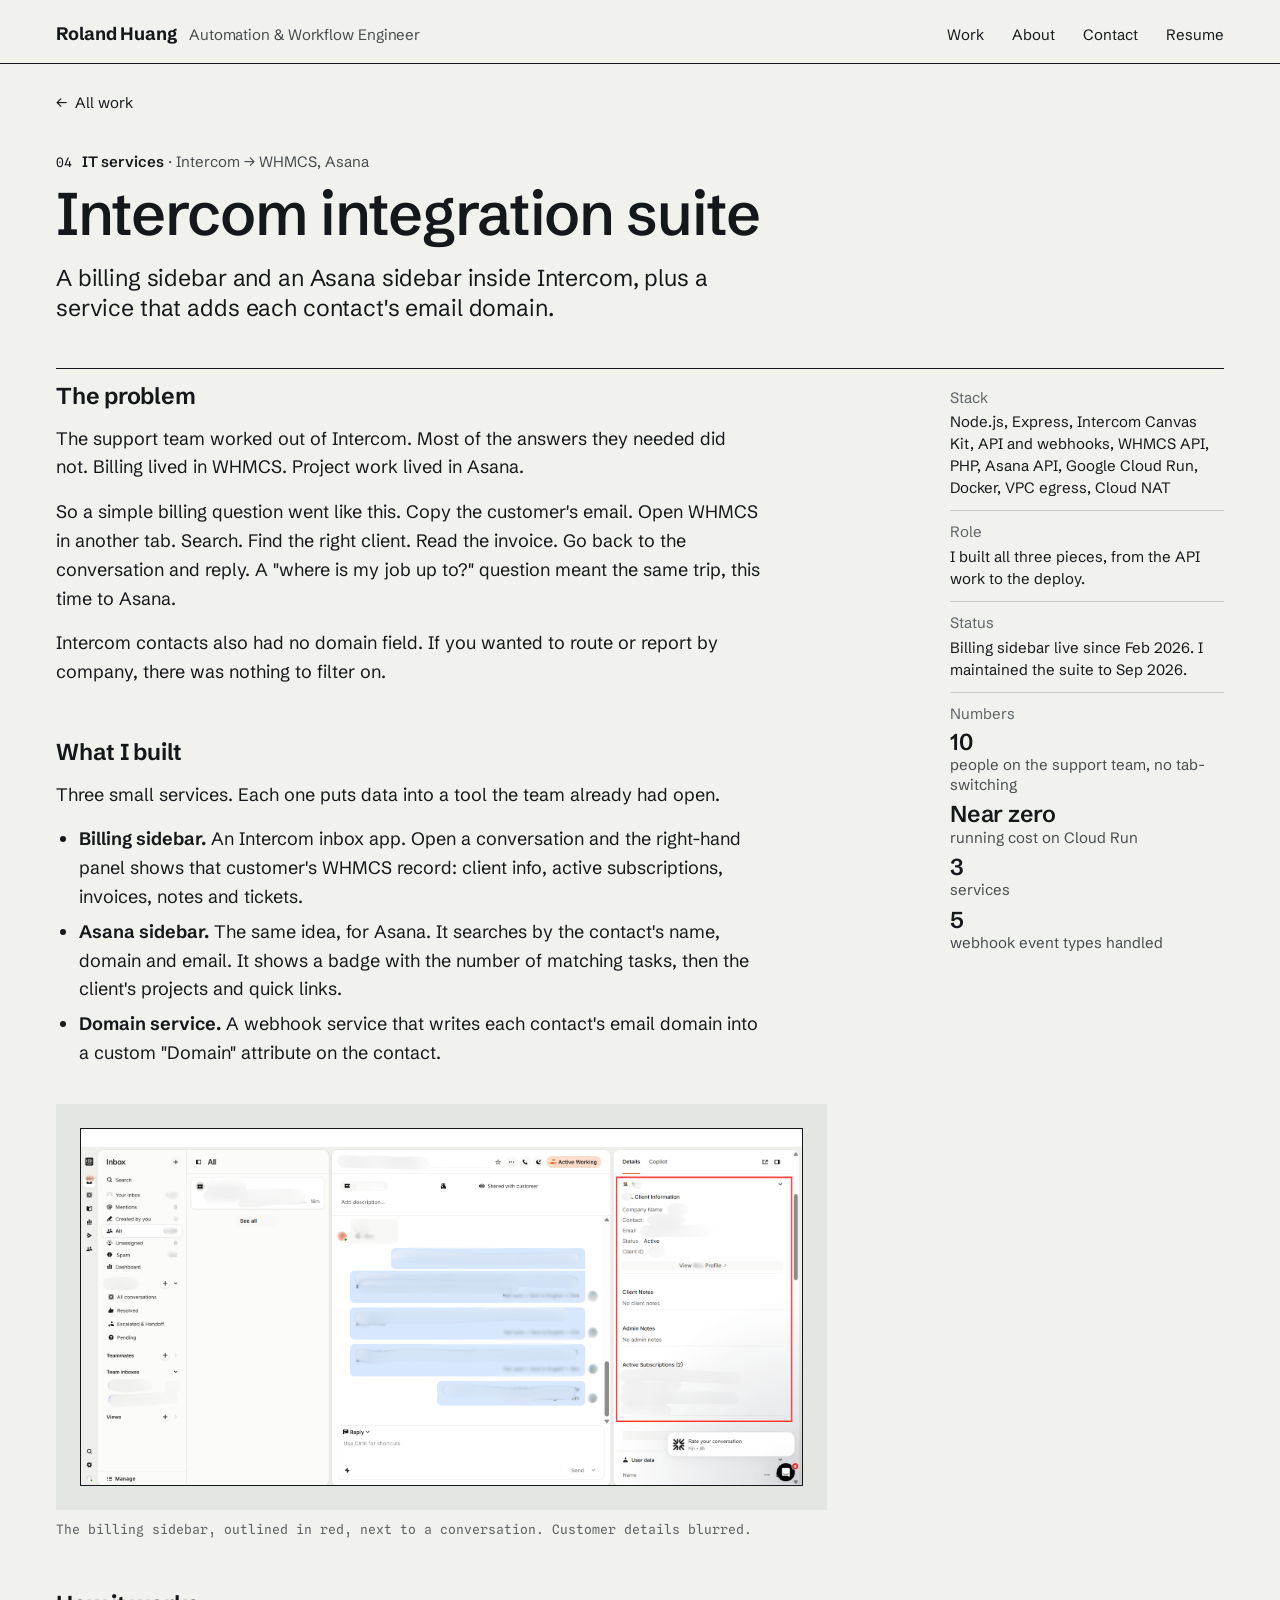
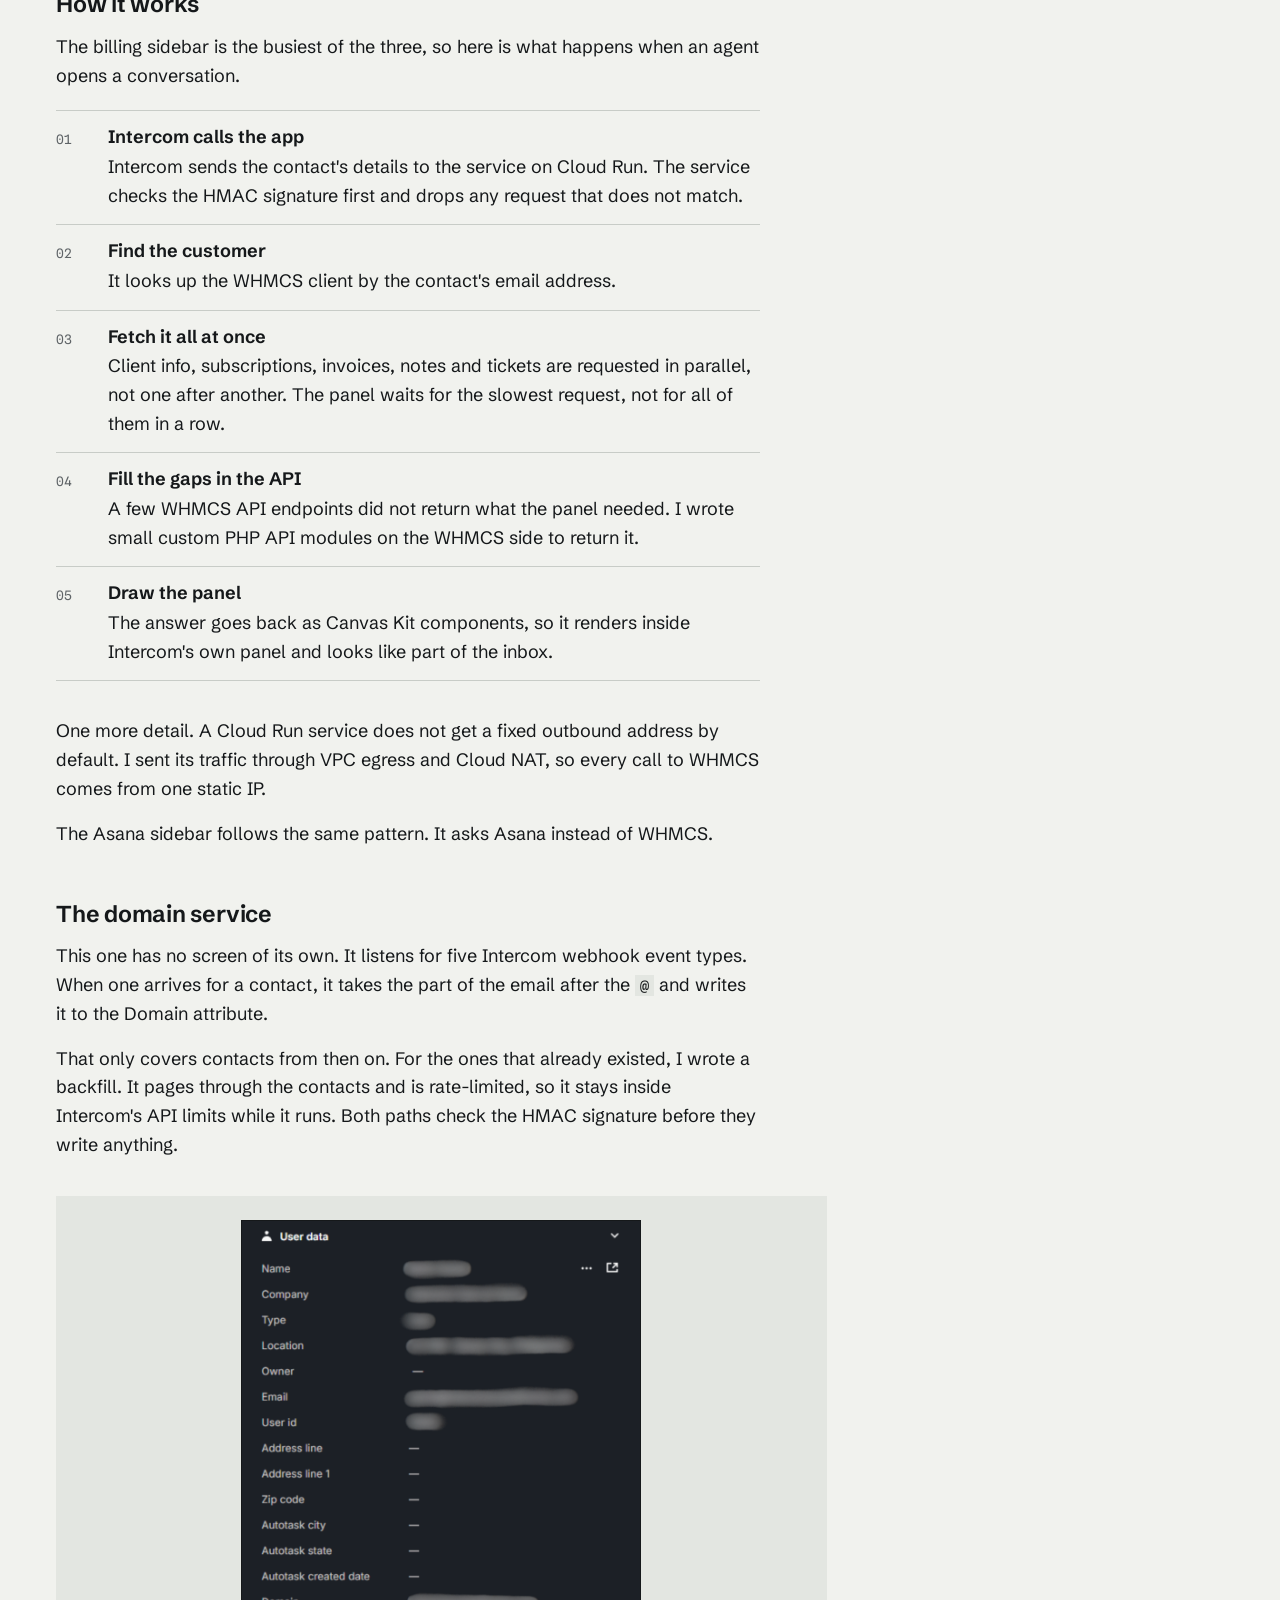
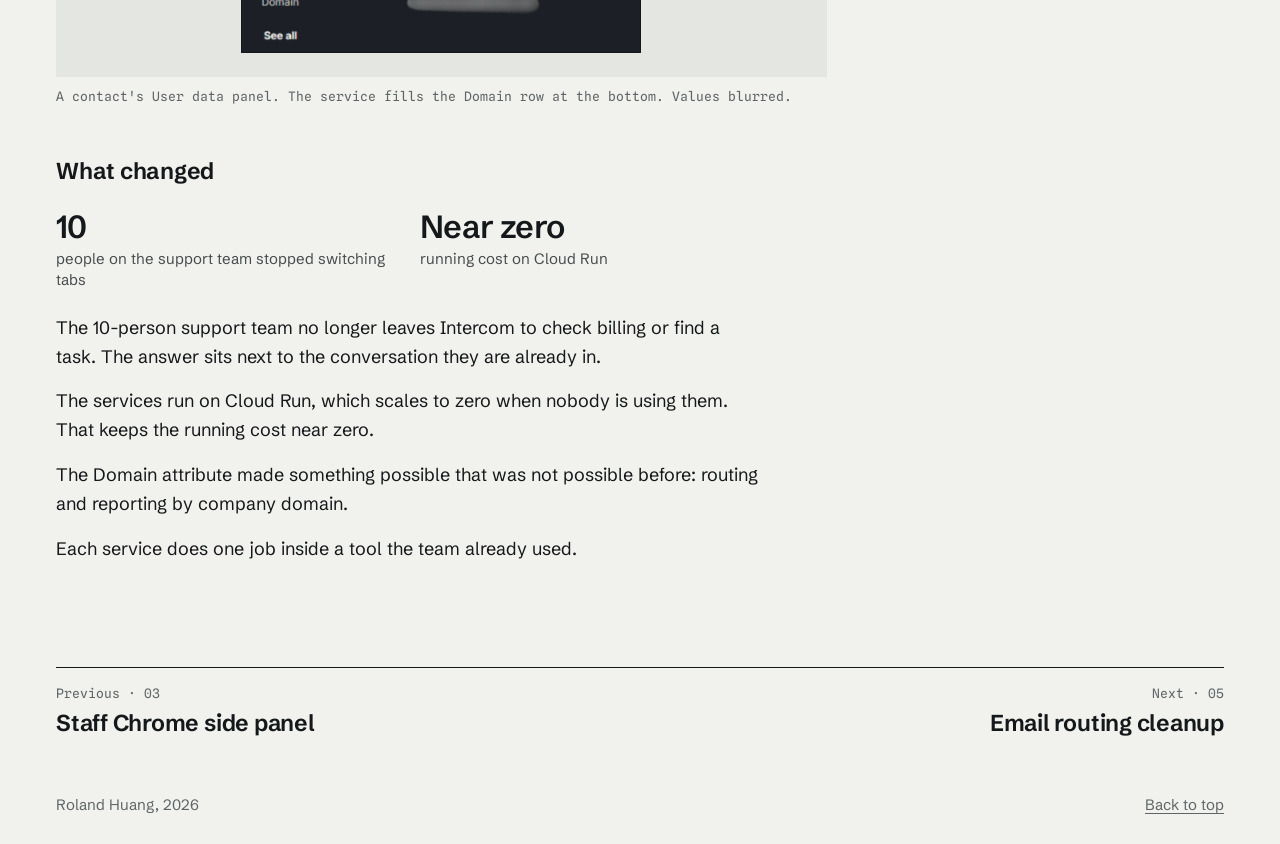
<file: work/intercom-integrations.html>
<!DOCTYPE html>
<html lang="en">
<head>
<meta charset="utf-8">
<meta name="viewport" content="width=device-width, initial-scale=1">
<title>Intercom integration suite · Roland Huang</title>
<meta name="description" content="A billing sidebar and an Asana sidebar inside Intercom, plus a service that adds each contact's email domain. Built by Roland Huang.">
<meta name="author" content="Roland Huang">
<meta name="theme-color" content="#F1F2EE">
<meta name="color-scheme" content="light">
<meta property="og:type" content="article">
<meta property="og:title" content="Intercom integration suite · Roland Huang">
<meta property="og:description" content="Billing and Asana sidebars inside Intercom, and a service that adds each contact's email domain.">
<meta property="og:site_name" content="Roland Huang">
<meta property="og:locale" content="en_US">
<meta name="twitter:card" content="summary">
<link rel="icon" href="../favicon.svg" type="image/svg+xml">
<link rel="preconnect" href="https://fonts.googleapis.com">
<link rel="preconnect" href="https://fonts.gstatic.com" crossorigin>
<link href="https://fonts.googleapis.com/css2?family=Schibsted+Grotesk:ital,wght@0,400..900;1,400..900&amp;family=Spline+Sans+Mono:wght@400;500&amp;display=swap" rel="stylesheet">
<link rel="stylesheet" href="../assets/css/site.css">
</head>
<body>
<a class="skip" href="#main">Skip to content</a>

<header class="top">
  <div class="wrap">
    <a class="mark" href="../index.html">Roland Huang<span>Automation &amp; Workflow Engineer</span></a>
    <nav class="nav" aria-label="Main">
      <a href="../index.html#work">Work</a>
      <a href="../index.html#about">About</a>
      <a href="../index.html#contact">Contact</a>
      <a href="../resume.html">Resume</a>
    </nav>
  </div>
</header>

<main id="main">
  <div class="wrap">

    <header class="wu-head grid">
      <p class="wu-back"><a href="../index.html#work">All work</a></p>
      <p class="wu-meta"><span class="n">04</span><span class="wu-label">IT services</span> · Intercom → WHMCS, Asana</p>
      <h1 class="wu-title">Intercom integration suite</h1>
      <p class="wu-dek">A billing sidebar and an Asana sidebar inside Intercom, plus a service that adds each contact's email domain.</p>
    </header>

    <div class="wu-body grid">
      <aside class="wu-side" aria-label="Project facts">
        <dl class="wu-facts">
          <div><dt>Stack</dt><dd>Node.js, Express, Intercom Canvas Kit, API and webhooks, WHMCS API, PHP, Asana API, Google Cloud Run, Docker, VPC egress, Cloud NAT</dd></div>
          <div><dt>Role</dt><dd>I built all three pieces, from the API work to the deploy.</dd></div>
          <div><dt>Status</dt><dd>Billing sidebar live since Feb 2026. I maintained the suite to Sep 2026.</dd></div>
          <div><dt>Numbers</dt><dd>
            <ul class="wu-nums">
              <li><b>10</b> people on the support team, no tab-switching</li>
              <li><b>Near zero</b> running cost on Cloud Run</li>
              <li><b>3</b> services</li>
              <li><b>5</b> webhook event types handled</li>
            </ul>
          </dd></div>
        </dl>
      </aside>

      <div class="wu-main">
        <section class="wu-sec">
          <h2>The problem</h2>
          <p>The support team worked out of Intercom. Most of the answers they needed did not. Billing lived in WHMCS. Project work lived in Asana.</p>
          <p>So a simple billing question went like this. Copy the customer's email. Open WHMCS in another tab. Search. Find the right client. Read the invoice. Go back to the conversation and reply. A "where is my job up to?" question meant the same trip, this time to Asana.</p>
          <p>Intercom contacts also had no domain field. If you wanted to route or report by company, there was nothing to filter on.</p>
        </section>

        <section class="wu-sec">
          <h2>What I built</h2>
          <p>Three small services. Each one puts data into a tool the team already had open.</p>
          <ul>
            <li><strong>Billing sidebar.</strong> An Intercom inbox app. Open a conversation and the right-hand panel shows that customer's WHMCS record: client info, active subscriptions, invoices, notes and tickets.</li>
            <li><strong>Asana sidebar.</strong> The same idea, for Asana. It searches by the contact's name, domain and email. It shows a badge with the number of matching tasks, then the client's projects and quick links.</li>
            <li><strong>Domain service.</strong> A webhook service that writes each contact's email domain into a custom "Domain" attribute on the contact.</li>
          </ul>
        </section>

        <figure class="wu-fig">
          <div class="mat"><div class="ix-crop"><img src="../assets/img/intercom-sidebar.png" alt="An Intercom conversation with the billing sidebar on the right, outlined in red. The sidebar shows Client Information, Client Notes, Admin Notes and Active Subscriptions. Customer details are blurred." width="1919" height="950" loading="lazy"></div></div>
          <figcaption class="cap">The billing sidebar, outlined in red, next to a conversation. Customer details blurred.</figcaption>
        </figure>

        <section class="wu-sec">
          <h2>How it works</h2>
          <p>The billing sidebar is the busiest of the three, so here is what happens when an agent opens a conversation.</p>
          <ol class="wu-steps">
            <li><h3>Intercom calls the app</h3><p>Intercom sends the contact's details to the service on Cloud Run. The service checks the HMAC signature first and drops any request that does not match.</p></li>
            <li><h3>Find the customer</h3><p>It looks up the WHMCS client by the contact's email address.</p></li>
            <li><h3>Fetch it all at once</h3><p>Client info, subscriptions, invoices, notes and tickets are requested in parallel, not one after another. The panel waits for the slowest request, not for all of them in a row.</p></li>
            <li><h3>Fill the gaps in the API</h3><p>A few WHMCS API endpoints did not return what the panel needed. I wrote small custom PHP API modules on the WHMCS side to return it.</p></li>
            <li><h3>Draw the panel</h3><p>The answer goes back as Canvas Kit components, so it renders inside Intercom's own panel and looks like part of the inbox.</p></li>
          </ol>
          <p>One more detail. A Cloud Run service does not get a fixed outbound address by default. I sent its traffic through VPC egress and Cloud NAT, so every call to WHMCS comes from one static IP.</p>
          <p>The Asana sidebar follows the same pattern. It asks Asana instead of WHMCS.</p>
        </section>

        <section class="wu-sec">
          <h2>The domain service</h2>
          <p>This one has no screen of its own. It listens for five Intercom webhook event types. When one arrives for a contact, it takes the part of the email after the <code>@</code> and writes it to the Domain attribute.</p>
          <p>That only covers contacts from then on. For the ones that already existed, I wrote a backfill. It pages through the contacts and is rate-limited, so it stays inside Intercom's API limits while it runs. Both paths check the HMAC signature before they write anything.</p>
        </section>

        <figure class="wu-fig">
          <div class="mat"><div class="ix-panel"><img src="../assets/img/domain-attribute.png" alt="The User data panel on an Intercom contact. The Domain row sits at the bottom of the list. Values are blurred." width="1919" height="950" loading="lazy"></div></div>
          <figcaption class="cap">A contact's User data panel. The service fills the Domain row at the bottom. Values blurred.</figcaption>
        </figure>

        <section class="wu-sec">
          <h2>What changed</h2>
          <div class="figs">
            <div class="fig"><b>10</b><span>people on the support team stopped switching tabs</span></div>
            <div class="fig"><b>Near zero</b><span>running cost on Cloud Run</span></div>
          </div>
          <p class="ix-after">The 10-person support team no longer leaves Intercom to check billing or find a task. The answer sits next to the conversation they are already in.</p>
          <p>The services run on Cloud Run, which scales to zero when nobody is using them. That keeps the running cost near zero.</p>
          <p>The Domain attribute made something possible that was not possible before: routing and reporting by company domain.</p>
          <p>Each service does one job inside a tool the team already used.</p>
        </section>
      </div>
    </div>

    <nav class="wu-pn" aria-label="More projects">
      <a class="wu-prev" href="chrome-side-panel.html"><span class="n">Previous · 03</span><span class="wu-pn-t">Staff Chrome side panel</span></a>
      <a class="wu-next" href="email-routing.html"><span class="n">Next · 05</span><span class="wu-pn-t">Email routing cleanup</span></a>
    </nav>
  </div>
</main>

<footer>
  <div class="wrap">
    <span>Roland Huang, 2026</span>
    <a class="no-print" href="#main">Back to top</a>
  </div>
</footer>
</body>
</html>
</file>
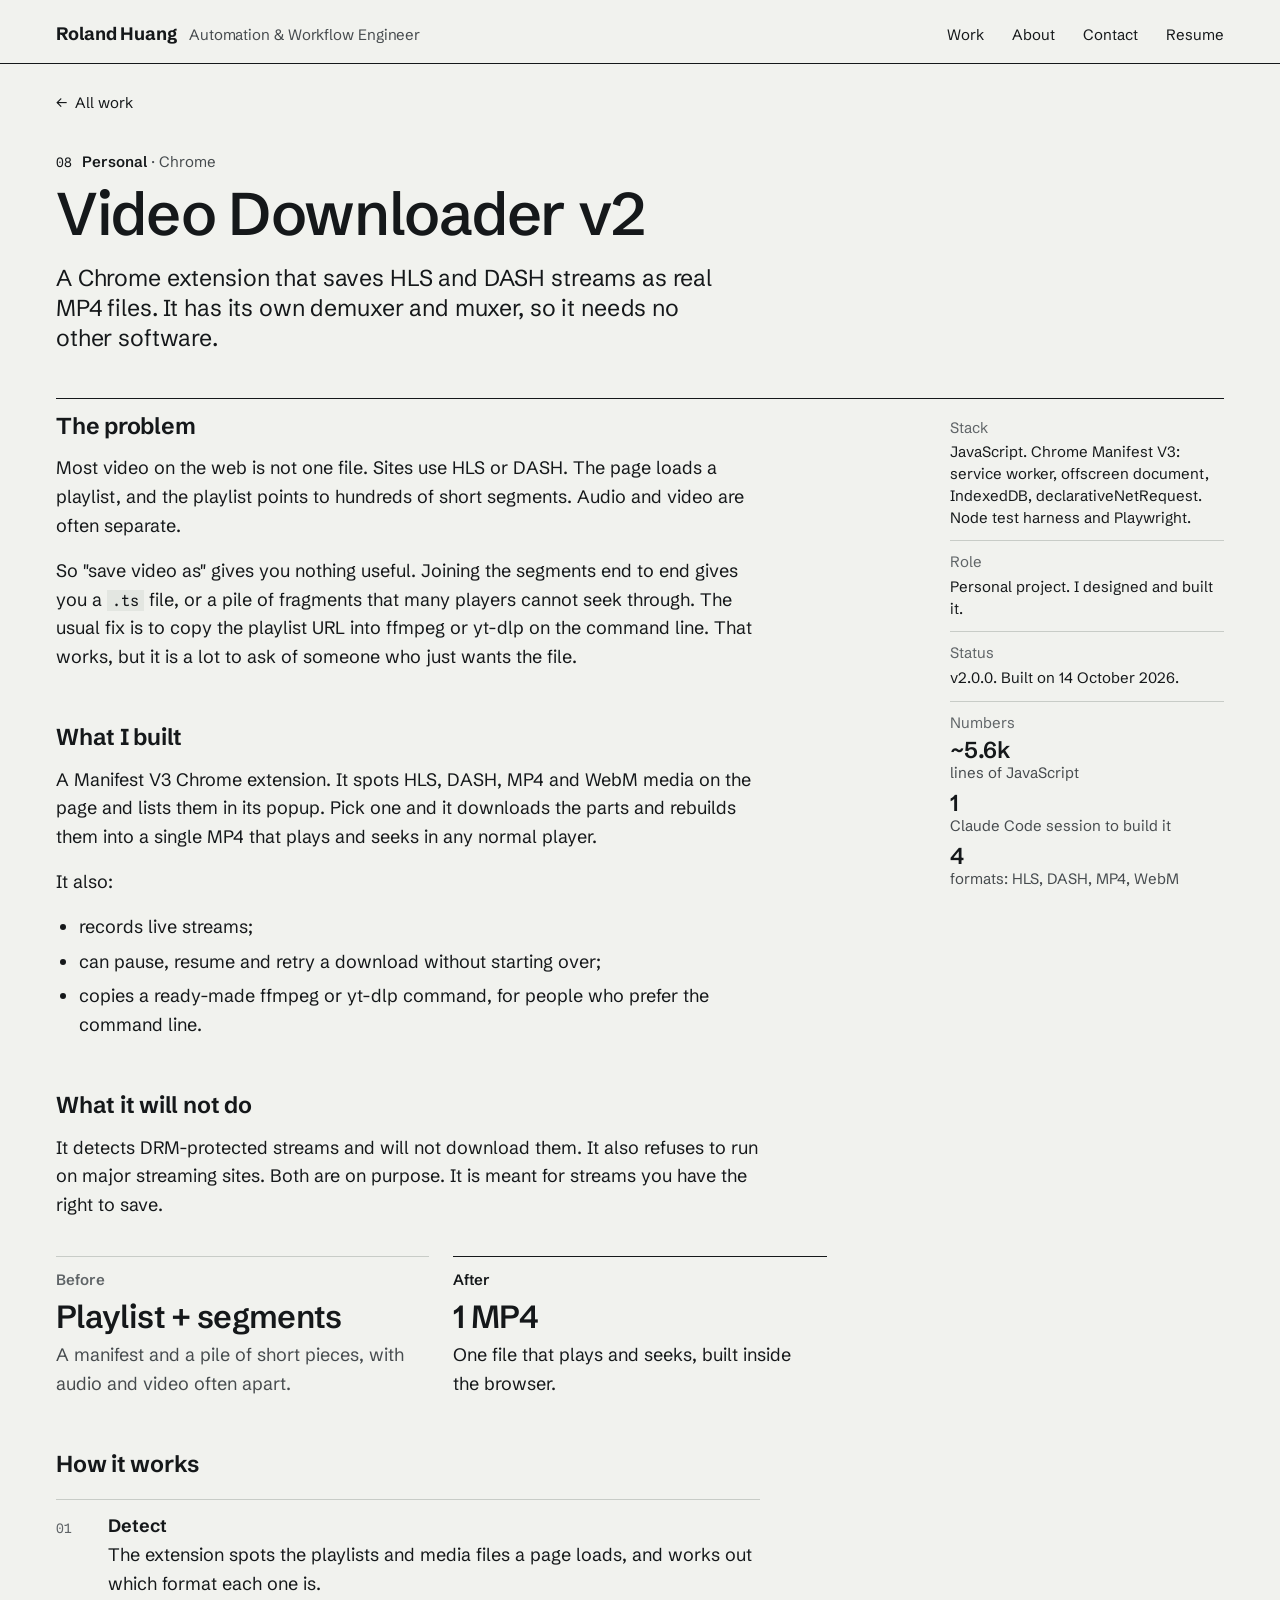
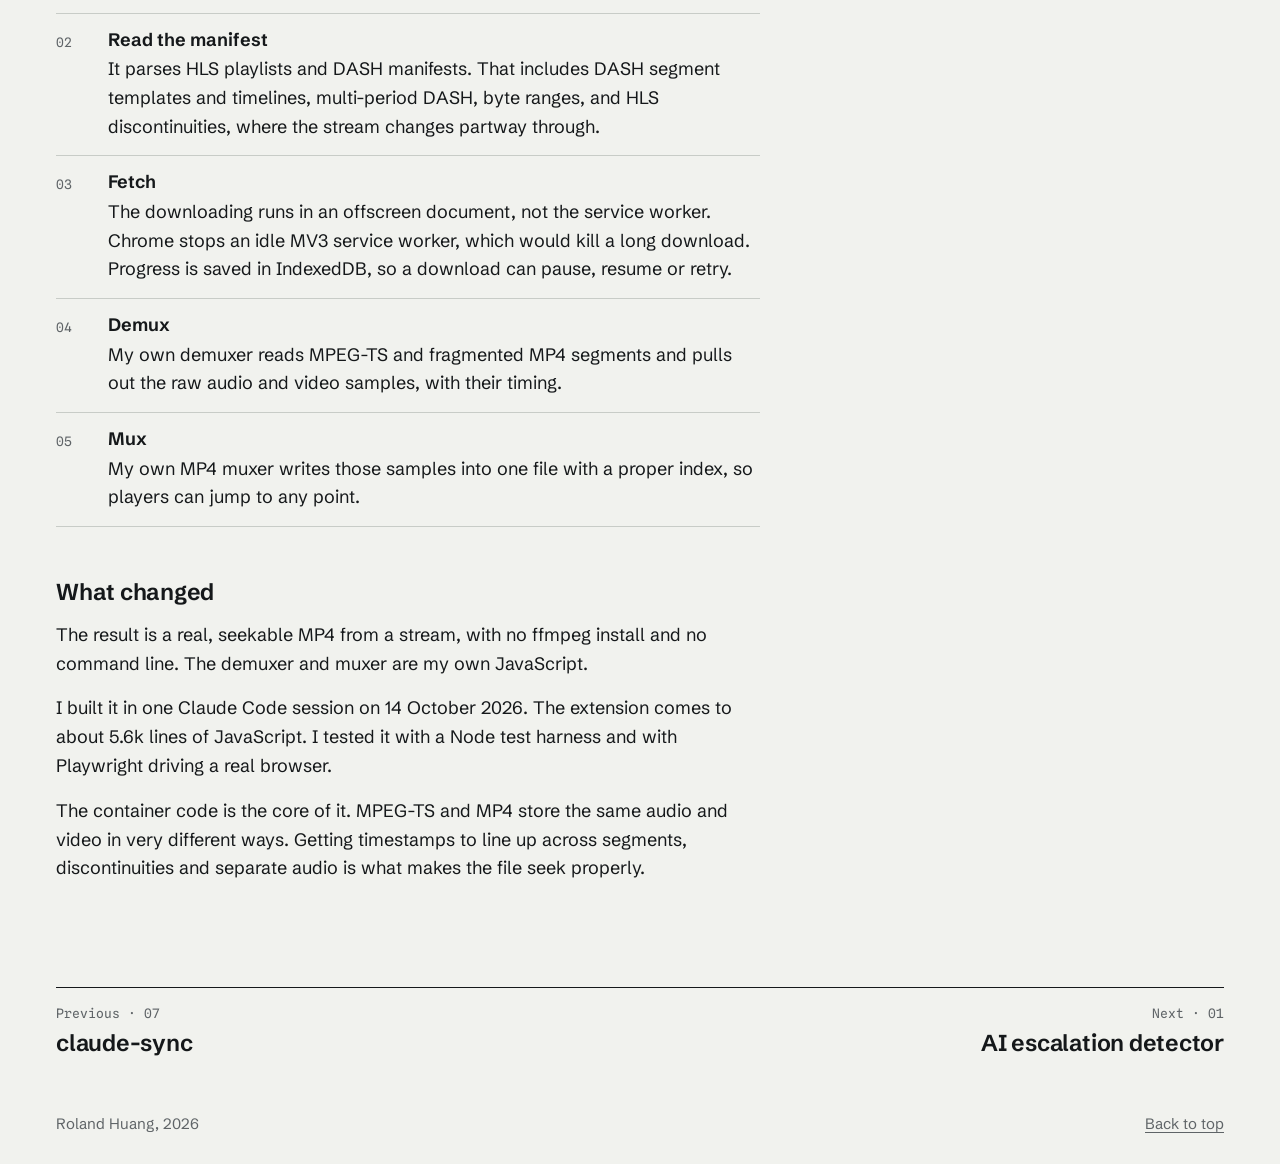
<file: work/video-downloader.html>
<!DOCTYPE html>
<html lang="en">
<head>
<meta charset="utf-8">
<meta name="viewport" content="width=device-width, initial-scale=1">
<title>Video Downloader v2 · Roland Huang</title>
<meta name="description" content="Video Downloader v2, a Chrome extension I built. It saves HLS and DASH streams as real MP4 files, with its own demuxer and muxer.">
<meta name="author" content="Roland Huang">
<meta name="theme-color" content="#F1F2EE">
<meta name="color-scheme" content="light">
<meta property="og:type" content="article">
<meta property="og:title" content="Video Downloader v2 · Roland Huang">
<meta property="og:description" content="A Manifest V3 Chrome extension that turns HLS and DASH streams into one seekable MP4. About 5.6k lines of JavaScript.">
<meta property="og:site_name" content="Roland Huang">
<meta property="og:locale" content="en_US">
<meta name="twitter:card" content="summary">
<link rel="icon" href="../favicon.svg" type="image/svg+xml">
<link rel="preconnect" href="https://fonts.googleapis.com">
<link rel="preconnect" href="https://fonts.gstatic.com" crossorigin>
<link href="https://fonts.googleapis.com/css2?family=Schibsted+Grotesk:ital,wght@0,400..900;1,400..900&amp;family=Spline+Sans+Mono:wght@400;500&amp;display=swap" rel="stylesheet">
<link rel="stylesheet" href="../assets/css/site.css">
</head>
<body>
<a class="skip" href="#main">Skip to content</a>

<header class="top">
  <div class="wrap">
    <a class="mark" href="../index.html">Roland Huang<span>Automation &amp; Workflow Engineer</span></a>
    <nav class="nav" aria-label="Main">
      <a href="../index.html#work">Work</a>
      <a href="../index.html#about">About</a>
      <a href="../index.html#contact">Contact</a>
      <a href="../resume.html">Resume</a>
    </nav>
  </div>
</header>

<main id="main">
  <div class="wrap">

    <header class="wu-head grid">
      <p class="wu-back"><a href="../index.html#work">All work</a></p>
      <p class="wu-meta"><span class="n">08</span><span class="wu-label">Personal</span> · Chrome</p>
      <h1 class="wu-title">Video Downloader v2</h1>
      <p class="wu-dek">A Chrome extension that saves HLS and DASH streams as real MP4 files. It has its own demuxer and muxer, so it needs no other software.</p>
    </header>

    <div class="wu-body grid">
      <aside class="wu-side" aria-label="Project facts">
        <dl class="wu-facts">
          <div><dt>Stack</dt><dd>JavaScript. Chrome Manifest V3: service worker, offscreen document, IndexedDB, declarativeNetRequest. Node test harness and Playwright.</dd></div>
          <div><dt>Role</dt><dd>Personal project. I designed and built it.</dd></div>
          <div><dt>Status</dt><dd>v2.0.0. Built on 14 October 2026.</dd></div>
          <div><dt>Numbers</dt><dd>
            <ul class="wu-nums">
              <li><b>~5.6k</b> lines of JavaScript</li>
              <li><b>1</b> Claude Code session to build it</li>
              <li><b>4</b> formats: HLS, DASH, MP4, WebM</li>
            </ul>
          </dd></div>
        </dl>
      </aside>

      <div class="wu-main">
        <section class="wu-sec">
          <h2>The problem</h2>
          <p>Most video on the web is not one file. Sites use HLS or DASH. The page loads a playlist, and the playlist points to hundreds of short segments. Audio and video are often separate.</p>
          <p>So "save video as" gives you nothing useful. Joining the segments end to end gives you a <code>.ts</code> file, or a pile of fragments that many players cannot seek through. The usual fix is to copy the playlist URL into ffmpeg or yt-dlp on the command line. That works, but it is a lot to ask of someone who just wants the file.</p>
        </section>

        <section class="wu-sec">
          <h2>What I built</h2>
          <p>A Manifest V3 Chrome extension. It spots HLS, DASH, MP4 and WebM media on the page and lists them in its popup. Pick one and it downloads the parts and rebuilds them into a single MP4 that plays and seeks in any normal player.</p>
          <p>It also:</p>
          <ul>
            <li>records live streams;</li>
            <li>can pause, resume and retry a download without starting over;</li>
            <li>copies a ready-made ffmpeg or yt-dlp command, for people who prefer the command line.</li>
          </ul>
        </section>

        <section class="wu-sec">
          <h2>What it will not do</h2>
          <p>It detects DRM-protected streams and will not download them. It also refuses to run on major streaming sites. Both are on purpose. It is meant for streams you have the right to save.</p>
        </section>

        <div class="wu-ba">
          <div class="wu-ba-col">
            <h3 class="wu-ba-k">Before</h3>
            <b class="wu-ba-big">Playlist + segments</b>
            <p>A manifest and a pile of short pieces, with audio and video often apart.</p>
          </div>
          <div class="wu-ba-col">
            <h3 class="wu-ba-k">After</h3>
            <b class="wu-ba-big">1 MP4</b>
            <p>One file that plays and seeks, built inside the browser.</p>
          </div>
        </div>

        <section class="wu-sec">
          <h2>How it works</h2>
          <ol class="wu-steps">
            <li><h3>Detect</h3><p>The extension spots the playlists and media files a page loads, and works out which format each one is.</p></li>
            <li><h3>Read the manifest</h3><p>It parses HLS playlists and DASH manifests. That includes DASH segment templates and timelines, multi-period DASH, byte ranges, and HLS discontinuities, where the stream changes partway through.</p></li>
            <li><h3>Fetch</h3><p>The downloading runs in an offscreen document, not the service worker. Chrome stops an idle MV3 service worker, which would kill a long download. Progress is saved in IndexedDB, so a download can pause, resume or retry.</p></li>
            <li><h3>Demux</h3><p>My own demuxer reads MPEG-TS and fragmented MP4 segments and pulls out the raw audio and video samples, with their timing.</p></li>
            <li><h3>Mux</h3><p>My own MP4 muxer writes those samples into one file with a proper index, so players can jump to any point.</p></li>
          </ol>
        </section>

        <section class="wu-sec">
          <h2>What changed</h2>
          <p>The result is a real, seekable MP4 from a stream, with no ffmpeg install and no command line. The demuxer and muxer are my own JavaScript.</p>
          <p>I built it in one Claude Code session on 14 October 2026. The extension comes to about 5.6k lines of JavaScript. I tested it with a Node test harness and with Playwright driving a real browser.</p>
          <p>The container code is the core of it. MPEG-TS and MP4 store the same audio and video in very different ways. Getting timestamps to line up across segments, discontinuities and separate audio is what makes the file seek properly.</p>
        </section>
      </div>
    </div>

    <nav class="wu-pn" aria-label="More projects">
      <a class="wu-prev" href="claude-sync.html"><span class="n">Previous · 07</span><span class="wu-pn-t">claude-sync</span></a>
      <a class="wu-next" href="escalation-detector.html"><span class="n">Next · 01</span><span class="wu-pn-t">AI escalation detector</span></a>
    </nav>

  </div>
</main>

<footer>
  <div class="wrap">
    <span>Roland Huang, 2026</span>
    <a class="no-print" href="#main">Back to top</a>
  </div>
</footer>
</body>
</html>
</file>
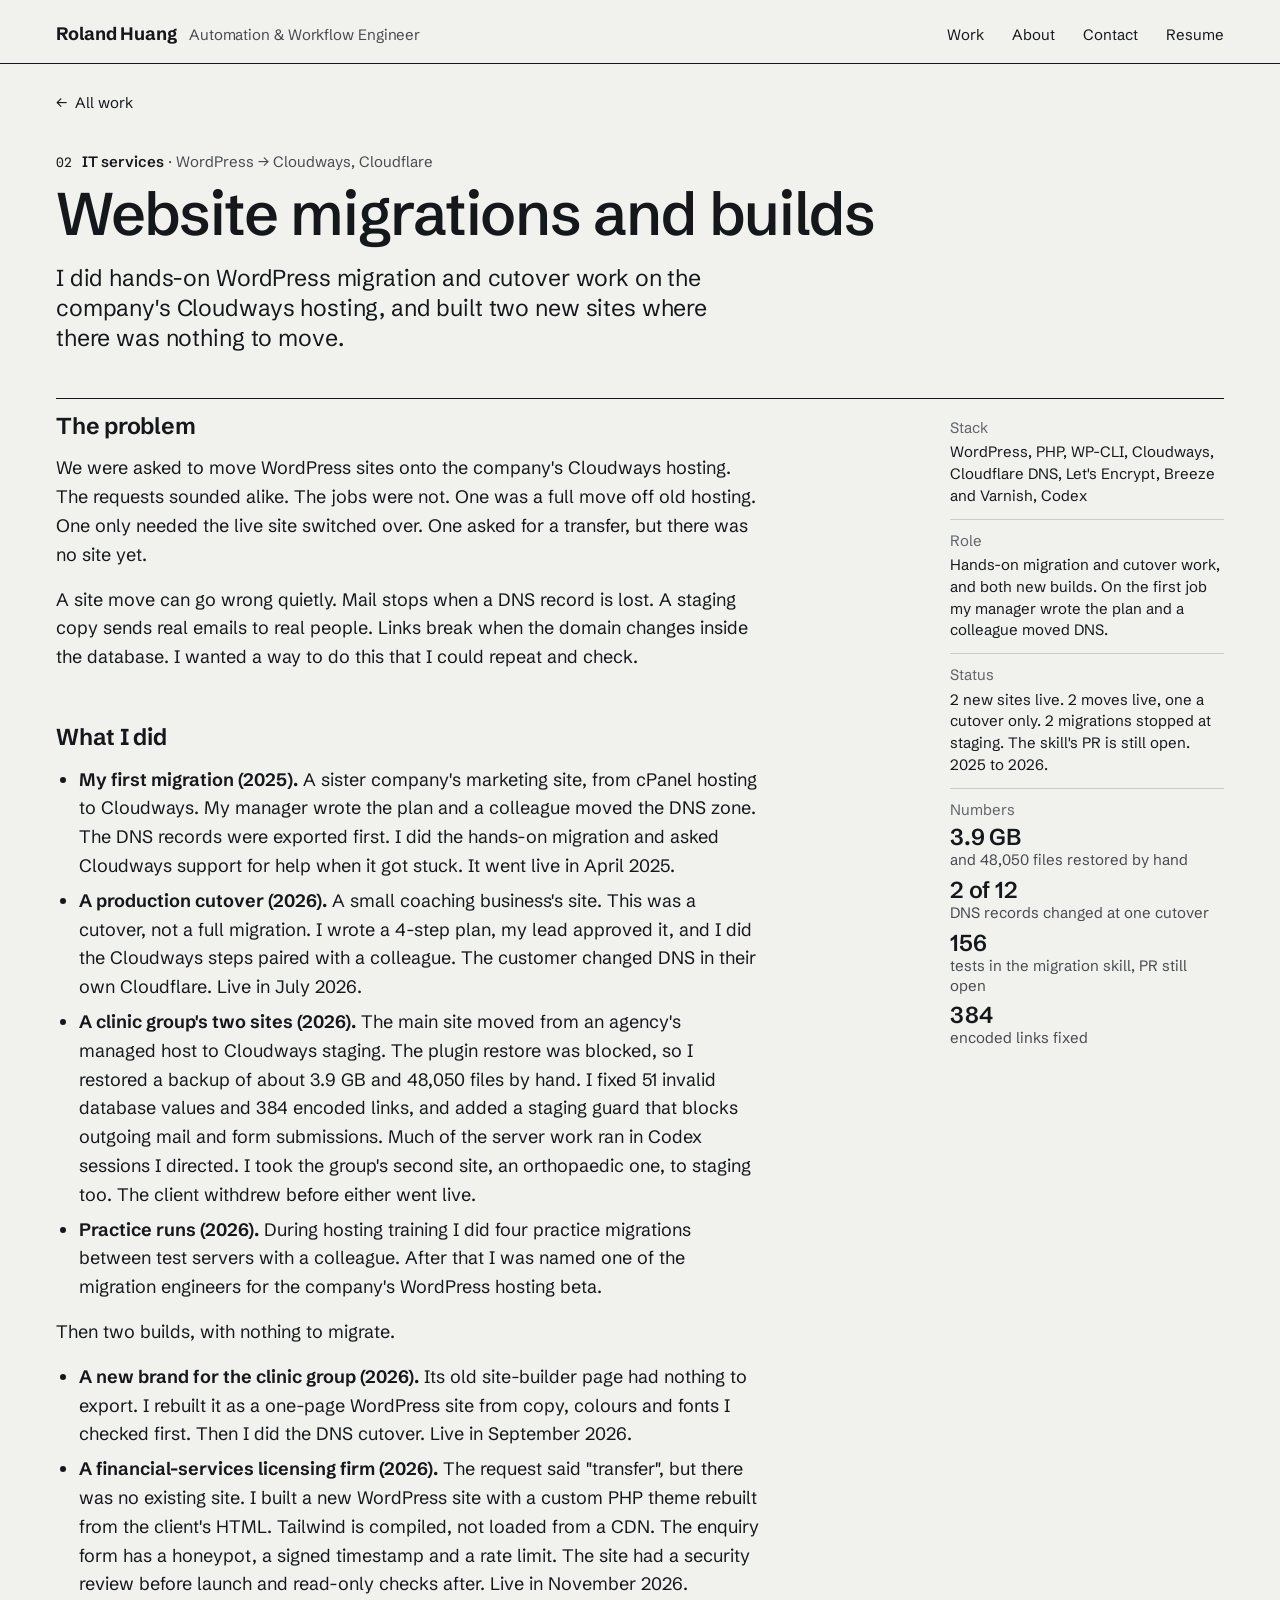
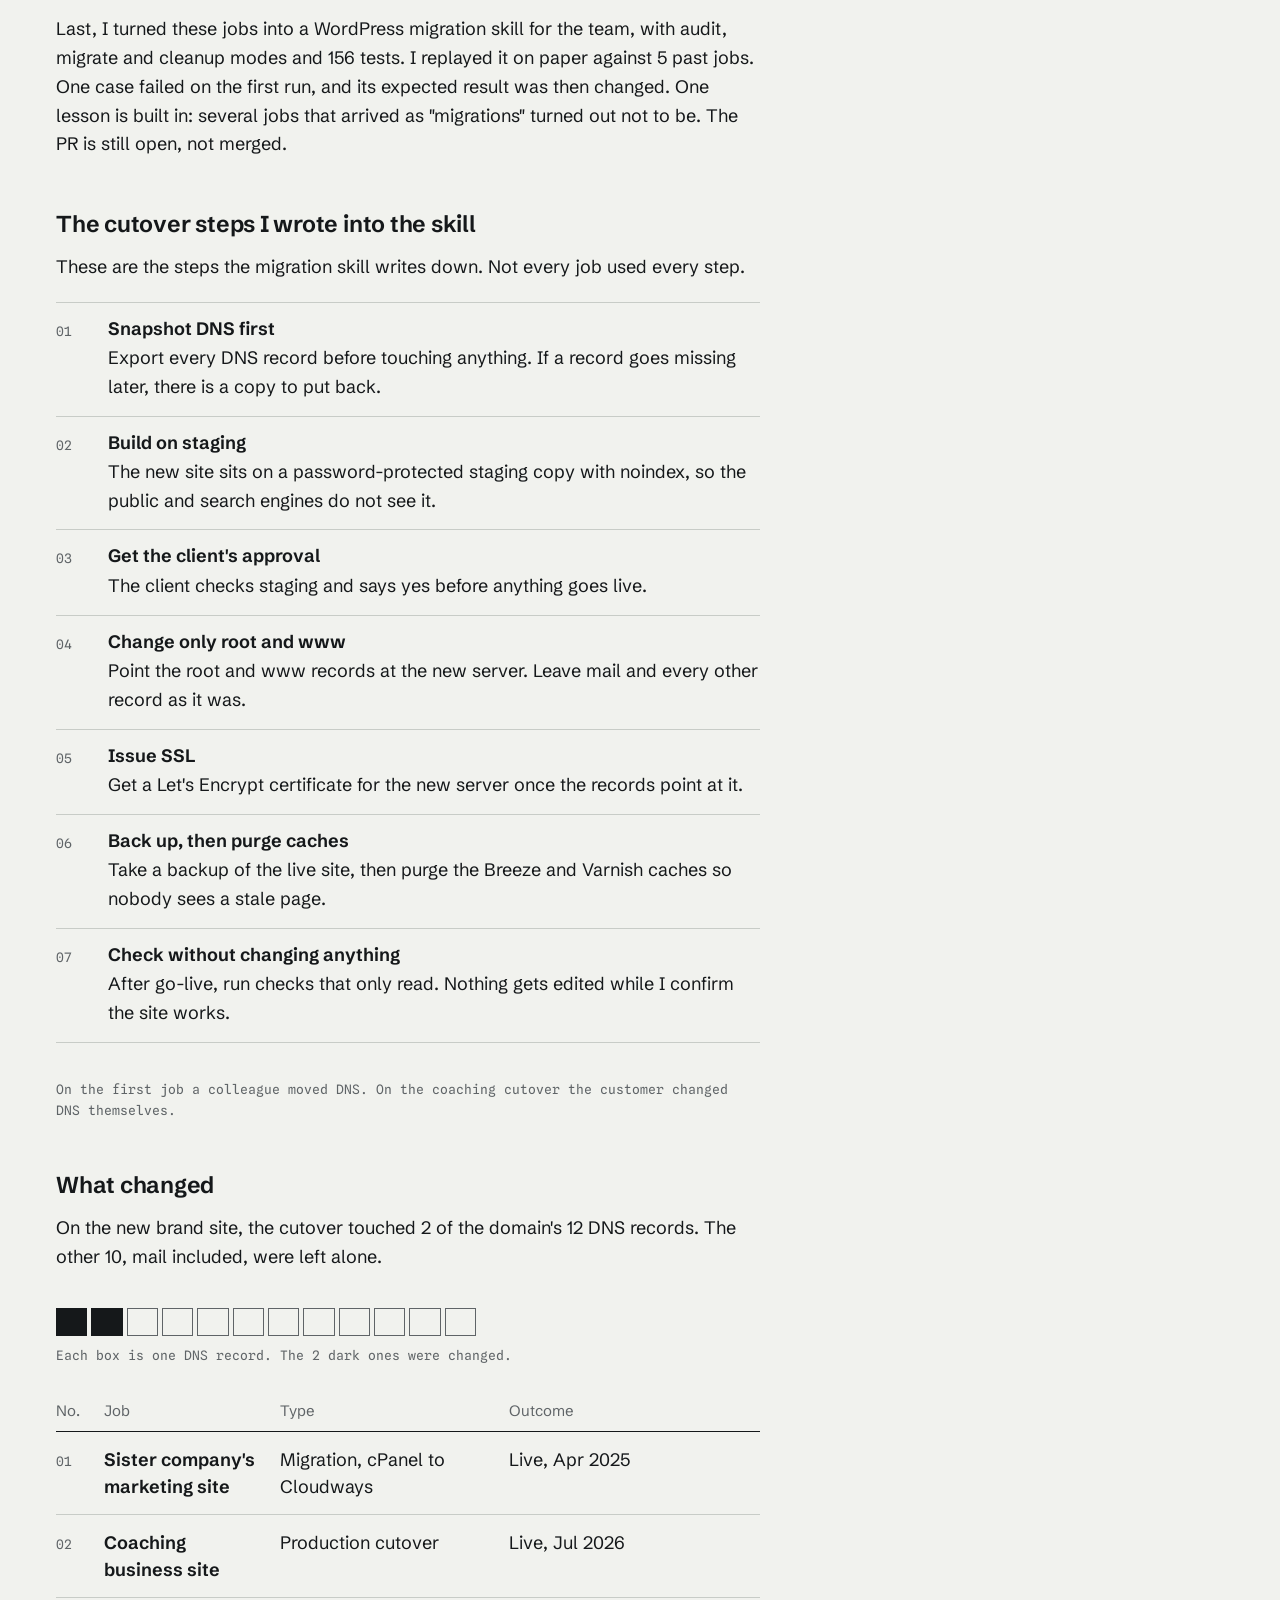
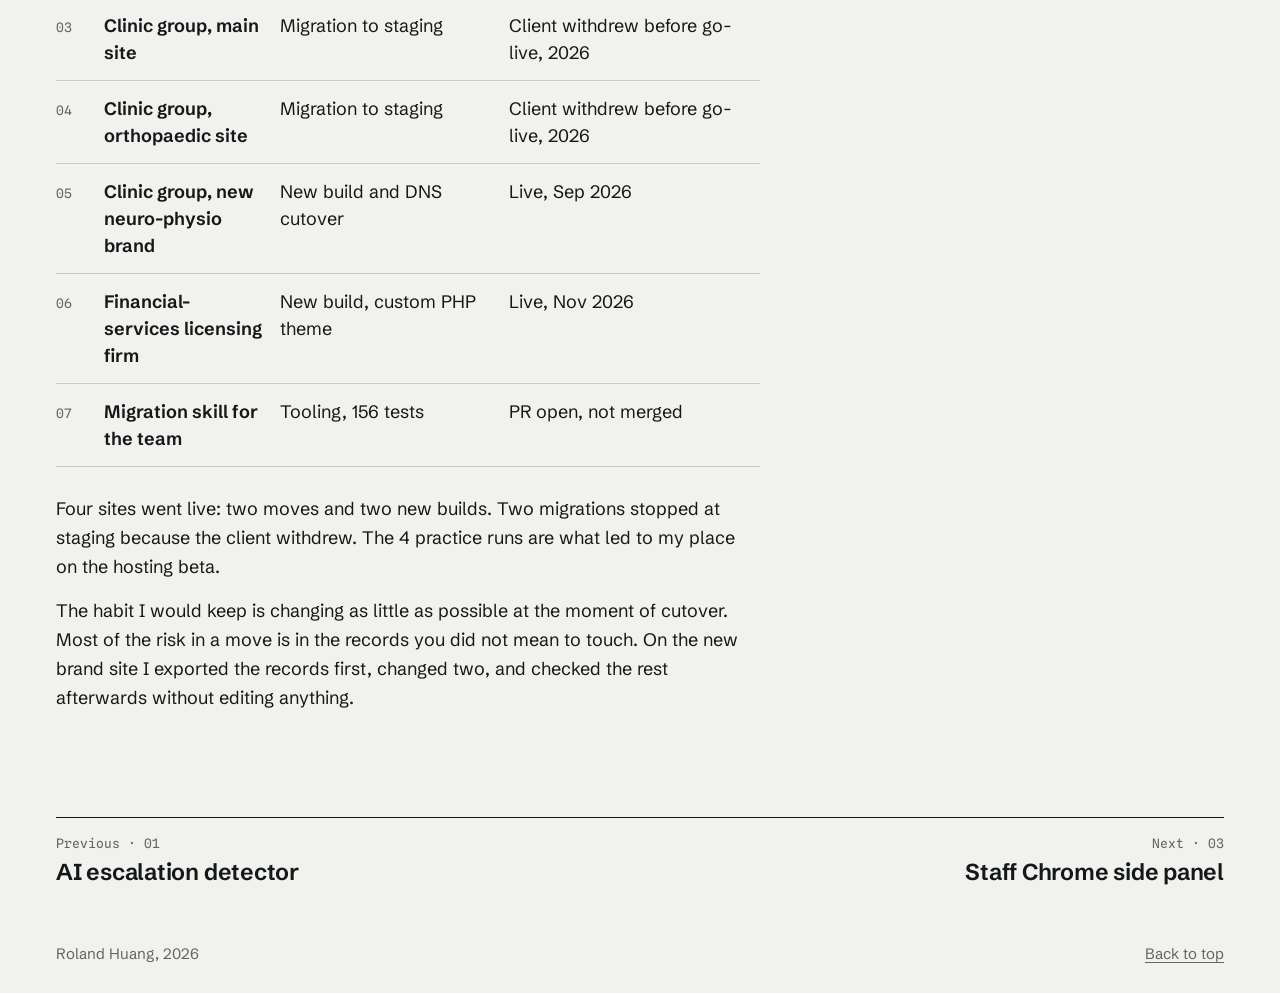
<file: work/website-migrations.html>
<!DOCTYPE html>
<html lang="en">
<head>
<meta charset="utf-8">
<meta name="viewport" content="width=device-width, initial-scale=1">
<title>Website migrations and builds · Roland Huang</title>
<meta name="description" content="How I did WordPress migrations and cutovers on Cloudways hosting, built two new sites where there was nothing to move, and wrote the steps down as a migration skill for the team (PR still open).">
<meta name="author" content="Roland Huang">
<meta name="theme-color" content="#F1F2EE">
<meta name="color-scheme" content="light">
<meta property="og:type" content="article">
<meta property="og:title" content="Website migrations and builds · Roland Huang">
<meta property="og:description" content="WordPress migrations and a cutover on Cloudways, two new sites built, and a migration skill whose PR is still open.">
<meta property="og:site_name" content="Roland Huang">
<meta property="og:locale" content="en_US">
<meta name="twitter:card" content="summary">
<link rel="icon" href="../favicon.svg" type="image/svg+xml">
<link rel="preconnect" href="https://fonts.googleapis.com">
<link rel="preconnect" href="https://fonts.gstatic.com" crossorigin>
<link href="https://fonts.googleapis.com/css2?family=Schibsted+Grotesk:ital,wght@0,400..900;1,400..900&amp;family=Spline+Sans+Mono:wght@400;500&amp;display=swap" rel="stylesheet">
<link rel="stylesheet" href="../assets/css/site.css">
</head>
<body>
<a class="skip" href="#main">Skip to content</a>

<header class="top">
  <div class="wrap">
    <a class="mark" href="../index.html">Roland Huang<span>Automation &amp; Workflow Engineer</span></a>
    <nav class="nav" aria-label="Main">
      <a href="../index.html#work">Work</a>
      <a href="../index.html#about">About</a>
      <a href="../index.html#contact">Contact</a>
      <a href="../resume.html">Resume</a>
    </nav>
  </div>
</header>

<main id="main">
  <div class="wrap">

    <header class="wu-head grid">
      <p class="wu-back"><a href="../index.html#work">All work</a></p>
      <p class="wu-meta"><span class="n">02</span><span class="wu-label">IT services</span> · WordPress → Cloudways, Cloudflare</p>
      <h1 class="wu-title">Website migrations and builds</h1>
      <p class="wu-dek">I did hands-on WordPress migration and cutover work on the company's Cloudways hosting, and built two new sites where there was nothing to move.</p>
    </header>

    <div class="wu-body grid">
      <aside class="wu-side" aria-label="Project facts">
        <dl class="wu-facts">
          <div><dt>Stack</dt><dd>WordPress, PHP, WP-CLI, Cloudways, Cloudflare DNS, Let's Encrypt, Breeze and Varnish, Codex</dd></div>
          <div><dt>Role</dt><dd>Hands-on migration and cutover work, and both new builds. On the first job my manager wrote the plan and a colleague moved DNS.</dd></div>
          <div><dt>Status</dt><dd>2 new sites live. 2 moves live, one a cutover only. 2 migrations stopped at staging. The skill's PR is still open. 2025 to 2026.</dd></div>
          <div><dt>Numbers</dt><dd>
            <ul class="wu-nums">
              <li><b>3.9 GB</b> and 48,050 files restored by hand</li>
              <li><b>2 of 12</b> DNS records changed at one cutover</li>
              <li><b>156</b> tests in the migration skill, PR still open</li>
              <li><b>384</b> encoded links fixed</li>
            </ul>
          </dd></div>
        </dl>
      </aside>

      <div class="wu-main">
        <section class="wu-sec">
          <h2>The problem</h2>
          <p>We were asked to move WordPress sites onto the company's Cloudways hosting. The requests sounded alike. The jobs were not. One was a full move off old hosting. One only needed the live site switched over. One asked for a transfer, but there was no site yet.</p>
          <p>A site move can go wrong quietly. Mail stops when a DNS record is lost. A staging copy sends real emails to real people. Links break when the domain changes inside the database. I wanted a way to do this that I could repeat and check.</p>
        </section>

        <section class="wu-sec">
          <h2>What I did</h2>
          <ul>
            <li><strong>My first migration (2025).</strong> A sister company's marketing site, from cPanel hosting to Cloudways. My manager wrote the plan and a colleague moved the DNS zone. The DNS records were exported first. I did the hands-on migration and asked Cloudways support for help when it got stuck. It went live in April 2025.</li>
            <li><strong>A production cutover (2026).</strong> A small coaching business's site. This was a cutover, not a full migration. I wrote a 4-step plan, my lead approved it, and I did the Cloudways steps paired with a colleague. The customer changed DNS in their own Cloudflare. Live in July 2026.</li>
            <li><strong>A clinic group's two sites (2026).</strong> The main site moved from an agency's managed host to Cloudways staging. The plugin restore was blocked, so I restored a backup of about 3.9 GB and 48,050 files by hand. I fixed 51 invalid database values and 384 encoded links, and added a staging guard that blocks outgoing mail and form submissions. Much of the server work ran in Codex sessions I directed. I took the group's second site, an orthopaedic one, to staging too. The client withdrew before either went live.</li>
            <li><strong>Practice runs (2026).</strong> During hosting training I did four practice migrations between test servers with a colleague. After that I was named one of the migration engineers for the company's WordPress hosting beta.</li>
          </ul>
          <p>Then two builds, with nothing to migrate.</p>
          <ul>
            <li><strong>A new brand for the clinic group (2026).</strong> Its old site-builder page had nothing to export. I rebuilt it as a one-page WordPress site from copy, colours and fonts I checked first. Then I did the DNS cutover. Live in September 2026.</li>
            <li><strong>A financial-services licensing firm (2026).</strong> The request said "transfer", but there was no existing site. I built a new WordPress site with a custom PHP theme rebuilt from the client's HTML. Tailwind is compiled, not loaded from a CDN. The enquiry form has a honeypot, a signed timestamp and a rate limit. The site had a security review before launch and read-only checks after. Live in November 2026.</li>
          </ul>
          <p>Last, I turned these jobs into a WordPress migration skill for the team, with audit, migrate and cleanup modes and 156 tests. I replayed it on paper against 5 past jobs. One case failed on the first run, and its expected result was then changed. One lesson is built in: several jobs that arrived as "migrations" turned out not to be. The PR is still open, not merged.</p>
        </section>

        <section class="wu-sec">
          <h2>The cutover steps I wrote into the skill</h2>
          <p>These are the steps the migration skill writes down. Not every job used every step.</p>
          <ol class="wu-steps">
            <li><h3>Snapshot DNS first</h3><p>Export every DNS record before touching anything. If a record goes missing later, there is a copy to put back.</p></li>
            <li><h3>Build on staging</h3><p>The new site sits on a password-protected staging copy with noindex, so the public and search engines do not see it.</p></li>
            <li><h3>Get the client's approval</h3><p>The client checks staging and says yes before anything goes live.</p></li>
            <li><h3>Change only root and www</h3><p>Point the root and www records at the new server. Leave mail and every other record as it was.</p></li>
            <li><h3>Issue SSL</h3><p>Get a Let's Encrypt certificate for the new server once the records point at it.</p></li>
            <li><h3>Back up, then purge caches</h3><p>Take a backup of the live site, then purge the Breeze and Varnish caches so nobody sees a stale page.</p></li>
            <li><h3>Check without changing anything</h3><p>After go-live, run checks that only read. Nothing gets edited while I confirm the site works.</p></li>
          </ol>
          <p class="wu-note">On the first job a colleague moved DNS. On the coaching cutover the customer changed DNS themselves.</p>
        </section>

        <section class="wu-sec">
          <h2>What changed</h2>
          <p>On the new brand site, the cutover touched 2 of the domain's 12 DNS records. The other 10, mail included, were left alone.</p>
          <figure class="wu-fig">
            <div class="recs" role="img" aria-label="12 DNS records. 2 were changed at the cutover, 10 were left alone.">
              <i class="ch"></i><i class="ch"></i><i></i><i></i><i></i><i></i><i></i><i></i><i></i><i></i><i></i><i></i>
            </div>
            <figcaption class="cap">Each box is one DNS record. The 2 dark ones were changed.</figcaption>
          </figure>
          <table class="tbl">
            <caption class="visually-hidden">The website jobs, what kind of job each was, and the outcome</caption>
            <thead><tr><th scope="col">No.</th><th scope="col">Job</th><th scope="col">Type</th><th scope="col">Outcome</th></tr></thead>
            <tbody>
              <tr><td class="n">01</td><td class="name">Sister company's marketing site</td><td data-k="Type">Migration, cPanel to Cloudways</td><td data-k="Outcome">Live, Apr 2025</td></tr>
              <tr><td class="n">02</td><td class="name">Coaching business site</td><td data-k="Type">Production cutover</td><td data-k="Outcome">Live, Jul 2026</td></tr>
              <tr><td class="n">03</td><td class="name">Clinic group, main site</td><td data-k="Type">Migration to staging</td><td data-k="Outcome">Client withdrew before go-live, 2026</td></tr>
              <tr><td class="n">04</td><td class="name">Clinic group, orthopaedic site</td><td data-k="Type">Migration to staging</td><td data-k="Outcome">Client withdrew before go-live, 2026</td></tr>
              <tr><td class="n">05</td><td class="name">Clinic group, new neuro-physio brand</td><td data-k="Type">New build and DNS cutover</td><td data-k="Outcome">Live, Sep 2026</td></tr>
              <tr><td class="n">06</td><td class="name">Financial-services licensing firm</td><td data-k="Type">New build, custom PHP theme</td><td data-k="Outcome">Live, Nov 2026</td></tr>
              <tr><td class="n">07</td><td class="name">Migration skill for the team</td><td data-k="Type">Tooling, 156 tests</td><td data-k="Outcome">PR open, not merged</td></tr>
            </tbody>
          </table>
          <p>Four sites went live: two moves and two new builds. Two migrations stopped at staging because the client withdrew. The 4 practice runs are what led to my place on the hosting beta.</p>
          <p>The habit I would keep is changing as little as possible at the moment of cutover. Most of the risk in a move is in the records you did not mean to touch. On the new brand site I exported the records first, changed two, and checked the rest afterwards without editing anything.</p>
        </section>
      </div>
    </div>

    <nav class="wu-pn" aria-label="More projects">
      <a class="wu-prev" href="escalation-detector.html"><span class="n">Previous · 01</span><span class="wu-pn-t">AI escalation detector</span></a>
      <a class="wu-next" href="chrome-side-panel.html"><span class="n">Next · 03</span><span class="wu-pn-t">Staff Chrome side panel</span></a>
    </nav>

  </div>
</main>

<footer>
  <div class="wrap">
    <span>Roland Huang, 2026</span>
    <a class="no-print" href="#main">Back to top</a>
  </div>
</footer>
</body>
</html>
</file>
<file: assets/css/site.css>
/* ==========================================================================
   Roland Huang, portfolio. Shared styles ("Switchboard" design).

   Fonts: Schibsted Grotesk (text) + Spline Sans Mono (numbers).
   Colours: paper #F1F2EE, ink #15181A, one signal green #087A50.
   The green is only for active or selected states. Do not use it for
   decoration, borders or headings.

   PAGE SHELL (every page)
     <a class="skip" href="#main">Skip to content</a>
     <header class="top"> <div class="wrap"> .mark + nav.nav </div> </header>
     <main id="main"> <div class="wrap"> ... </div> </main>
     <footer> <div class="wrap"> ... </div> </footer>
   Pages inside /work/ must prefix every link with ../ (../index.html,
   ../assets/css/site.css, ../resume.html). Keep all links relative.

   WRITE-UP PAGE COMPONENTS (work/<slug>.html)
     .wu-head           page header (a .grid)
       .wu-back         back link, points to ../index.html#work
       .wu-meta         number + label + route line
         .n             project number, mono ("01")
         .wu-label      "IT services" | "Client" | "Personal" | "Freelance"
       .wu-title        the h1
       .wu-dek          one-sentence lead under the title
     .wu-body           two-column body (a .grid). Put the aside FIRST in
                        the markup: it sits on the right on wide screens
                        and moves below the prose at 980px and under.
       .wu-side         narrow facts column (aside)
         .wu-facts      a <dl>; each fact is <div><dt>..</dt><dd>..</dd></div>
                        Use dt names: Stack, Role, Status, Numbers.
         .wu-nums       a <ul> inside a dd for figures: <li><b>988</b> tests</li>
       .wu-main         prose column, about 64ch
         .wu-sec        a section with an <h2>
         .wu-fig        figure; put the image in .mat (grey mount) and
                        the caption in figcaption.cap
         .wu-ba         Before / After pair
           .wu-ba-col   one side; first child h3.wu-ba-k ("Before"/"After")
           .wu-ba-big   optional big figure inside a side
         .wu-steps      numbered "How it works" list (<ol>); each <li> holds
                        an <h3> and a <p>. Numbers come from CSS.
         .wu-note       small aside line in the prose (mono caption style)
     .wu-pn             prev / next project nav (a <nav>)
       .wu-prev, .wu-next   the two links; inside each:
         .n             "Previous" / "Next" + number
         .wu-pn-t       project title
       Use <span class="wu-pn-empty"></span> in place of a missing side.
       The ring wraps: 01's previous is the last write-up, and the last
       write-up's next is 01.

   Example:
     <main id="main"><div class="wrap">
       <header class="wu-head grid">
         <p class="wu-back"><a href="../index.html#work">All work</a></p>
         <p class="wu-meta"><span class="n">01</span><span class="wu-label">IT services</span> · Intercom → Asana, Google Chat</p>
         <h1 class="wu-title">AI escalation detector</h1>
         <p class="wu-dek">It checks incoming support conversations for escalations ...</p>
       </header>
       <div class="wu-body grid">
         <aside class="wu-side" aria-label="Project facts">
           <dl class="wu-facts">
             <div><dt>Stack</dt><dd>Python, Cloud Run</dd></div>
             <div><dt>Role</dt><dd>Sole builder</dd></div>
             <div><dt>Status</dt><dd>Live since 25 Jun 2026</dd></div>
             <div><dt>Numbers</dt><dd><ul class="wu-nums"><li><b>988</b> automated tests</li></ul></dd></div>
           </dl>
         </aside>
         <div class="wu-main">
           <section class="wu-sec"><h2>The problem</h2><p>...</p></section>
           <figure class="wu-fig"><div class="mat"><img src="../assets/img/x.png" alt="..."></div>
             <figcaption class="cap">...</figcaption></figure>
           <div class="wu-ba">
             <div class="wu-ba-col"><h3 class="wu-ba-k">Before</h3><p>...</p></div>
             <div class="wu-ba-col"><h3 class="wu-ba-k">After</h3><p>...</p></div>
           </div>
           <ol class="wu-steps"><li><h3>Read</h3><p>...</p></li></ol>
         </div>
       </div>
       <nav class="wu-pn" aria-label="More projects">
         <a class="wu-prev" href="video-downloader.html"><span class="n">Previous · 08</span><span class="wu-pn-t">Video Downloader v2</span></a>
         <a class="wu-next" href="website-migrations.html"><span class="n">Next · 02</span><span class="wu-pn-t">Website migrations and builds</span></a>
       </nav>
     </div></main>

   PRINT: the @media print block at the end is the base. The resume adds
   its own print rules on top. Helpers: .no-print, .print-only.
   ========================================================================== */

:root{
  --paper:#F1F2EE;
  --paper-2:#E3E6E1;
  --ink:#15181A;
  --ink-2:#464B4E;
  --ink-3:#5F6467;
  --rule:#C8CCC7;
  --signal:#087A50;

  --sans:"Schibsted Grotesk", "Helvetica Neue", Arial, sans-serif;
  --mono:"Spline Sans Mono", ui-monospace, Menlo, monospace;

  /* type scale: six steps plus the headline */
  --fs-xs:13px;   /* mono: numbers, captions */
  --fs-s:15px;    /* meta, small print */
  --fs-m:18px;    /* body */
  --fs-l:23px;    /* lead, readout title */
  --fs-xl:32px;   /* h3, figures */
  --fs-xxl:46px;  /* h2, contact */
  --fs-h1:60px;

  --gap:88px;
}
*{box-sizing:border-box}
html{-webkit-text-size-adjust:100%}
body{
  margin:0;background:var(--paper);color:var(--ink);
  font-family:var(--sans);font-size:var(--fs-m);line-height:1.5;font-weight:400;
  -webkit-font-smoothing:antialiased;
}
a{color:inherit;text-decoration-thickness:1px;text-underline-offset:3px}
a:hover{color:var(--signal)}
a:focus-visible,button:focus-visible,summary:focus-visible{outline:2px solid var(--ink);outline-offset:3px}
img{display:block;max-width:100%;height:auto}
h1,h2,h3{text-wrap:balance}
p{text-wrap:pretty}
.wrap{max-width:1328px;margin:0 auto;padding:0 56px}
.grid{display:grid;grid-template-columns:repeat(12,minmax(0,1fr));column-gap:24px}
.n{font-family:var(--mono);font-size:var(--fs-xs);font-weight:400;font-variant-numeric:tabular-nums}
.cap{font-family:var(--mono);font-size:var(--fs-xs);color:var(--ink-3);margin:10px 0 0;line-height:1.45}
.tab{font-variant-numeric:tabular-nums lining-nums}
.visually-hidden{position:absolute !important;width:1px;height:1px;overflow:hidden;clip:rect(0 0 0 0);clip-path:inset(50%);white-space:nowrap}
.print-only{display:none}

/* skip link */
.skip{position:absolute;left:12px;top:-60px;z-index:10;background:var(--ink);color:var(--paper);padding:8px 12px;font-size:var(--fs-s);text-decoration:none}
.skip:focus{top:12px;color:var(--paper)}

/* header */
.top{border-bottom:1px solid var(--ink)}
.top .wrap{display:flex;align-items:baseline;justify-content:space-between;gap:24px;padding-top:20px;padding-bottom:16px}
.mark{text-decoration:none;font-size:var(--fs-m);font-weight:700;letter-spacing:-.005em}
.mark span{font-weight:400;color:var(--ink-2);margin-left:12px;font-size:var(--fs-s)}
.nav{display:flex;gap:28px;font-size:var(--fs-s)}
.nav a{text-decoration:none}
.nav a:hover{text-decoration:underline}
.nav a[aria-current="page"]{text-decoration:underline}

/* intro */
.intro{padding:40px 0 30px}
.intro h1{
  grid-column:1 / span 10;margin:0;
  font-size:var(--fs-h1);line-height:1.02;font-weight:560;letter-spacing:-.022em;
}
.intro h1 i{font-weight:520}

/* switchboard */
.switch{border-top:1px solid var(--ink);padding-top:12px;align-items:start}
.switch h2{grid-column:1 / -1;margin:0 0 4px;font-size:var(--fs-s);font-weight:600}
.board-wrap{grid-column:1 / span 8}
.board-hint{margin:2px 0 0;font-size:var(--fs-xs);font-family:var(--mono);color:var(--ink-3)}
#board{display:block;width:100%;height:auto;overflow:visible;margin-top:-4px}
#board .rail{stroke:var(--ink);stroke-width:1}
#board .rail-2{stroke:var(--rule);stroke-width:1}
#board .lbl{font-family:var(--sans);font-size:19px;font-weight:560;fill:var(--ink);transition:opacity .15s}
#board.hovering .node .lbl{opacity:.42}
#board.hovering .node.on .lbl{opacity:1}
#board .cord{fill:none;stroke:var(--ink);stroke-width:1.2;stroke-linecap:round;transition:opacity .15s}
#board .knot{fill:var(--ink)}
#board.hovering .wire .cord,#board.hovering .wire .knot{opacity:.2}
#board.hovering .wire.hot .cord,#board.hovering .wire.hot .knot{opacity:1}
#board .hit{fill:none;stroke:transparent;stroke-width:16;pointer-events:stroke;cursor:pointer}
#board .wire{outline:none}
#board .wire:focus-visible .cord{stroke-dasharray:4 3;opacity:1}
#board .live .cord{stroke:var(--signal);stroke-width:2.6;opacity:1}
#board .live .knot{fill:var(--signal)}
#board.kbd .live .cord{stroke-dasharray:7 4}
#board .jack{fill:var(--paper);stroke:var(--ink);stroke-width:1.1}
#board .plug{fill:var(--ink)}
#board .plug.on{fill:var(--signal)}

.aside{grid-column:9 / span 4;padding-top:26px}
.readout{min-height:360px}
.r-meta{margin:0;font-size:var(--fs-s);color:var(--ink-2)}
.r-meta .n{color:var(--signal);margin-right:10px}
.readout h3{margin:6px 0 2px;font-size:var(--fs-l);line-height:1.15;font-weight:650;letter-spacing:-.01em}
.r-route{margin:0 0 14px;font-size:var(--fs-s);color:var(--ink-2)}
.r-text{margin:0 0 16px}
.r-facts{list-style:none;margin:0;padding:0}
.r-facts li{font-size:var(--fs-s);color:var(--ink-2);margin:0 0 3px}
.r-facts b{color:var(--ink);font-weight:650;margin-right:4px}
.r-more{display:inline-block;margin-top:14px;font-size:var(--fs-s)}

.index{list-style:none;margin:20px 0 0;padding:16px 0 0;border-top:1px solid var(--rule)}
.index button{
  all:unset;box-sizing:border-box;display:grid;grid-template-columns:34px 1fr;width:100%;
  padding:4px 0;cursor:pointer;font-size:var(--fs-s);line-height:1.35;color:var(--ink-2);
}
.index button .n{color:var(--ink-3);padding-top:1px}
.index button:hover{color:var(--ink)}
.index button[aria-pressed="true"]{color:var(--ink);font-weight:600}
.index button[aria-pressed="true"] .n{color:var(--signal)}
.index button:focus-visible{outline:2px solid var(--ink);outline-offset:2px}
.index a{display:grid;grid-template-columns:34px 1fr;padding:4px 0;font-size:var(--fs-s);line-height:1.35;text-decoration:none}

/* sections */
section.block{padding-top:var(--gap)}
.sec-head{border-top:1px solid var(--ink);padding-top:12px;margin-bottom:40px}
.sec-head h2{margin:0;font-size:var(--fs-xxl);line-height:1.02;font-weight:600;letter-spacing:-.022em}

.work{margin-bottom:var(--gap)}
.meta{margin:0 0 8px;font-size:var(--fs-s);color:var(--ink-2)}
.meta .n{color:var(--ink);margin-right:10px}
.work h3{margin:0 0 14px;font-size:var(--fs-xl);line-height:1.06;font-weight:640;letter-spacing:-.018em}
.work h3 a{text-decoration:none}
.work h3 a:hover{text-decoration:underline;text-decoration-thickness:2px}
.work .dek{font-size:var(--fs-l);line-height:1.3;margin:0 0 18px;letter-spacing:-.006em}
.work p{margin:0 0 14px;max-width:34em}
.work .go{margin:22px 0 0;font-size:var(--fs-s)}
.mat{background:var(--paper-2);padding:24px}
.mat img,.crop{border:1px solid var(--ink)}

/* big figures, used sparingly */
.figs{display:grid;grid-template-columns:repeat(2,minmax(0,1fr));gap:22px 24px;margin:26px 0 0}
.fig b{display:block;font-size:var(--fs-xl);line-height:1;font-weight:600;letter-spacing:-.02em}
.fig span{display:block;font-size:var(--fs-s);color:var(--ink-2);margin-top:6px;line-height:1.35}

/* 01 */
#w-01 .pic{grid-column:1 / span 6;margin:0}
#w-01 .txt{grid-column:8 / span 5;padding-top:6px}
.crop{position:relative;overflow:hidden;aspect-ratio:400 / 296;background:#fff}
.crop img{position:absolute;max-width:none;width:213.75%;left:-57.5%;top:-30.4%}

/* 02 */
#w-02 .txt{grid-column:1 / span 5}
#w-02 .side{grid-column:7 / span 6;padding-top:4px}
#w-02 .recs{margin-top:18px}

/* 03 */
#w-03 .sketch{grid-column:1 / span 3;margin:0}
#w-03 .txt{grid-column:4 / span 5;padding-left:12px}
#w-03 .side{grid-column:10 / span 3;padding-top:6px}
.panel{border:1px solid var(--ink);background:var(--paper);font-size:var(--fs-s);max-width:250px}
.panel div{padding:12px 14px;border-top:1px solid var(--rule);min-height:64px;position:relative}
.panel div:first-child{border-top:0}
.panel .timer{position:absolute;right:12px;top:12px;display:flex;gap:6px}
.panel .timer svg{display:block}
.ruler svg{width:100%;height:auto;display:block}
.ruler text{font-family:var(--mono);font-size:13px;fill:var(--ink-2)}
.big{font-size:var(--fs-xxl);line-height:1;font-weight:600;letter-spacing:-.025em;margin:40px 0 6px}
.big + span{display:block;font-size:var(--fs-s);color:var(--ink-2)}

/* 04 */
#w-04 .txt{grid-column:1 / span 4}
#w-04 .shots{grid-column:6 / span 7}
#w-04 .under{display:grid;grid-template-columns:minmax(0,5fr) minmax(0,6fr);gap:24px;margin-top:18px;align-items:start}
.dark-crop{position:relative;overflow:hidden;aspect-ratio:660 / 190;border:1px solid var(--ink);background:#1e2026}
.dark-crop img{position:absolute;max-width:none;width:132.9%;left:-2.85%;top:-368.4%}

/* 05 */
#w-05 .chart{grid-column:1 / span 4;padding-top:4px}
#w-05 .txt{grid-column:6 / span 6}
.ratio b{display:block;font-size:var(--fs-xxl);line-height:1;font-weight:600;letter-spacing:-.025em}
.ratio span{display:block;font-size:var(--fs-s);color:var(--ink-2);margin-top:6px}
.bars{margin-top:44px}
.bars h4{margin:0 0 14px;font-size:var(--fs-s);font-weight:600}
.bar-row{display:grid;grid-template-columns:52px minmax(0,1fr) 34px;gap:10px;align-items:center;margin:0 0 10px;font-size:var(--fs-s)}
.bar-row .v{text-align:right;font-weight:600;font-variant-numeric:tabular-nums}
.bar{height:16px;border:1px solid var(--ink-3);position:relative}
.bar i{position:absolute;left:0;top:0;bottom:0;background:var(--ink)}
.figline{font-size:var(--fs-l);margin:20px 0 0 !important}
.figline b{font-weight:650}

/* 06 */
#w-06 .txt{grid-column:1 / span 5}
#w-06 .side{grid-column:7 / span 6;padding-top:4px}
.steps{margin:6px 0 0;padding:0;list-style:none;counter-reset:s}
.steps li{counter-increment:s;padding:3px 0;display:grid;grid-template-columns:28px 1fr}
.steps li::before{content:counter(s);font-family:var(--mono);font-size:var(--fs-xs);color:var(--ink-3);padding-top:3px}
.work .rules{font-size:var(--fs-xxl);line-height:1.04;font-weight:600;letter-spacing:-.025em;margin:0 0 48px}
.rules span{display:block}
.rules span + span{border-top:1px solid var(--ink);padding-top:8px;margin-top:8px}

/* more projects */
.more-head{margin:0 0 12px;font-size:var(--fs-l);font-weight:650;letter-spacing:-.01em}
.tbl{width:100%;border-collapse:collapse}
.tbl th{font-size:var(--fs-s);font-weight:400;color:var(--ink-3);text-align:left;padding:0 18px 8px 0;border-bottom:1px solid var(--ink)}
.tbl td{padding:14px 18px 14px 0;border-bottom:1px solid var(--rule);vertical-align:baseline}
.tbl td.n{color:var(--ink-3);width:48px}
.tbl td.name{font-weight:640;width:25%}
.tbl td.kind{font-size:var(--fs-s);color:var(--ink-2);width:11%}
.tbl td.f{text-align:right;white-space:nowrap;font-weight:600}
.tbl tr:target td{background:var(--paper-2)}

.smalls-wrap{margin-top:56px}
.smalls{columns:2;column-gap:48px;list-style:none;margin:0;padding:0}
.smalls li{break-inside:avoid;padding:5px 0}
.smalls li .n{color:var(--ink-2);margin-left:10px;white-space:nowrap}

/* about */
.about .pic{grid-column:1 / span 3;margin:0}
.about .pic img{width:100%;filter:grayscale(1) contrast(1.05)}
.about .bio{grid-column:4 / span 5}
.about .bio p{font-size:var(--fs-l);line-height:1.4;margin:0 0 18px}
.about .how{grid-column:10 / span 3}
.how h3{margin:0 0 12px;font-size:var(--fs-s);font-weight:600}
.how ol{list-style:none;margin:0;padding:0;counter-reset:h}
.how li{counter-increment:h;font-size:var(--fs-l);line-height:1.2;font-weight:560;letter-spacing:-.01em;margin:0 0 18px;display:grid;grid-template-columns:26px 1fr}
.how li::before{content:counter(h);font-family:var(--mono);font-size:var(--fs-xs);font-weight:400;color:var(--ink-3);padding-top:6px}

.arc{grid-column:4 / span 9;list-style:none;margin:56px 0 0;padding:0;display:grid;grid-template-columns:repeat(6,minmax(0,1fr));gap:0 20px;border-top:1px solid var(--ink)}
.arc li{position:relative;padding-top:16px;font-size:var(--fs-s);line-height:1.4}
.arc li::before{content:"";position:absolute;left:0;top:-5px;width:9px;height:9px;border-radius:50%;background:var(--paper);border:1px solid var(--ink)}
.arc li .n{display:block;color:var(--ink);margin-bottom:4px}

.stack{grid-column:4 / span 9;margin-top:48px;columns:2;column-gap:48px}
.stack p{margin:0 0 10px;break-inside:avoid;font-size:var(--fs-s);line-height:1.5}
.stack b{font-weight:650}

/* contact */
.contact{padding:var(--gap) 0 0}
.contact .inner{border-top:1px solid var(--ink);padding-top:28px}
.contact h2{grid-column:1 / span 9;margin:0 0 30px;font-size:var(--fs-xxl);line-height:1.04;font-weight:600;letter-spacing:-.022em}
.links{grid-column:1 / -1;display:flex;flex-wrap:wrap;gap:12px 48px;font-size:var(--fs-l)}
.links a{text-decoration-thickness:1px}
.links .n{font-size:var(--fs-xs);color:var(--ink-3);margin-left:8px}
footer .wrap{display:flex;justify-content:space-between;gap:24px;padding-top:56px;padding-bottom:28px;font-size:var(--fs-s);color:var(--ink-3)}
footer a{color:var(--ink-3)}

/* ==========================================================================
   Write-up pages (work/<slug>.html). See the comment block at the top.
   ========================================================================== */
.wu-head{padding:28px 0 44px;align-items:end}
.wu-back{grid-column:1 / -1;margin:0 0 36px;font-size:var(--fs-s)}
.wu-back a{text-decoration:none}
.wu-back a::before{content:"←";margin-right:8px}
.wu-back a:hover{text-decoration:underline}
.wu-meta{grid-column:1 / span 10;margin:0 0 10px;font-size:var(--fs-s);color:var(--ink-2)}
.wu-meta .n{color:var(--ink);margin-right:10px}
.wu-label{color:var(--ink);font-weight:600}
.wu-title{
  grid-column:1 / span 10;margin:0;
  font-size:var(--fs-h1);line-height:1.02;font-weight:560;letter-spacing:-.022em;
}
.wu-dek{grid-column:1 / span 7;margin:20px 0 0;font-size:var(--fs-l);line-height:1.3;letter-spacing:-.006em}

.wu-body{border-top:1px solid var(--ink);padding-top:14px;align-items:start}
.wu-side{grid-column:10 / span 3;grid-row:1;position:sticky;top:24px;padding-top:4px}
.wu-main{grid-column:1 / span 8;grid-row:1;min-width:0}
.wu-main > *{max-width:64ch}
.wu-main > .wu-fig,.wu-main > .wu-ba,.wu-main > .figs{max-width:none}

.wu-facts{margin:0}
.wu-facts > div{border-top:1px solid var(--rule);padding:10px 0 12px}
.wu-facts > div:first-child{border-top:0;padding-top:0}
.wu-facts dt{font-size:var(--fs-s);color:var(--ink-3)}
.wu-facts dd{margin:2px 0 0;font-size:var(--fs-s);line-height:1.45}
.wu-nums{list-style:none;margin:4px 0 0;padding:0}
.wu-nums li{margin:0 0 8px;color:var(--ink-2);line-height:1.3}
.wu-nums b{display:block;font-size:var(--fs-l);line-height:1.1;font-weight:600;letter-spacing:-.01em;color:var(--ink)}

.wu-main p,.wu-main li{line-height:1.6}
.wu-main p{margin:0 0 16px}
.wu-main ul:not([class]),.wu-main ol:not([class]){margin:0 0 16px;padding-left:1.25em}
.wu-main ul:not([class]) li,.wu-main ol:not([class]) li{margin:0 0 6px}
.wu-main code{font-family:var(--mono);font-size:.84em;background:var(--paper-2);padding:1px 5px}
.wu-main strong{font-weight:650}
.wu-sec{margin:0 0 8px}
.wu-sec + .wu-sec,.wu-main > * + .wu-sec{margin-top:52px}
.wu-sec h2,.wu-main > h2{margin:0 0 14px;font-size:var(--fs-l);line-height:1.2;font-weight:650;letter-spacing:-.01em}
.wu-sec:first-child h2{margin-top:0}
.wu-note{font-family:var(--mono);font-size:var(--fs-xs);color:var(--ink-3);line-height:1.5}

.wu-fig{margin:36px 0}
.wu-fig .mat img{width:100%}
.wu-fig > img{border:1px solid var(--ink);width:100%}

/* Before / After pair */
.wu-ba{display:grid;grid-template-columns:repeat(2,minmax(0,1fr));gap:24px;margin:36px 0}
.wu-ba-col{border-top:1px solid var(--rule);padding-top:12px}
.wu-ba-col + .wu-ba-col{border-top-color:var(--ink)}
.wu-ba-k{margin:0 0 10px;font-size:var(--fs-s);font-weight:600;color:var(--ink-3)}
.wu-ba-col + .wu-ba-col .wu-ba-k{color:var(--ink)}
.wu-ba-col > p:last-child{margin-bottom:0}
.wu-ba-col:first-child > p{color:var(--ink-2)}
.wu-ba-big{display:block;font-size:var(--fs-xl);line-height:1;font-weight:600;letter-spacing:-.02em;margin:0 0 8px}

/* How it works: numbered steps, plain rules between them */
.wu-steps{list-style:none;margin:20px 0 36px;padding:0;counter-reset:wu}
.wu-steps > li{counter-increment:wu;display:grid;grid-template-columns:44px minmax(0,1fr);column-gap:8px;border-top:1px solid var(--rule);padding:14px 0 6px}
.wu-steps > li:last-child{border-bottom:1px solid var(--rule)}
.wu-steps > li::before{content:counter(wu,decimal-leading-zero);grid-row:1 / span 2;font-family:var(--mono);font-size:var(--fs-xs);color:var(--ink-3);padding-top:4px}
.wu-steps h3{margin:0 0 4px;font-size:var(--fs-m);line-height:1.3;font-weight:650}
.wu-steps p{margin:0 0 8px}

/* prev / next */
.wu-pn{display:grid;grid-template-columns:repeat(2,minmax(0,1fr));gap:24px;margin-top:var(--gap);border-top:1px solid var(--ink);padding-top:16px}
.wu-pn a{text-decoration:none;display:block}
.wu-pn .n{display:block;color:var(--ink-3);margin-bottom:6px}
.wu-pn-t{display:block;font-size:var(--fs-l);line-height:1.2;font-weight:640;letter-spacing:-.01em}
.wu-pn a:hover .wu-pn-t{text-decoration:underline;text-decoration-thickness:1px;text-underline-offset:4px}
.wu-next{text-align:right}

/* 404 */
.lost{padding:56px 0 0}
.lost h1{grid-column:1 / span 9;margin:0 0 24px;font-size:var(--fs-h1);line-height:1.02;font-weight:560;letter-spacing:-.022em}
.lost p{grid-column:1 / span 7;margin:0 0 14px;font-size:var(--fs-l);line-height:1.35}
.lost .n{color:var(--ink-3)}

/* ==========================================================================
   Responsive
   ========================================================================== */
@media (max-width: 1100px){
  :root{--fs-h1:52px}
}
@media (max-width: 980px){
  .wrap{padding:0 28px}
  .intro h1{grid-column:1 / -1}
  .board-wrap{grid-column:1 / -1}
  .aside{grid-column:1 / -1;display:grid;grid-template-columns:minmax(0,7fr) minmax(0,5fr);gap:32px;padding-top:20px}
  .index{margin:0;border-top:0;padding-top:0}
  .wu-title,.wu-meta{grid-column:1 / -1}
  .wu-dek{grid-column:1 / span 10}
  .wu-main{grid-column:1 / -1;grid-row:auto}
  .wu-side{grid-column:1 / -1;grid-row:auto;order:2;position:static;padding:20px 0 0;margin-top:44px;border-top:1px solid var(--ink)}
  .wu-main{order:1}
  .wu-facts{display:grid;grid-template-columns:repeat(2,minmax(0,1fr));gap:0 24px}
  .wu-facts > div:nth-child(2){border-top:0;padding-top:0}
}
@media (max-width: 760px){
  :root{--fs-m:17px;--fs-l:20px;--fs-xl:27px;--fs-xxl:32px;--fs-h1:36px;--gap:64px}
  .wrap{padding:0 20px}
  .grid > *{grid-column:1 / -1 !important}
  .top .wrap{flex-direction:column;gap:8px}
  .mark span{display:block;margin:2px 0 0}
  .nav{gap:18px;flex-wrap:wrap}
  .intro{padding:28px 0 24px}
  .intro h1{line-height:1.06}
  #board{max-width:420px;margin:4px auto 0}
  #board .lbl{font-size:16px}
  .aside{display:block}
  .readout{min-height:330px}
  .index{margin-top:8px;border-top:1px solid var(--rule);padding-top:12px}
  .sec-head{margin-bottom:28px}
  .mat{padding:12px}
  #w-01 .txt,#w-02 .side,#w-03 .txt,#w-04 .shots,#w-05 .txt,#w-06 .side{padding:28px 0 0}
  #w-03 .side{padding-top:28px}
  .panel{max-width:280px}
  #w-04 .under{grid-template-columns:1fr}
  .work .rules{font-size:30px;margin-bottom:32px}
  #w-03 .sketch{order:2;margin-top:28px !important}
  #w-03 .side{order:3}
  #w-05 .chart{order:2;padding-top:28px}
  #w-05 .txt{order:1;padding-top:0 !important}
  .panel div{min-height:48px}
  .tbl thead{display:none}
  .tbl tr{display:grid;grid-template-columns:36px 1fr;padding:12px 0;border-bottom:1px solid var(--rule)}
  .tbl td{border:0;padding:1px 0;width:auto !important;text-align:left !important;background:none !important}
  .tbl td.n{grid-row:span 4;padding-top:3px}
  .smalls{columns:1}
  .about .pic{max-width:180px;margin-bottom:24px}
  .about .how{margin-top:28px}
  .arc{grid-template-columns:1fr;border-top:0;border-left:1px solid var(--ink);margin-top:36px;padding-left:18px;gap:14px}
  .arc li{padding-top:0}
  .arc li::before{left:-23px;top:3px}
  .stack{columns:1;margin-top:32px}
  .links{flex-direction:column;gap:10px}
  .links a{overflow-wrap:anywhere}
  footer .wrap{padding-top:40px;flex-direction:column;gap:6px}

  .wu-head{padding:20px 0 32px}
  .wu-back{margin-bottom:24px}
  .wu-title{line-height:1.06}
  .wu-dek{margin-top:16px}
  .wu-facts{grid-template-columns:1fr}
  .wu-facts > div:nth-child(2){border-top:1px solid var(--rule);padding-top:10px}
  .wu-ba{grid-template-columns:1fr;gap:20px}
  .wu-steps > li{grid-template-columns:36px minmax(0,1fr)}
  .wu-pn{grid-template-columns:1fr;gap:20px}
  .wu-next{text-align:left}
  .lost h1,.lost p{grid-column:1 / -1}
}
@media (max-width: 380px){
  .wrap{padding:0 16px}
  .nav{gap:14px}
}

/* ==========================================================================
   Reduced motion
   ========================================================================== */
@media (prefers-reduced-motion: reduce){
  *,*::before,*::after{transition:none !important;animation:none !important;scroll-behavior:auto !important}
}

/* ==========================================================================
   Print base. The resume extends this with its own @media print rules.
   ========================================================================== */
@media print{
  @page{margin:14mm 14mm 16mm}
  :root{--paper:#fff;--paper-2:#fff;--ink-2:#2a2e30;--ink-3:#45494c;--rule:#b9bdb8;--signal:#15181A;--gap:28px}
  html,body{background:#fff !important;color:#000}
  body{font-size:10.5pt;line-height:1.45;-webkit-print-color-adjust:exact;print-color-adjust:exact}
  .wrap{max-width:none;padding:0}
  .skip,.nav,.no-print,.switch,.board-hint,.wu-back,.wu-pn{display:none !important}
  .print-only{display:block !important}
  .top{border-bottom:1px solid #000}
  .top .wrap{padding:0 0 6px}
  a{color:inherit;text-decoration:none}
  .wu-main a[href^="http"]::after,.wu-main a[href^="mailto:"]::after{content:" (" attr(href) ")";font-size:.85em;color:var(--ink-3);overflow-wrap:anywhere}
  h1,h2,h3,h4{break-after:avoid;page-break-after:avoid}
  figure,img,.wu-ba,.wu-steps > li,.tbl tr,.fig,.work{break-inside:avoid;page-break-inside:avoid}
  p,li{orphans:3;widows:3}
  .mat{padding:0;background:none}
  .wu-side{position:static}
  footer .wrap{padding:12px 0 0}
}


/* ==========================================================================
   Write-ups 01 and 03 (work/escalation-detector.html, work/chrome-side-panel.html)
   .wu-fig-narrow  caps a tall screenshot so it does not fill the screen
   .sp-map         HTML diagram of the side panel's parts (inside .mat)
     .sp-col       one column; .sp-k is its plain label
     .sp-box       a bordered part; b = name, .n = mono detail
     .sp-link      connector between columns: .sp-arrow + .n label
     .sp-arrow     a drawn arrow; add .sp-v for a vertical one
   .sp-ruler       width cap for the release ruler (#ruler) in the prose
   ========================================================================== */
.wu-fig-narrow .mat img{max-width:480px;margin:0 auto}

.sp-map{display:grid;grid-template-columns:minmax(0,1fr) 72px minmax(0,1.1fr) 72px minmax(0,1fr);align-items:center}
.sp-col{display:flex;flex-direction:column;min-width:0}
.sp-k{margin:0 0 8px;font-size:var(--fs-s);font-weight:600}
.sp-box{border:1px solid var(--ink);background:var(--paper);padding:10px 12px;font-size:var(--fs-s);line-height:1.35}
.sp-box b{display:block;font-weight:650}
.sp-box .n{display:block;color:var(--ink-2);margin-top:4px;overflow-wrap:anywhere}
.sp-map .panel{max-width:none}
.sp-map .panel div{min-height:0;padding:10px 12px}
.sp-map .panel .timer{top:8px;right:8px}
.sp-link{display:flex;flex-direction:column;align-items:stretch;padding:24px 6px 0;text-align:center}
.sp-link .n{display:block;color:var(--ink-2);margin-top:8px;line-height:1.25}
.sp-arrow{position:relative;display:block;height:1px;background:var(--ink)}
.sp-arrow::after{content:"";position:absolute;right:-1px;top:-4px;border-style:solid;border-width:4.5px 0 4.5px 7px;border-color:transparent transparent transparent var(--ink)}
.sp-arrow.sp-v{width:1px;height:26px;margin:2px auto}
.sp-arrow.sp-v::after{right:auto;top:auto;left:-4px;bottom:-1px;border-width:7px 4.5px 0 4.5px;border-color:var(--ink) transparent transparent transparent}

.sp-ruler{max-width:300px;margin:24px 0 20px}

@media (max-width: 760px){
  .wu-fig-narrow .mat img{max-width:100%}
  .sp-map{grid-template-columns:minmax(0,1fr)}
  .sp-link{flex-direction:row;align-items:center;justify-content:center;gap:10px;padding:6px 0}
  .sp-link .sp-arrow{width:1px;height:26px;margin:0}
  .sp-link .sp-arrow::after{right:auto;top:auto;left:-4px;bottom:-1px;border-width:7px 4.5px 0 4.5px;border-color:var(--ink) transparent transparent transparent}
  .sp-link .n{margin:0}
}
@media print{
  .sp-map .panel .timer rect[fill="#087A50"]{fill:#15181A;stroke:#15181A}
}
/* end write-ups 01 and 03 */

/* ==========================================================================
   Write-ups 04, 05 and 06
   .er-one     single 591/634 bar under the problem text (email-routing)
   .er-k       plain label above the before/after bars
   .er-chart   the before/after figure
   .er-tbl     "where each number comes from" table
   .ix-crop    wrapper for the sidebar screenshot (intercom-integrations)
   .ix-panel   the dark Domain panel, kept narrow
   .ix-after   paragraph straight after a .figs block
   .wu-main .tbl  the homepage table reused in a write-up; on phones each
               cell shows its column name from data-k
   ========================================================================== */
.er-one{margin:22px 0 6px}
.er-one .bar{margin-top:14px}
.er-k{margin:0 0 14px;font-size:var(--fs-s);font-weight:600}
.er-chart .bars{margin-top:0}
.er-tbl{width:100%;border-collapse:collapse;margin:28px 0 32px;font-size:var(--fs-s)}
.er-tbl th,.er-tbl td{text-align:left;vertical-align:baseline;padding:10px 16px 10px 0;border-bottom:1px solid var(--rule)}
.er-tbl thead th{font-weight:400;color:var(--ink-3);border-bottom-color:var(--ink);padding-top:0}
.er-tbl tbody th{font-weight:400}
.er-tbl td.v{font-weight:600;white-space:nowrap;font-variant-numeric:tabular-nums}
.ix-crop{overflow:hidden}
.ix-panel{overflow:hidden}
.wu-fig .ix-panel img{width:100%;max-width:400px;margin:0 auto}
.wu-main .ix-after{margin-top:24px}
.wu-main .tbl{margin:8px 0 28px}

@media (max-width: 760px){
  .er-tbl thead{display:none}
  .er-tbl tr{display:grid;grid-template-columns:1fr;padding:10px 0;border-bottom:1px solid var(--rule)}
  .er-tbl th,.er-tbl td{border:0;padding:1px 0}
  .er-tbl td.v{white-space:normal}
  .wu-main .tbl td[data-k]::before{content:attr(data-k) " · ";color:var(--ink-3);font-size:var(--fs-s)}
}
/* end write-ups 04, 05 and 06 */

/* ==========================================================================
   Write-up 02 (work/website-migrations.html), also used on the homepage
   .recs       a row of 12 boxes, one per DNS record; .ch marks a changed
               record (ink fill). Give it role="img" and an aria-label.
   ========================================================================== */
.recs{display:grid;grid-template-columns:repeat(12,minmax(0,1fr));gap:4px;max-width:420px}
.recs i{display:block;height:28px;border:1px solid var(--ink-3)}
.recs i.ch{background:var(--ink);border-color:var(--ink)}
/* end write-up 02 */
</file>
